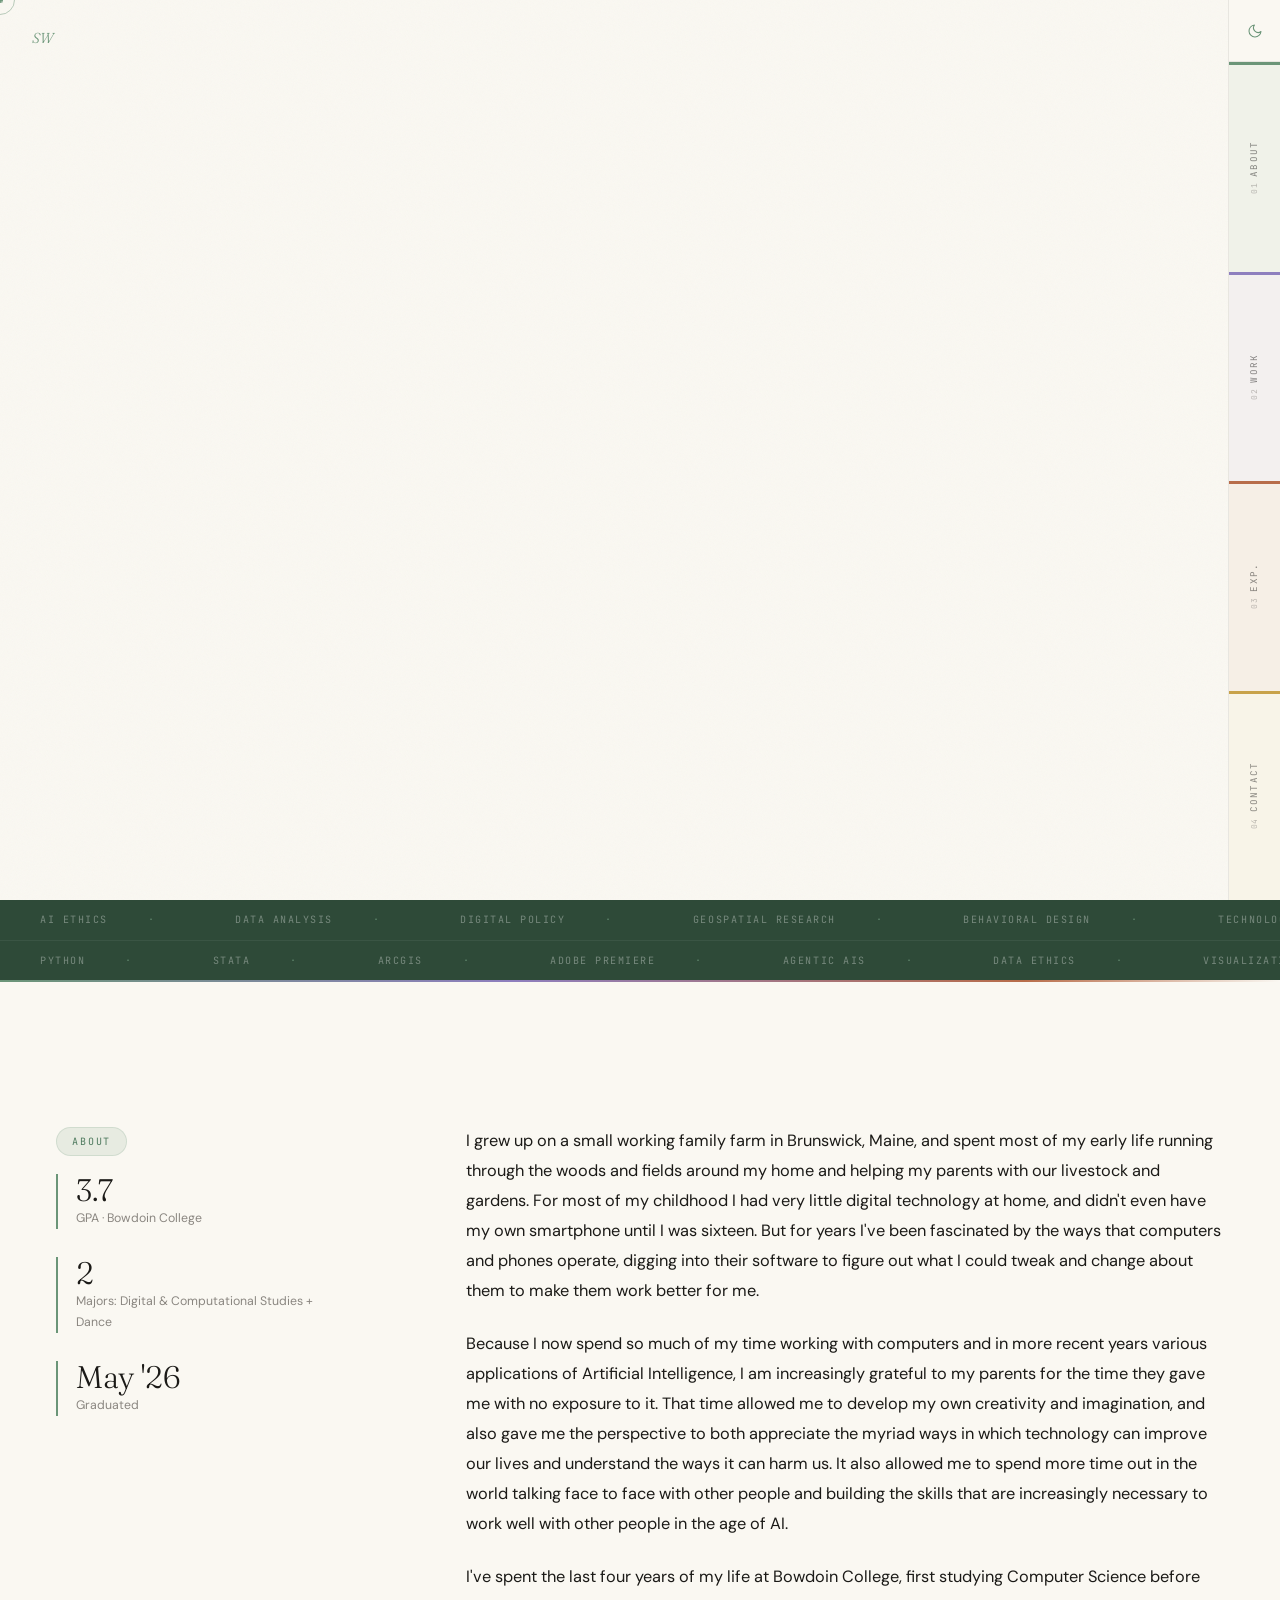
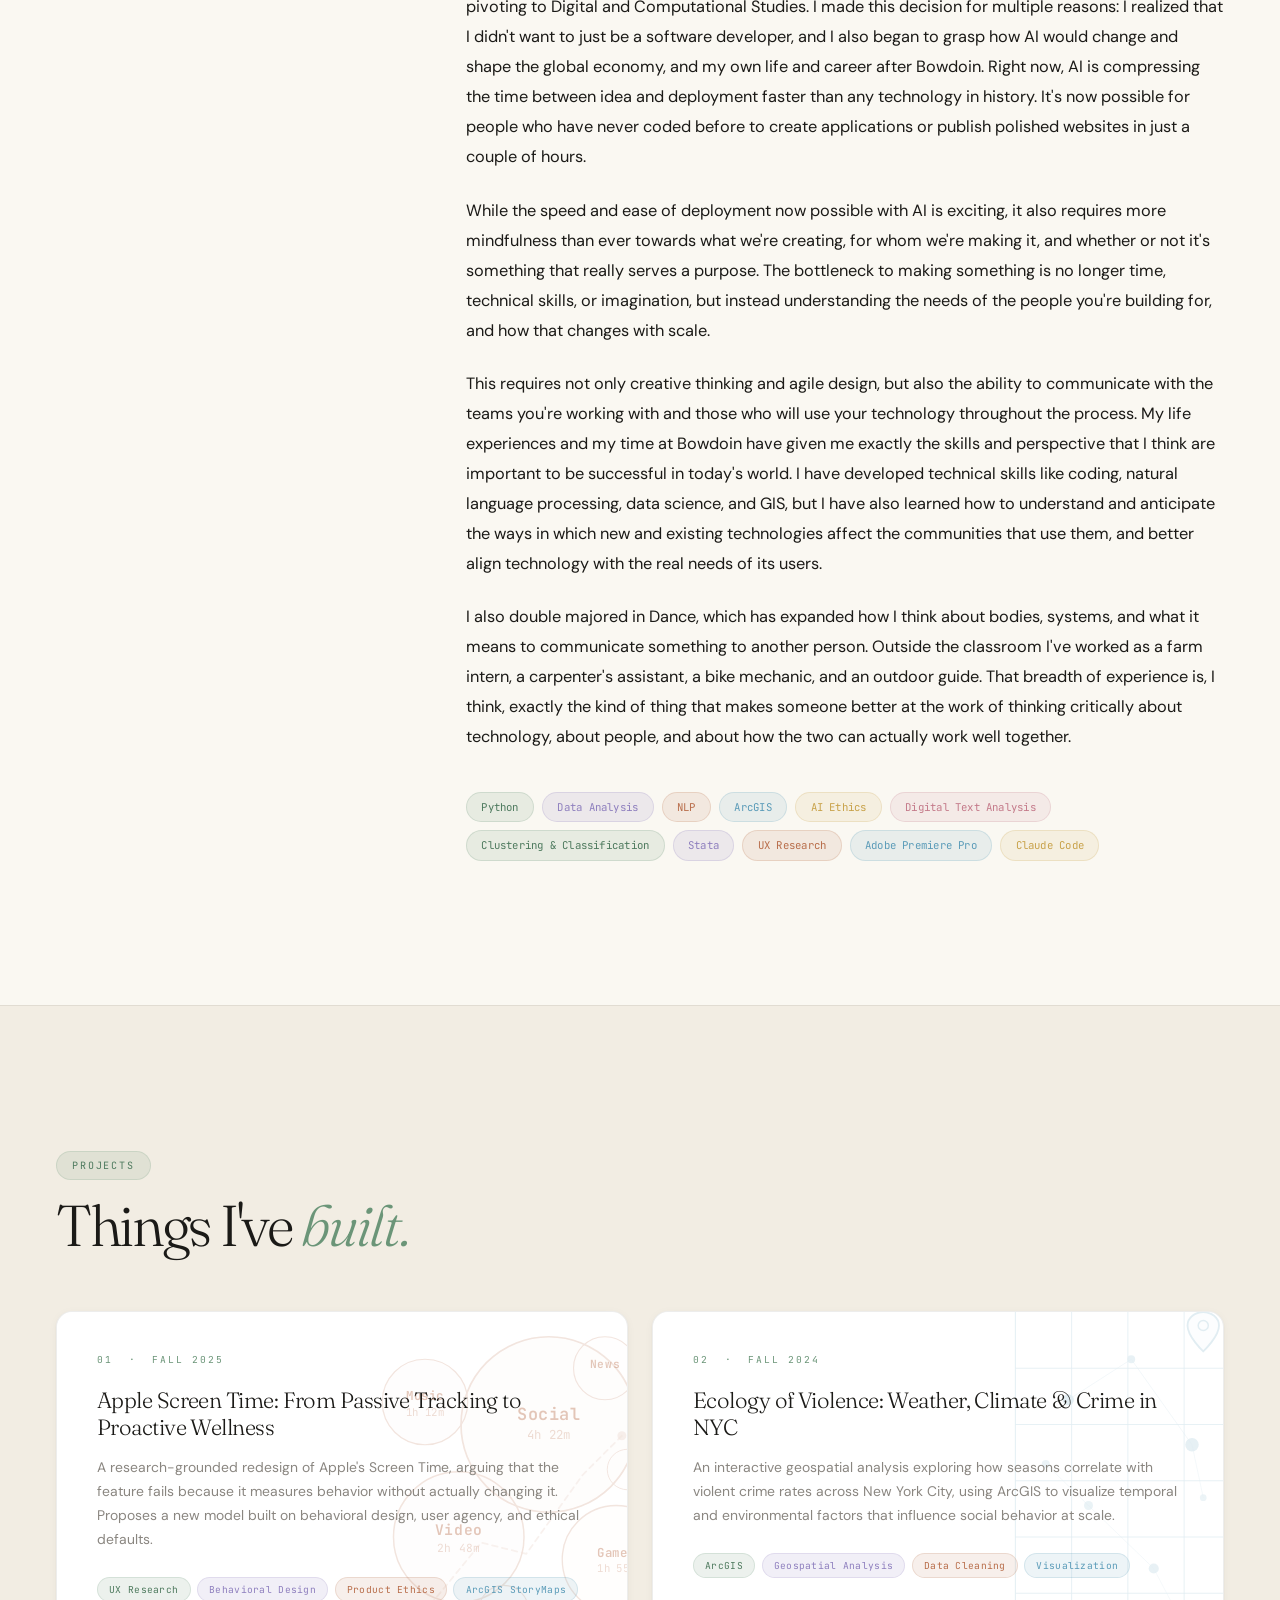
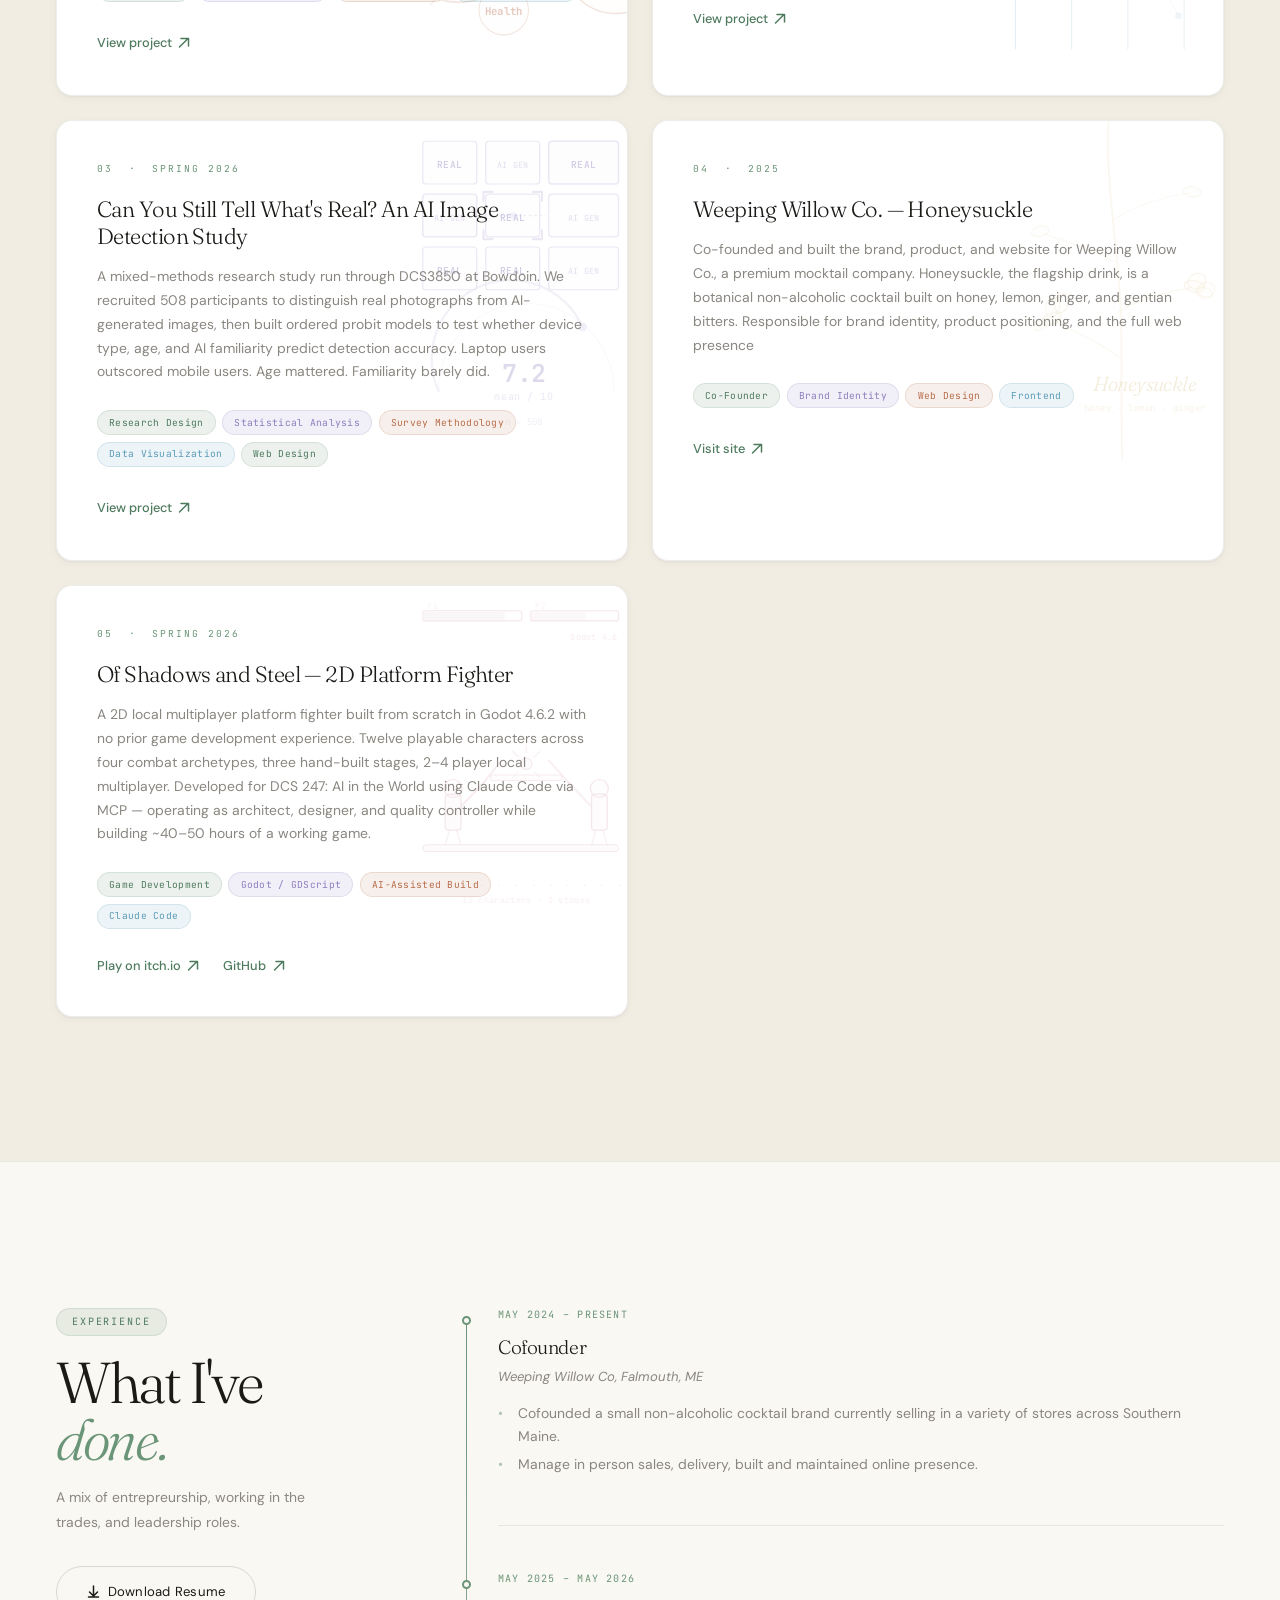
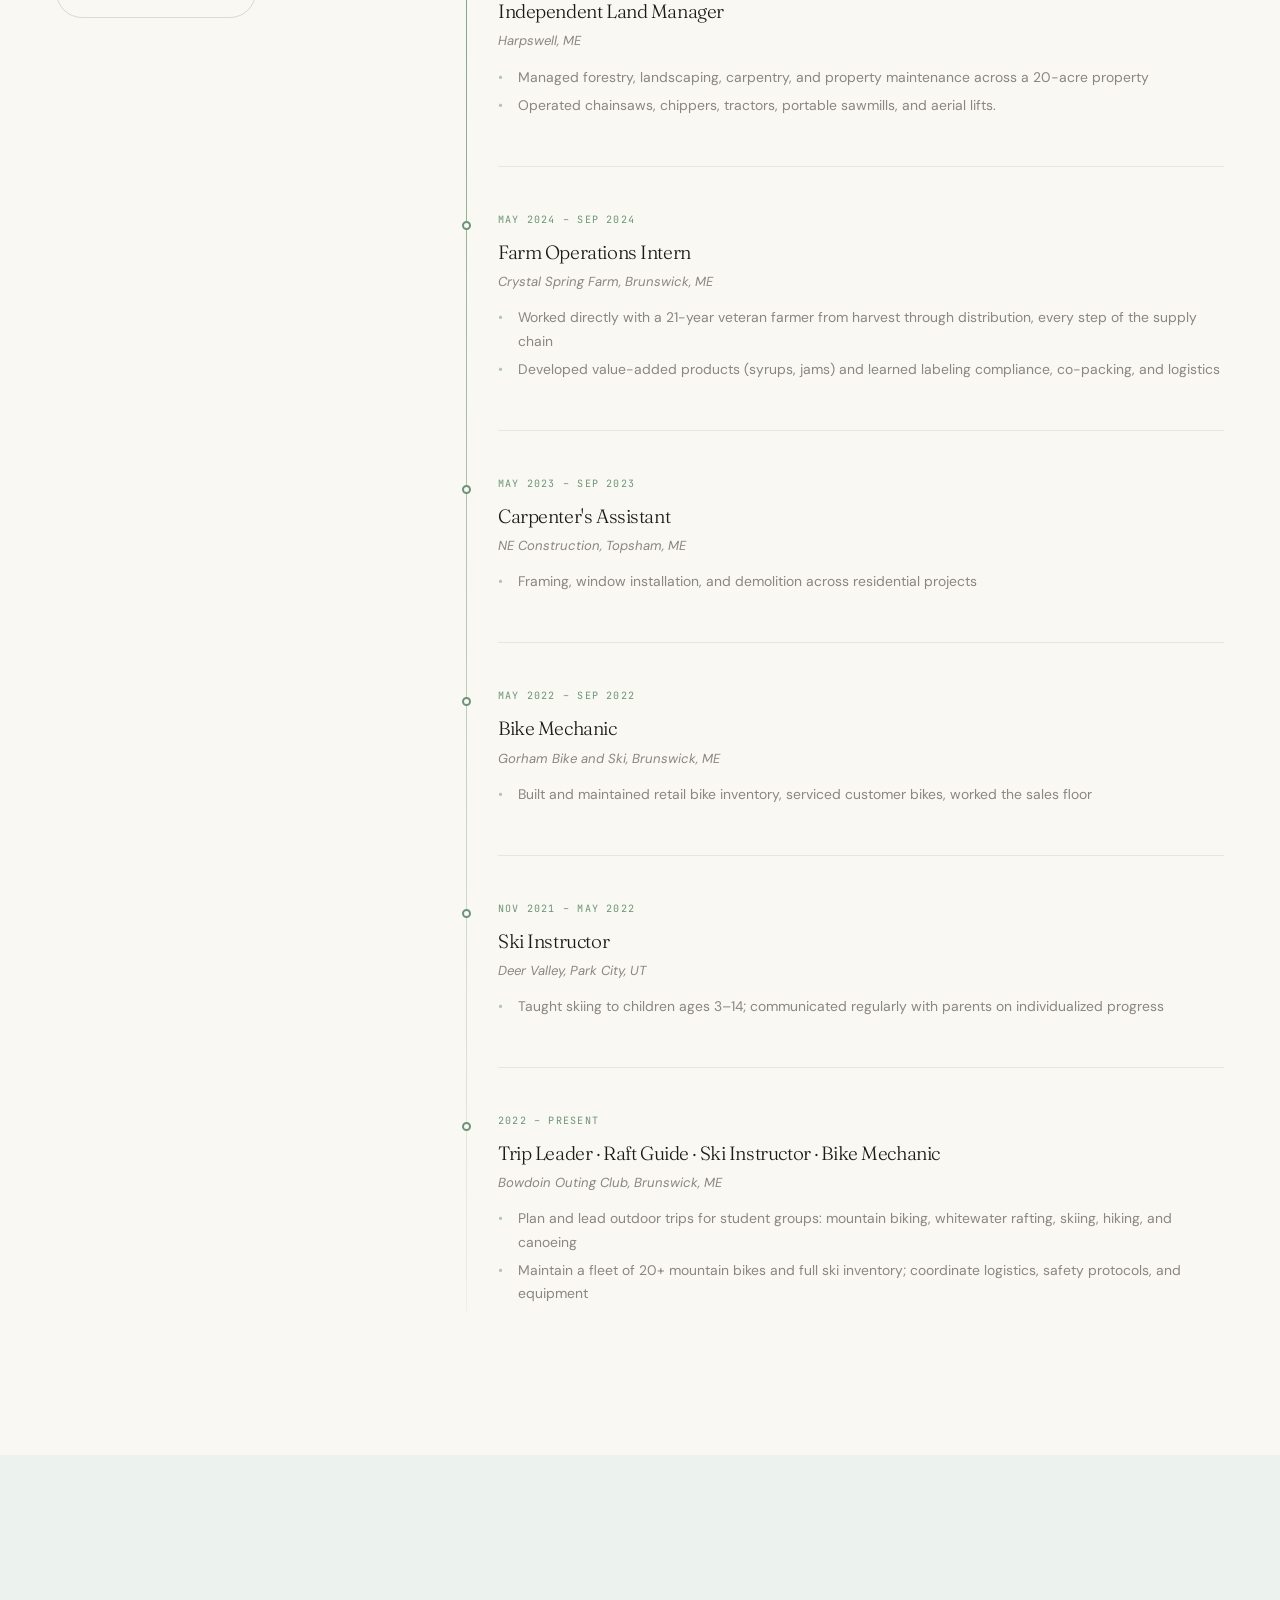
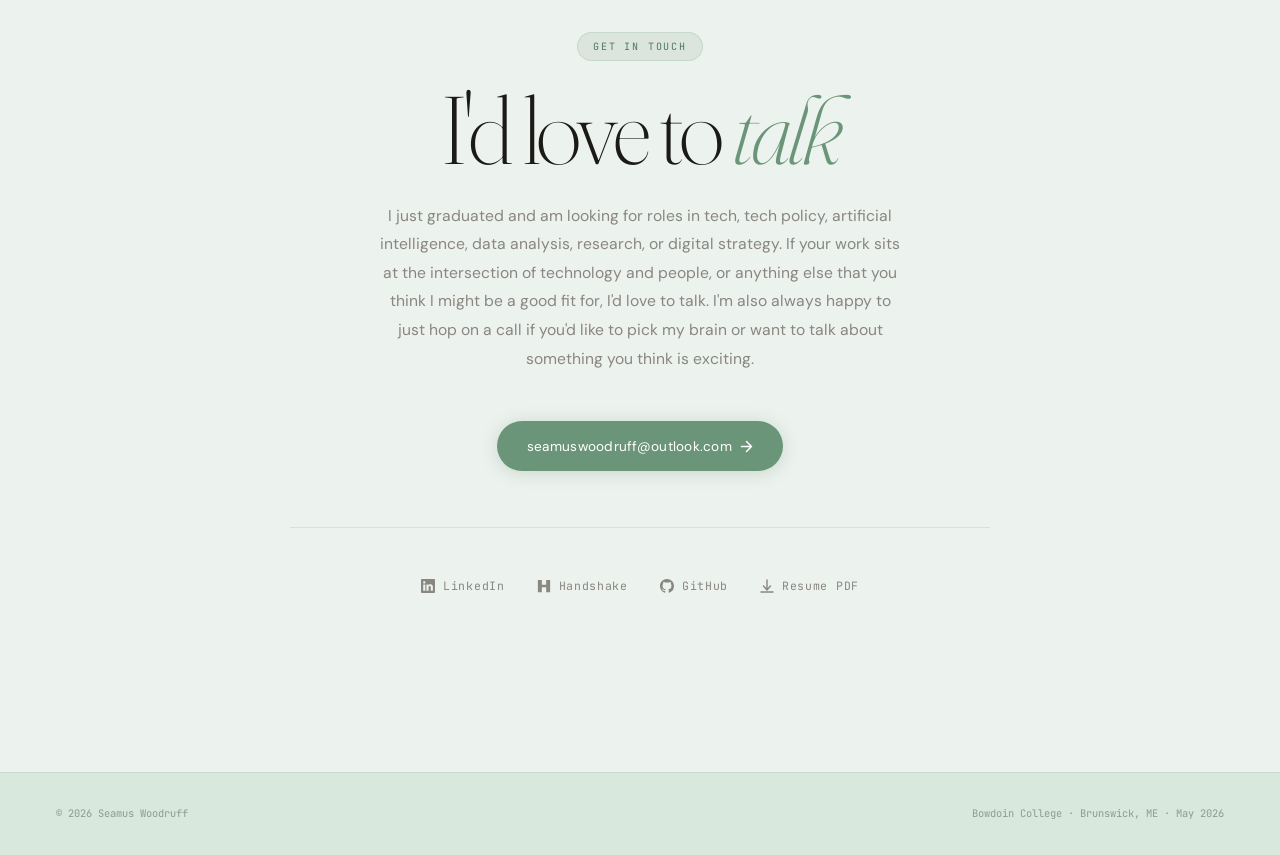
<file: index.html>
<!DOCTYPE html>
<html lang="en">
<head>
  <meta charset="UTF-8">
  <meta name="viewport" content="width=device-width, initial-scale=1.0">
  <title>Seamus Woodruff</title>
  <meta name="description" content="Seamus Woodruff, Digital and Computational Studies senior at Bowdoin College. Tech is easy to build. Harder to get right.">
  <meta property="og:title" content="Seamus Woodruff">
  <meta property="og:description" content="Tech is easy to build. Harder to get right.">
  <meta property="og:type" content="website">
  <link rel="icon" type="image/svg+xml" href="favicon.svg">
  <link rel="apple-touch-icon" href="favicon.svg">
  <link rel="preconnect" href="https://fonts.googleapis.com">
  <link rel="preconnect" href="https://fonts.gstatic.com" crossorigin>
  <link href="https://fonts.googleapis.com/css2?family=Fraunces:ital,opsz,wght@0,9..144,200;0,9..144,300;0,9..144,400;1,9..144,200;1,9..144,300;1,9..144,400&family=DM+Sans:ital,opsz,wght@0,9..40,300;0,9..40,400;0,9..40,500;1,9..40,300;1,9..40,400&family=JetBrains+Mono:wght@300;400;500&display=swap" rel="stylesheet">

  <style>
    :root {
      --bg:        #FAF8F2;
      --bg-2:      #F2EDE3;
      --bg-card:   #FFFFFF;
      --text:      #1B1A17;
      --muted:     #8A8680;
      --sage:      #6B9578;
      --sage-d:    #4E7A5E;
      --sage-p:    rgba(107,149,120,0.13);   /* pastel sage */
      --clay:      #B86D4A;
      --clay-p:    rgba(184,109,74,0.11);    /* pastel clay */
      --lav:       #8E7FBE;
      --lav-p:     rgba(142,127,190,0.12);   /* pastel lavender */
      --sky:       #5A9BB8;
      --sky-p:     rgba(90,155,184,0.11);    /* pastel sky */
      --warm:      #C8A24A;
      --warm-p:    rgba(200,162,74,0.1);     /* pastel warm yellow */
      --rose:      #C47A8A;
      --rose-p:    rgba(196,122,138,0.1);    /* pastel rose */
      --border:    rgba(27,26,23,0.08);
      --border-m:  rgba(27,26,23,0.14);
      --sh-sm:     0 1px 3px rgba(27,26,23,0.05), 0 2px 10px rgba(27,26,23,0.04);
      --sh-md:     0 4px 20px rgba(27,26,23,0.08), 0 1px 5px rgba(27,26,23,0.04);
      --sh-lg:     0 16px 48px rgba(27,26,23,0.1),  0 4px 16px rgba(27,26,23,0.05);
    }

    /* ─── Dark mode overrides ─── */
    [data-theme="dark"] {
      --bg:        #121820;
      --bg-2:      #161D27;
      --bg-card:   #1A2232;
      --text:      #DCE4F0;
      --muted:     #7A8699;
      --sage:      #4E8060;
      --sage-d:    #3D6B4E;
      --sage-p:    rgba(78,128,96,0.18);
      --border:    rgba(220,228,240,0.08);
      --border-m:  rgba(220,228,240,0.14);
      --sh-sm:     0 1px 3px rgba(0,0,0,0.3),  0 2px 10px rgba(0,0,0,0.2);
      --sh-md:     0 4px 20px rgba(0,0,0,0.36), 0 1px 5px rgba(0,0,0,0.22);
      --sh-lg:     0 16px 48px rgba(0,0,0,0.46), 0 4px 16px rgba(0,0,0,0.28);
    }
    [data-theme="dark"] #vnav {
      background: rgba(18,24,32,0.94);
    }
    [data-theme="dark"] #contact {
      background: #141C28;
    }
    [data-theme="dark"] footer {
      background: #111826;
    }
    [data-theme="dark"] footer span {
      color: rgba(220,228,240,.28);
    }
    [data-theme="dark"] .card-bg::after {
      background: linear-gradient(100deg, var(--bg-card) 18%, transparent 55%);
    }

    /* ─── Smooth theme transitions ─── */
    body, #vnav, .card, footer, #contact, #about, #projects, #experience,
    .btn, .skill, .tag, .tl-dot, .hero-wrap, .marquee-wrap {
      transition: background-color 0.32s ease, border-color 0.32s ease, color 0.32s ease;
    }

    /* ─── Theme toggle button ─── */
    .theme-toggle {
      background: none; border: none; padding: 0;
      width: 100%; height: 100%;
      display: flex; align-items: center; justify-content: center;
      color: var(--sage); cursor: none;
      transition: color 0.2s, opacity 0.2s;
    }
    .theme-toggle:hover { opacity: 0.65; }
    .theme-toggle .icon-sun,
    .theme-toggle .icon-moon {
      position: absolute;
      transition: opacity 0.25s ease, transform 0.35s cubic-bezier(.34,1.56,.64,1);
    }
    .theme-toggle .icon-sun  { opacity: 0; transform: rotate(90deg) scale(0.7); }
    .theme-toggle .icon-moon { opacity: 1; transform: rotate(0deg)  scale(1);   }
    [data-theme="dark"] .theme-toggle .icon-sun  { opacity: 1; transform: rotate(0deg)   scale(1);   }
    [data-theme="dark"] .theme-toggle .icon-moon { opacity: 0; transform: rotate(-90deg) scale(0.7); }

    *, *::before, *::after { box-sizing: border-box; margin: 0; padding: 0; }
    html { scroll-behavior: smooth; }
    body {
      background: var(--bg);
      color: var(--text);
      font-family: 'DM Sans', sans-serif;
      font-size: 16px; line-height: 1.7;
      -webkit-font-smoothing: antialiased;
      overflow-x: hidden; cursor: none;
    }

    /* ─── Progress bar ─── */
    #progress {
      position: fixed; top: 0; left: 0; height: 2px;
      background: linear-gradient(90deg, var(--sage), var(--lav), var(--clay));
      z-index: 9997; width: 0%; transition: width 0.08s linear;
    }

    /* ─── Cursor ─── */
    #cursor-dot {
      position: fixed; width: 5px; height: 5px;
      background: var(--sage); border-radius: 50%;
      pointer-events: none; z-index: 9999;
      transform: translate(-50%,-50%); will-change: left,top;
      transition: width .2s, height .2s, background .3s;
    }
    #cursor-ring {
      position: fixed; width: 30px; height: 30px;
      border: 1.5px solid rgba(107,149,120,0.45); border-radius: 50%;
      pointer-events: none; z-index: 9998;
      transform: translate(-50%,-50%); will-change: left,top;
      transition: width .3s cubic-bezier(.34,1.56,.64,1),
                  height .3s cubic-bezier(.34,1.56,.64,1),
                  border-color .3s;
    }
    body.link-hover #cursor-ring { width: 50px; height: 50px; border-color: rgba(107,149,120,.7); }
    body.link-hover #cursor-dot  { width: 7px; height: 7px; background: var(--sage-d); }

    /* ─── Logo mark (fixed top-left) ─── */
    .logo-mark {
      position: fixed; top: 0; left: 0; z-index: 501;
      padding: 1.6rem 2rem;
      font-family: 'Fraunces', serif; font-style: italic;
      font-size: 1.05rem; font-weight: 300; letter-spacing: -.01em;
      color: var(--text); text-decoration: none;
      transition: opacity .2s;
    }
    .logo-mark:hover { opacity: .6; }

    /* ─── Vertical right nav ─── */
    :root { --vnav: 52px; }

    #vnav {
      position: fixed; right: 0; top: 0; bottom: 0;
      width: var(--vnav); z-index: 500;
      display: flex; flex-direction: column;
      background: rgba(250,248,242,0.92);
      backdrop-filter: blur(16px); -webkit-backdrop-filter: blur(16px);
      border-left: 1px solid var(--border);
    }

    /* Monogram at top */
    .vnav-top {
      height: 62px; flex-shrink: 0;
      display: flex; align-items: center; justify-content: center;
      border-bottom: 1px solid var(--border);
    }
    .vnav-mono {
      font-family: 'Fraunces', serif; font-style: italic;
      font-size: .9rem; font-weight: 300;
      color: var(--sage); text-decoration: none;
    }

    /* Nav items fill remaining height equally */
    .vnav-links { flex: 1; display: flex; flex-direction: column; }

    .vnav-link {
      flex: 1; position: relative;
      display: flex; align-items: center; justify-content: center;
      text-decoration: none; overflow: hidden;
      transition: background .22s;
    }

    /* Per-section pastel tint */
    .vnav-link[data-c="sage"] { background: rgba(107,149,120,.07); }
    .vnav-link[data-c="lav"]  { background: rgba(142,127,190,.07); }
    .vnav-link[data-c="clay"] { background: rgba(184,109,74,.07);  }
    .vnav-link[data-c="warm"] { background: rgba(200,162,74,.06);  }
    .vnav-link:hover[data-c="sage"] { background: rgba(107,149,120,.17); }
    .vnav-link:hover[data-c="lav"]  { background: rgba(142,127,190,.17); }
    .vnav-link:hover[data-c="clay"] { background: rgba(184,109,74,.17);  }
    .vnav-link:hover[data-c="warm"] { background: rgba(200,162,74,.15);  }

    /* Colored stripe across the top of each section */
    .vnav-link::before {
      content: ''; position: absolute; top: 0; left: 0; right: 0;
      height: 3px;
      transition: height .3s cubic-bezier(.34,1.56,.64,1);
    }
    .vnav-link[data-c="sage"]::before { background: var(--sage); }
    .vnav-link[data-c="lav"]::before  { background: var(--lav);  }
    .vnav-link[data-c="clay"]::before { background: var(--clay); }
    .vnav-link[data-c="warm"]::before { background: var(--warm); }
    .vnav-link:hover::before { height: 6px; }

    /* Rotated text */
    .vnav-inner {
      writing-mode: vertical-rl; transform: rotate(180deg);
      display: flex; align-items: center; gap: .38rem;
    }
    .vnav-num {
      font-family: 'JetBrains Mono', monospace;
      font-size: .5rem; letter-spacing: .08em;
      color: var(--muted); opacity: .55;
      transition: opacity .2s;
    }
    .vnav-txt {
      font-family: 'JetBrains Mono', monospace;
      font-size: .58rem; letter-spacing: .14em; text-transform: uppercase;
      color: var(--text); opacity: .5;
      transition: opacity .2s;
    }
    .vnav-link:hover .vnav-num,
    .vnav-link:hover .vnav-txt { opacity: 1; }

    /* Active section — filled darker shade */
    .vnav-link.active[data-c="sage"] { background: rgba(107,149,120,.32); }
    .vnav-link.active[data-c="lav"]  { background: rgba(142,127,190,.30); }
    .vnav-link.active[data-c="clay"] { background: rgba(184,109,74,.28);  }
    .vnav-link.active[data-c="warm"] { background: rgba(200,162,74,.26);  }
    .vnav-link.active::before { height: 7px; }
    .vnav-link.active .vnav-num { opacity: .9; }
    .vnav-link.active .vnav-txt { opacity: 1; font-weight: 500; }

    /* ─── Buttons ─── */
    .btn {
      display: inline-flex; align-items: center; gap: .5rem;
      padding: .85rem 1.85rem; border-radius: 100px; /* pill shape */
      font-family: 'DM Sans', sans-serif; font-size: .85rem;
      font-weight: 400; letter-spacing: .02em;
      text-decoration: none; cursor: none; border: none;
      position: relative; overflow: hidden;
      transition: box-shadow .25s, transform .2s;
    }
    .btn::after {
      content: ''; position: absolute; inset: 0;
      background: radial-gradient(circle at var(--bx,50%) var(--by,50%), rgba(255,255,255,.25) 0%, transparent 65%);
      opacity: 0; transform: scale(.3); pointer-events: none;
      transition: opacity .45s, transform .5s cubic-bezier(.16,1,.3,1);
    }
    .btn:hover::after { opacity: 1; transform: scale(2.5); }
    .btn:active { transform: scale(.97); }

    .btn-primary {
      background: var(--sage); color: #fff;
      box-shadow: 0 2px 16px rgba(107,149,120,.28);
    }
    .btn-primary:hover { box-shadow: 0 6px 28px rgba(107,149,120,.4); }
    .btn-ghost {
      background: transparent; color: var(--text);
      border: 1.5px solid var(--border-m);
    }
    .btn-ghost:hover { border-color: var(--sage); color: var(--sage-d); }

    /* ─── Pill label (feedagency style) ─── */
    .label {
      display: inline-flex; align-items: center; gap: .55rem;
      font-family: 'JetBrains Mono', monospace; font-size: .63rem;
      color: var(--sage-d); letter-spacing: .18em; text-transform: uppercase;
      background: var(--sage-p); border: 1px solid rgba(107,149,120,.18);
      padding: .3rem .95rem; border-radius: 100px; /* pill */
      margin-bottom: 1.1rem;
    }

    /* ─── Scroll reveal ─── */
    .reveal {
      opacity: 0; transform: translateY(24px);
      transition: opacity .8s cubic-bezier(.16,1,.3,1), transform .8s cubic-bezier(.16,1,.3,1);
    }
    .reveal.visible { opacity: 1; transform: none; }
    .d1{transition-delay:.08s} .d2{transition-delay:.17s}
    .d3{transition-delay:.27s} .d4{transition-delay:.38s}

    /* ════════════════════════════════════════
       HERO — cream base, tonal glows + grain
    ════════════════════════════════════════ */
    .hero-wrap {
      position: relative; min-height: 100vh;
      display: flex; flex-direction: column; justify-content: center;
      background: var(--bg);
    }

    /* Grain texture overlay — adds tactile depth without competing with content */
    .hero-wrap::after {
      content: '';
      position: absolute; inset: 0; z-index: 1;
      pointer-events: none;
      background-image: url("data:image/svg+xml,%3Csvg xmlns='http://www.w3.org/2000/svg' width='256' height='256'%3E%3Cfilter id='n'%3E%3CfeTurbulence type='fractalNoise' baseFrequency='0.85' numOctaves='4' stitchTiles='stitch'/%3E%3C/filter%3E%3Crect width='100%25' height='100%25' filter='url(%23n)'/%3E%3C/svg%3E");
      background-size: 180px 180px;
      opacity: 0.038;
      mix-blend-mode: multiply;
    }

    /* Diffuse light-leak glows — single tonal family, no outlines */
    .shape {
      position: absolute; border-radius: 50%;
      pointer-events: none;
    }

    /* Large sage glow — upper right */
    .sh-1 {
      width: 720px; height: 720px;
      background: radial-gradient(circle, rgba(107,149,120,.10) 0%, rgba(107,149,120,.03) 50%, transparent 72%);
      top: -260px; right: -220px;
      animation: shDrift1 24s ease-in-out infinite;
    }
    /* Warm amber glow — lower left, grounds the layout */
    .sh-2 {
      width: 560px; height: 560px;
      background: radial-gradient(circle, rgba(184,155,100,.08) 0%, rgba(184,155,100,.02) 55%, transparent 72%);
      bottom: -180px; left: -160px;
      animation: shDrift2 30s ease-in-out infinite;
    }
    /* Secondary sage accent — mid-scene, very faint */
    .sh-3 {
      width: 380px; height: 380px;
      background: radial-gradient(circle, rgba(107,149,120,.06) 0%, transparent 65%);
      top: 22%; right: 18%;
      animation: shDrift3 20s ease-in-out infinite;
    }
    /* Remaining shape slots hidden */
    .sh-4, .sh-5, .sh-6 { display: none; }

    @keyframes shDrift1 { 0%,100%{transform:translate(0,0)}  45%{transform:translate(-22px,18px)}  78%{transform:translate(14px,-16px)} }
    @keyframes shDrift2 { 0%,100%{transform:translate(0,0)}  38%{transform:translate(18px,-20px)}  72%{transform:translate(-12px,14px)} }
    @keyframes shDrift3 { 0%,100%{transform:translate(0,0)}  50%{transform:translate(-10px,12px)}  }

    .hero-inner {
      position: relative; z-index: 2;
      max-width: 1240px; margin: 0 auto;
      padding: 11rem 3.5rem 5rem;
      display: grid; grid-template-columns: 1fr 420px;
      gap: 5rem; align-items: center;
    }

    /* ════════════════════════════════════════
       PRELOADER
    ════════════════════════════════════════ */
    body.preloading { overflow: hidden; }

    #preloader {
      position: fixed; inset: 0; z-index: 10000;
      background:
        radial-gradient(ellipse 90% 75% at 5% 108%,  rgba(107,149,120,.75) 0%, transparent 58%),
        radial-gradient(ellipse 75% 65% at 95% -8%,  rgba(107,149,120,.65) 0%, transparent 56%),
        radial-gradient(ellipse 55% 45% at 55% 55%,  rgba(107,149,120,.18) 0%, transparent 65%),
        var(--bg);
      display: flex; flex-direction: column;
      align-items: center; justify-content: center;
      pointer-events: none;
    }
    #preloader.pl-exit {
      animation: plSlideUp .7s cubic-bezier(.76,0,.24,1) forwards;
    }
    @keyframes plSlideUp { to { transform: translateY(-100%); } }

    /* Flash line — sweeps across just before exit */
    .pl-flash {
      position: fixed; z-index: 10001;
      top: 0; left: 0; right: 0; bottom: 0;
      pointer-events: none;
      overflow: hidden;
    }
    .pl-flash::after {
      content: '';
      position: absolute; top: 0; bottom: 0;
      left: -100%; width: 60%;
      background: linear-gradient(90deg, transparent, rgba(107,149,120,.18), rgba(142,127,190,.15), rgba(184,109,74,.12), transparent);
      animation: flashSweep .5s ease 2.15s forwards;
    }
    @keyframes flashSweep { to { left: 140%; } }

    /* Ring */
    .pl-ring-wrap {
      position: relative; width: 110px; height: 110px;
      margin-bottom: 2.25rem;
      animation: plRingIn .9s cubic-bezier(.34,1.56,.64,1) .15s both;
    }
    @keyframes plRingIn {
      from { opacity: 0; transform: scale(.2) rotate(-180deg); }
      to   { opacity: 1; transform: scale(1) rotate(0deg); }
    }
    .pl-ring-spin {
      position: absolute; inset: -3px; border-radius: 50%;
      background: conic-gradient(var(--sage) 0%, transparent 22%, var(--lav) 50%, transparent 72%, var(--clay) 85%, transparent 92%, var(--sage) 100%);
      animation: ringRotate 3s linear infinite;
    }
    .pl-ring-mask { position: absolute; inset: 3px; border-radius: 50%; background: var(--bg); }
    .pl-mono {
      position: absolute; inset: 0;
      display: flex; align-items: center; justify-content: center;
      font-family: 'Fraunces', serif; font-style: italic;
      font-size: 1.9rem; font-weight: 300; color: var(--sage);
      animation: plFadeIn .5s ease .6s both;
    }

    /* Name */
    .pl-name { text-align: center; overflow: hidden; }
    .pl-name-line { overflow: hidden; display: block; }
    .pl-name-inner {
      display: block;
      font-family: 'Fraunces', serif;
      font-size: clamp(2.2rem, 4.5vw, 3.8rem);
      font-weight: 200; letter-spacing: -.04em; line-height: .92;
      color: var(--text);
      opacity: 0; transform: translateY(32px);
      animation: slideUp .85s cubic-bezier(.16,1,.3,1) both;
    }
    .pl-name-line:nth-child(1) .pl-name-inner { animation-delay: .65s; }
    .pl-name-line:nth-child(2) .pl-name-inner {
      font-style: italic; color: var(--sage);
      animation-delay: .78s;
    }

    /* Progress bar */
    .pl-bar-wrap {
      margin-top: 2.25rem; width: 180px; height: 1px;
      background: var(--border); overflow: hidden;
      animation: plFadeIn .3s ease 1s both;
    }
    .pl-bar {
      height: 100%; width: 100%;
      background: linear-gradient(90deg, var(--sage), var(--lav), var(--clay));
      transform: scaleX(0); transform-origin: left;
      animation: plBarFill 1.1s cubic-bezier(.16,1,.3,1) 1s forwards;
    }
    @keyframes plBarFill { to { transform: scaleX(1); } }
    @keyframes plFadeIn  { from { opacity: 0; } to { opacity: 1; } }

    /* ─── Shapes — materialise after load ─── */
    .shape {
      opacity: 0; filter: blur(12px);
      transition: opacity .9s ease, filter .9s ease;
    }
    body.site-loaded .sh-1 { opacity: 1; filter: blur(0); transition-delay: .05s; }
    body.site-loaded .sh-2 { opacity: 1; filter: blur(0); transition-delay: .20s; }
    body.site-loaded .sh-3 { opacity: 1; filter: blur(0); transition-delay: .12s; }

    /* ─── Hero — static "from" states, no animation until site-loaded ─── */
    /* Elements sit invisible; body.site-loaded triggers animations fresh */
    .hero-name {
      font-family: 'Fraunces', serif;
      font-size: clamp(4.5rem, 11vw, 9.5rem);
      font-weight: 200; line-height: .88; letter-spacing: -.04em;
      color: var(--text); margin-bottom: 2.25rem;
    }
    .hero-name .line { display: block; }
    .hero-name .line-inner { display: block; }
    .hero-name .italic { font-style: italic; color: var(--sage); }

    /* Chars: invisible and shifted down until site-loaded */
    .hero-name .ch {
      display: inline-block;
      opacity: 0; transform: translateY(1.1em);
    }
    /* Trigger char animation when site is ready */
    body.site-loaded .hero-name .ch {
      animation: charUp .72s cubic-bezier(.16,1,.3,1) both;
    }
    @keyframes charUp { to { opacity: 1; transform: translateY(0); } }

    @keyframes slideUp { to { transform: translateY(0); opacity: 1; } }
    @keyframes fadeUp  { to { opacity: 1; transform: translateY(0); } }

    /* Sub: invisible until site-loaded triggers blur+slide */
    .hero-sub {
      font-size: 1rem; color: var(--muted); line-height: 1.82;
      max-width: 430px; margin-bottom: 2.75rem;
      opacity: 0; transform: translateY(20px); filter: blur(7px);
    }
    body.site-loaded .hero-sub {
      animation: subReveal .95s cubic-bezier(.16,1,.3,1) .72s both;
    }
    @keyframes subReveal { to { opacity: 1; transform: translateY(0); filter: blur(0); } }

    /* CTAs: buttons invisible until site-loaded spring-pops them */
    .hero-ctas { display: flex; gap: 1rem; flex-wrap: wrap; }
    .hero-ctas .btn { opacity: 0; transform: scale(.72) translateY(18px); }
    body.site-loaded .hero-ctas .btn {
      animation: btnPop .65s cubic-bezier(.34,1.56,.64,1) both;
    }
    body.site-loaded .hero-ctas .btn:nth-child(1) { animation-delay: .88s; }
    body.site-loaded .hero-ctas .btn:nth-child(2) { animation-delay: 1.06s; }
    @keyframes btnPop { to { opacity: 1; transform: scale(1) translateY(0); } }

    /* ─── Circular photo ─── */
    .hero-image-wrap { display: flex; justify-content: center; align-items: center; }
    .photo-ring-wrap {
      position: relative; width: 400px; height: 400px;
      opacity: 0; transform: scale(.86) rotate(-5deg) translateY(22px);
    }
    body.site-loaded .photo-ring-wrap {
      animation: photoIn 1.3s cubic-bezier(.16,1,.3,1) .48s both;
    }
    @keyframes photoIn { to { opacity: 1; transform: scale(1) rotate(0deg) translateY(0); } }
    .photo-ring {
      position: absolute; inset: -4px; border-radius: 50%;
      background: conic-gradient(var(--sage) 0%, transparent 22%, var(--lav) 50%, transparent 72%, var(--clay) 85%, transparent 92%, var(--sage) 100%);
      animation: ringRotate 9s linear infinite;
    }
    @keyframes ringRotate { to { transform: rotate(360deg); } }
    .photo-ring-mask { position: absolute; inset: 4px; border-radius: 50%; background: var(--bg); }
    .photo-frame { position: absolute; inset: 8px; border-radius: 50%; overflow: hidden; }
    .photo-frame img {
      width: 100%; height: 100%; object-fit: cover;
      object-position: center 12%; display: block;
    }
    .photo-caption {
      position: absolute; bottom: -2.2rem; left: 50%; transform: translateX(-50%);
      white-space: nowrap; font-family: 'JetBrains Mono', monospace;
      font-size: .58rem; color: var(--muted); letter-spacing: .1em; text-transform: uppercase;
    }

    /* ════════════════════════════════════════
       MARQUEE — sage-green strip, feedagency style
    ════════════════════════════════════════ */
    .marquee-wrap {
      background: #2E4A38; /* rich dark sage for contrast */
      overflow: hidden; position: relative; z-index: 3;
    }
    .marquee-strip { display: flex; overflow: hidden; padding: .7rem 0; }
    .marquee-strip + .marquee-strip { border-top: 1px solid rgba(255,255,255,.06); }
    .marquee-track { display: flex; white-space: nowrap; flex-shrink: 0; will-change: transform; }
    .mtrack-l { animation: mLeft  42s linear infinite; }
    .mtrack-r { animation: mRight 48s linear infinite; }
    @keyframes mLeft  { 0%{transform:translateX(0)}    100%{transform:translateX(-50%)} }
    @keyframes mRight { 0%{transform:translateX(-50%)} 100%{transform:translateX(0)}    }
    .m-item {
      font-family: 'JetBrains Mono', monospace; font-size: .63rem;
      color: rgba(255,255,255,.35); letter-spacing: .15em; text-transform: uppercase;
      padding: 0 2.5rem; flex-shrink: 0;
      display: inline-flex; align-items: center; gap: 2.5rem;
    }
    .m-item::after { content: '·'; color: rgba(107,149,120,.8); }

    /* Gradient accent rule */
    .section-rule {
      height: 2px;
      background: linear-gradient(90deg, var(--sage) 0%, var(--lav) 40%, var(--clay) 80%, transparent 100%);
    }

    /* ════════════════════════════════════════
       ABOUT
    ════════════════════════════════════════ */
    #about { padding: 9rem 3.5rem; background: var(--bg); }
    .about-inner {
      max-width: 1240px; margin: 0 auto;
      display: grid; grid-template-columns: 290px 1fr;
      gap: 7.5rem; align-items: start;
    }
    .about-aside-title {
      font-family: 'Fraunces', serif;
      font-size: clamp(2rem,3vw,2.8rem);
      font-weight: 300; letter-spacing: -.035em; line-height: 1.1;
      color: var(--text); margin-bottom: 2.75rem;
    }
    .about-aside-title em { font-style: italic; color: var(--sage); }

    .stats { display: flex; flex-direction: column; gap: 1.75rem; }
    .stat { border-left: 2px solid var(--sage); padding-left: 1.1rem; transition: border-color .25s; }
    .stat:hover { border-color: var(--clay); }
    .stat-val { font-family: 'Fraunces', serif; font-size: 1.95rem; font-weight: 300; color: var(--text); line-height: 1; }
    .stat-lbl { font-size: .77rem; color: var(--muted); margin-top: .2rem; }

    .about-body p { font-size: 1.02rem; color: var(--text); line-height: 1.84; margin-bottom: 1.45rem; }
    .about-body p:last-of-type { margin-bottom: 0; }
    .about-body strong { color: var(--sage-d); font-weight: 500; }
    .about-body em { font-style: italic; }

    /* Pill skill tags — each gets a pastel color, rotate on hover */
    .skills { display: flex; flex-wrap: wrap; gap: .5rem; margin-top: 2.5rem; }
    .skill {
      font-family: 'JetBrains Mono', monospace; font-size: .67rem;
      padding: .32rem .9rem; border-radius: 100px; /* pill */
      letter-spacing: .02em; border: 1px solid transparent;
      transition: transform .25s cubic-bezier(.34,1.56,.64,1), box-shadow .2s;
    }
    /* Pastel color cycle */
    .skill:nth-child(6n+1) { background: var(--sage-p); color: var(--sage-d); border-color: rgba(107,149,120,.2); }
    .skill:nth-child(6n+2) { background: var(--lav-p);  color: var(--lav);   border-color: rgba(142,127,190,.2); }
    .skill:nth-child(6n+3) { background: var(--clay-p); color: var(--clay);  border-color: rgba(184,109,74,.2);  }
    .skill:nth-child(6n+4) { background: var(--sky-p);  color: var(--sky);   border-color: rgba(90,155,184,.2);  }
    .skill:nth-child(6n+5) { background: var(--warm-p); color: var(--warm);  border-color: rgba(200,162,74,.2);  }
    .skill:nth-child(6n+6) { background: var(--rose-p); color: var(--rose);  border-color: rgba(196,122,138,.2); }
    .skill:nth-child(odd):hover  { transform: rotate(-2deg) scale(1.08); box-shadow: var(--sh-sm); }
    .skill:nth-child(even):hover { transform: rotate( 2deg) scale(1.08); box-shadow: var(--sh-sm); }

    /* ════════════════════════════════════════
       PROJECTS
    ════════════════════════════════════════ */
    #projects { padding: 9rem 3.5rem; background: var(--bg-2); border-top: 1px solid var(--border); }
    .projects-inner { max-width: 1240px; margin: 0 auto; }
    .section-header { margin-bottom: 3.5rem; }
    .section-title {
      font-family: 'Fraunces', serif; font-size: clamp(2.4rem,4.5vw,4rem);
      font-weight: 300; letter-spacing: -.04em; line-height: 1.0; color: var(--text);
    }
    .section-title em { font-style: italic; color: var(--sage); }

    .projects-grid { display: grid; grid-template-columns: 1fr 1fr; gap: 1.5rem; }

    .card {
      display: block; background: var(--bg-card); border: 1px solid var(--border);
      border-radius: 16px; /* more rounded — feedagency feel */ padding: 2.5rem;
      text-decoration: none; position: relative; overflow: hidden;
      box-shadow: var(--sh-sm);
      transition: border-color .25s, box-shadow .3s, transform .3s;
      will-change: transform;
    }
    .card:focus-visible { outline: 2px solid var(--sage); outline-offset: 3px; }
    .card-accent-line {
      position: absolute; top: 0; left: 0; right: 0; height: 3px;
      background: linear-gradient(90deg, var(--sage), var(--lav), var(--clay));
      transform: scaleX(0); transform-origin: left;
      transition: transform .4s cubic-bezier(.34,1.56,.64,1);
    }
    .card:hover .card-accent-line { transform: scaleX(1); }
    .card:hover { border-color: rgba(107,149,120,.22); box-shadow: var(--sh-lg); }

    .card-num { font-family: 'JetBrains Mono', monospace; font-size: .6rem; color: var(--sage); letter-spacing: .2em; margin-bottom: 1.2rem; }
    .card-title { font-family: 'Fraunces', serif; font-size: 1.38rem; font-weight: 300; letter-spacing: -.025em; line-height: 1.22; color: var(--text); margin-bottom: .9rem; }
    .card-desc { font-size: .87rem; color: var(--muted); line-height: 1.72; margin-bottom: 1.6rem; }
    .card-tags { display: flex; flex-wrap: wrap; gap: .4rem; margin-bottom: 1.6rem; }
    .tag {
      font-family: 'JetBrains Mono', monospace; font-size: .6rem;
      padding: .22rem .7rem; border-radius: 100px; /* pill */
      letter-spacing: .03em; border: 1px solid transparent;
      transition: transform .2s cubic-bezier(.34,1.56,.64,1);
    }
    .tag:nth-child(4n+1) { background: var(--sage-p); color: var(--sage-d); border-color: rgba(107,149,120,.18); }
    .tag:nth-child(4n+2) { background: var(--lav-p);  color: var(--lav);   border-color: rgba(142,127,190,.18); }
    .tag:nth-child(4n+3) { background: var(--clay-p); color: var(--clay);  border-color: rgba(184,109,74,.18);  }
    .tag:nth-child(4n+4) { background: var(--sky-p);  color: var(--sky);   border-color: rgba(90,155,184,.18);  }
    .tag:hover { transform: rotate(-1.5deg) scale(1.05); }

    /* ─── Card background illustrations ─── */
    .card-bg {
      position: absolute; inset: 0; pointer-events: none;
      border-radius: 16px; overflow: hidden;
      transition: opacity .3s;
    }
    .card-bg svg {
      position: absolute; right: 0; top: 0;
      width: 75%; height: 100%;
      opacity: .18; transition: opacity .3s;
    }
    .card-bg svg.card-bg-labels {
      opacity: .38;
    }
    .card:hover .card-bg svg { opacity: .28; }
    .card:hover .card-bg svg.card-bg-labels { opacity: .52; }
    /* Gradient fade so text on the left stays on clean white */
    .card-bg::after {
      content: '';
      position: absolute; inset: 0;
      background: linear-gradient(100deg, var(--bg-card) 18%, transparent 55%);
    }
    /* Content floats above bg */
    .card-num, .card-title, .card-desc, .card-tags, .card-cta {
      position: relative; z-index: 1;
    }

    .card-cta { font-size: .8rem; color: var(--sage-d); display: inline-flex; align-items: center; gap: .4rem; font-weight: 500; position: relative; text-decoration: none; }
    .card-cta::after { content: ''; position: absolute; bottom: -1px; left: 0; width: 0; height: 1px; background: var(--sage); transition: width .25s; }
    .card:hover .card-cta::after { width: 100%; }
    .card-cta svg { transition: transform .2s; }
    .card:hover .card-cta svg { transform: translate(2px,-2px); }

    /* ════════════════════════════════════════
       EXPERIENCE
    ════════════════════════════════════════ */
    #experience { padding: 9rem 3.5rem; background: var(--bg); border-top: 1px solid var(--border); }
    .experience-inner {
      max-width: 1240px; margin: 0 auto;
      display: grid; grid-template-columns: 290px 1fr;
      gap: 7.5rem; align-items: start;
    }
    .experience-aside { position: sticky; top: 8rem; }
    .timeline { position: relative; padding-left: 2rem; }
    .timeline::before {
      content: ''; position: absolute; left: 0; top: .6rem; bottom: 0; width: 1px;
      background: linear-gradient(to bottom, var(--sage) 0%, rgba(107,149,120,.08) 100%);
    }
    .tl-item { position: relative; padding-bottom: 2.75rem; margin-bottom: 2.75rem; border-bottom: 1px solid var(--border); }
    .tl-item:last-child { padding-bottom: 0; margin-bottom: 0; border-bottom: none; }
    .tl-dot {
      position: absolute; left: -2rem; top: .6rem;
      width: 9px; height: 9px; border-radius: 50%;
      background: var(--bg); border: 2px solid var(--sage);
      transform: translateX(-4px); transition: background .2s, transform .2s;
    }
    .tl-item:hover .tl-dot { background: var(--sage); transform: translateX(-4px) scale(1.25); }
    .tl-date { font-family: 'JetBrains Mono', monospace; font-size: .63rem; color: var(--sage); letter-spacing: .12em; margin-bottom: .5rem; }
    .tl-title { font-family: 'Fraunces', serif; font-size: 1.2rem; font-weight: 300; letter-spacing: -.022em; color: var(--text); margin-bottom: .15rem; }
    .tl-org { font-size: .82rem; color: var(--muted); font-style: italic; margin-bottom: .8rem; }
    .tl-bullets { list-style: none; }
    .tl-bullets li {
      font-size: .87rem; color: var(--muted); line-height: 1.68;
      padding-left: 1.25rem; position: relative; margin-bottom: .3rem;
    }
    .tl-bullets li::before { content: '•'; position: absolute; left: 0; color: var(--sage); opacity: .5; }

    /* ════════════════════════════════════════
       CONTACT — soft sage tint + shapes
    ════════════════════════════════════════ */
    #contact {
      padding: 11rem 3.5rem; text-align: center;
      background: #ECF2EE; /* very soft sage — not dark */
      position: relative; overflow: hidden;
    }
    /* Decorative circles in contact section */
    #contact .shape.sh-c1 {
      width: 500px; height: 500px;
      background: radial-gradient(circle at 50% 50%, rgba(107,149,120,.14) 0%, transparent 65%);
      border: 1px solid rgba(107,149,120,.08);
      top: -150px; right: -150px; animation: shDrift1 18s ease-in-out infinite;
    }
    #contact .shape.sh-c2 {
      width: 300px; height: 300px;
      background: radial-gradient(circle at 50% 50%, rgba(142,127,190,.1) 0%, transparent 65%);
      border: 1px solid rgba(142,127,190,.07);
      bottom: -80px; left: -80px; animation: shDrift2 22s ease-in-out infinite;
    }
    .contact-inner { max-width: 700px; margin: 0 auto; position: relative; z-index: 2; }
    .contact-title {
      font-family: 'Fraunces', serif;
      font-size: clamp(3rem,7.5vw,6.5rem);
      font-weight: 200; letter-spacing: -.045em; line-height: .93;
      color: var(--text); margin-bottom: 1.75rem;
    }
    .contact-title em { font-style: italic; color: var(--sage); }
    .contact-body {
      font-size: .98rem; color: var(--muted); line-height: 1.82;
      margin-bottom: 3rem; max-width: 520px; margin-left: auto; margin-right: auto;
    }
    .contact-links {
      display: flex; justify-content: center; align-items: center;
      gap: 2rem; flex-wrap: wrap;
      margin-top: 3.5rem; padding-top: 3rem;
      border-top: 1px solid rgba(107,149,120,.18);
    }
    .contact-link {
      display: inline-flex; align-items: center; gap: .5rem;
      font-family: 'JetBrains Mono', monospace; font-size: .72rem;
      color: var(--muted); text-decoration: none;
      letter-spacing: .06em; position: relative; transition: color .2s;
    }
    .contact-link::after {
      content: ''; position: absolute; bottom: -2px; left: 0;
      width: 0; height: 1px; background: var(--sage); transition: width .25s;
    }
    .contact-link:hover { color: var(--sage-d); }
    .contact-link:hover::after { width: 100%; }

    /* ─── Footer ─── */
    footer {
      padding: 2rem 3.5rem; background: #D8E8DC; /* soft sage */
      border-top: 1px solid rgba(107,149,120,.15);
      display: flex; justify-content: space-between; align-items: center; flex-wrap: wrap; gap: 1rem;
    }
    footer span { font-family: 'JetBrains Mono', monospace; font-size: .65rem; color: rgba(27,26,23,.38); }

    /* ─── Responsive ─── */
    @media (max-width: 960px) {
      #vnav { display: none; }
      .logo-mark { padding: 1.25rem 1.75rem; }
      .hero-inner { grid-template-columns: 1fr; padding: 10rem 1.75rem 5rem; gap: 4rem; }
      .hero-image-wrap { order: -1; }
      .photo-ring-wrap { width: 300px; height: 300px; }
      .about-inner, .experience-inner { grid-template-columns: 1fr; gap: 3.5rem; }
      .experience-aside { position: static; }
      .projects-grid { grid-template-columns: 1fr; }
      #about, #projects, #experience { padding: 6rem 1.75rem; }
      #contact { padding: 8rem 1.75rem; }
      footer { padding: 1.75rem; }
      body { cursor: auto; }
      #cursor-dot, #cursor-ring { display: none; }
    }
  </style>
</head>
<body class="preloading">

  <div id="progress"></div>
  <div id="cursor-dot"></div>
  <div id="cursor-ring"></div>

  <!-- ░░ PRELOADER ░░ -->
  <div id="preloader" aria-hidden="true">
    <div class="pl-flash"></div>
    <div class="pl-ring-wrap">
      <div class="pl-ring-spin"></div>
      <div class="pl-ring-mask"></div>
      <div class="pl-mono">SW</div>
    </div>
    <div class="pl-name">
      <span class="pl-name-line"><span class="pl-name-inner">Seamus</span></span>
      <span class="pl-name-line"><span class="pl-name-inner">Woodruff</span></span>
    </div>
    <div class="pl-bar-wrap">
      <div class="pl-bar"></div>
    </div>
  </div>

  <!-- ░░ LOGO MARK ░░ -->
  <a class="logo-mark vnav-mono" href="#">SW</a>

  <!-- ░░ VERTICAL NAV ░░ -->
  <nav id="vnav">
    <div class="vnav-top">
      <button id="theme-toggle" class="theme-toggle" aria-label="Toggle dark mode">
        <!-- Sun — shown in dark mode -->
        <svg class="icon-sun" width="17" height="17" viewBox="0 0 24 24" fill="none" stroke="currentColor" stroke-width="1.6" stroke-linecap="round" stroke-linejoin="round">
          <circle cx="12" cy="12" r="4.5"/>
          <line x1="12" y1="2"   x2="12" y2="5"/>
          <line x1="12" y1="19"  x2="12" y2="22"/>
          <line x1="4.22" y1="4.22"   x2="6.34" y2="6.34"/>
          <line x1="17.66" y1="17.66" x2="19.78" y2="19.78"/>
          <line x1="2"  y1="12"  x2="5"  y2="12"/>
          <line x1="19" y1="12"  x2="22" y2="12"/>
          <line x1="4.22" y1="19.78" x2="6.34" y2="17.66"/>
          <line x1="17.66" y1="6.34" x2="19.78" y2="4.22"/>
        </svg>
        <!-- Moon — shown in light mode -->
        <svg class="icon-moon" width="16" height="16" viewBox="0 0 24 24" fill="none" stroke="currentColor" stroke-width="1.6" stroke-linecap="round" stroke-linejoin="round">
          <path d="M21 12.79A9 9 0 1 1 11.21 3 7 7 0 0 0 21 12.79z"/>
        </svg>
      </button>
    </div>
    <div class="vnav-links">
      <a href="#about" class="vnav-link" data-c="sage">
        <div class="vnav-inner">
          <span class="vnav-num">01</span>
          <span class="vnav-txt">About</span>
        </div>
      </a>
      <a href="#projects" class="vnav-link" data-c="lav">
        <div class="vnav-inner">
          <span class="vnav-num">02</span>
          <span class="vnav-txt">Work</span>
        </div>
      </a>
      <a href="#experience" class="vnav-link" data-c="clay">
        <div class="vnav-inner">
          <span class="vnav-num">03</span>
          <span class="vnav-txt">Exp.</span>
        </div>
      </a>
      <a href="#contact" class="vnav-link" data-c="warm">
        <div class="vnav-inner">
          <span class="vnav-num">04</span>
          <span class="vnav-txt">Contact</span>
        </div>
      </a>
    </div>
  </nav>

  <!-- ░░ HERO ░░ -->
  <div class="hero-wrap">
    <!-- Floating pastel shapes — feedagency.co circles & pills -->
    <div class="shape sh-1"></div>
    <div class="shape sh-2"></div>
    <div class="shape sh-3"></div>
    <div class="shape sh-4"></div>
    <div class="shape sh-5"></div>
    <div class="shape sh-6"></div>

    <div class="hero-inner">
      <div class="hero-text">
        <h1 class="hero-name">
          <span class="line"><span class="line-inner">Seamus</span></span>
          <span class="line"><span class="line-inner italic">Woodruff</span></span>
        </h1>

        <p class="hero-sub">
          I'm interested in working at the intersection of technology and human interaction, and building tech solutions that are well aligned with their users.
        </p>

        <div class="hero-ctas">
          <a href="#projects" class="btn btn-primary">
            See my work
            <svg width="13" height="13" viewBox="0 0 13 13" fill="none"><path d="M1.5 6.5h10M6.5 1.5l5 5-5 5" stroke="currentColor" stroke-width="1.5" stroke-linecap="round" stroke-linejoin="round"/></svg>
          </a>
          <a href="mailto:seamuswoodruff@outlook.com" class="btn btn-ghost">Let's talk</a>
        </div>
      </div>

      <div class="hero-image-wrap">
        <div class="photo-ring-wrap">
          <div class="photo-ring"></div>
          <div class="photo-ring-mask"></div>
          <div class="photo-frame">
            <img src="Photos/profile.jpeg" alt="Seamus Woodruff" id="heroImg">
          </div>
        </div>
      </div>
    </div>
  </div>

  <!-- ░░ MARQUEE ░░ -->
  <div class="marquee-wrap">
    <div class="marquee-strip">
      <div class="marquee-track mtrack-l" id="mTrack1"></div>
    </div>
    <div class="marquee-strip">
      <div class="marquee-track mtrack-r" id="mTrack2"></div>
    </div>
  </div>
  <div class="section-rule"></div>

  <!-- ░░ ABOUT ░░ -->
  <section id="about">
    <div class="about-inner">
      <div class="reveal">
        <div class="label">About</div>

        <div class="stats">
          <div class="stat"><div class="stat-val">3.7</div><div class="stat-lbl">GPA · Bowdoin College</div></div>
          <div class="stat"><div class="stat-val">2</div><div class="stat-lbl">Majors: Digital &amp; Computational Studies + Dance</div></div>
          <div class="stat"><div class="stat-val">May '26</div><div class="stat-lbl">Graduated</div></div>
        </div>
      </div>

      <div class="about-body reveal d1">
        <p>I grew up on a small working family farm in Brunswick, Maine, and spent most of my early life running through the woods and fields around my home and helping my parents with our livestock and gardens. For most of my childhood I had very little digital technology at home, and didn't even have my own smartphone until I was sixteen. But for years I've been fascinated by the ways that computers and phones operate, digging into their software to figure out what I could tweak and change about them to make them work better for me.</p>
        <p>Because I now spend so much of my time working with computers and in more recent years various applications of Artificial Intelligence, I am increasingly grateful to my parents for the time they gave me with no exposure to it. That time allowed me to develop my own creativity and imagination, and also gave me the perspective to both appreciate the myriad ways in which technology can improve our lives and understand the ways it can harm us. It also allowed me to spend more time out in the world talking face to face with other people and building the skills that are increasingly necessary to work well with other people in the age of AI.</p>
        <p>I've spent the last four years of my life at Bowdoin College, first studying Computer Science before pivoting to Digital and Computational Studies. I made this decision for multiple reasons: I realized that I didn't want to just be a software developer, and I also began to grasp how AI would change and shape the global economy, and my own life and career after Bowdoin. Right now, AI is compressing the time between idea and deployment faster than any technology in history. It's now possible for people who have never coded before to create applications or publish polished websites in just a couple of hours.</p>
        <p>While the speed and ease of deployment now possible with AI is exciting, it also requires more mindfulness than ever towards what we're creating, for whom we're making it, and whether or not it's something that really serves a purpose. The bottleneck to making something is no longer time, technical skills, or imagination, but instead understanding the needs of the people you're building for, and how that changes with scale.</p>
        <p>This requires not only creative thinking and agile design, but also the ability to communicate with the teams you're working with and those who will use your technology throughout the process. My life experiences and my time at Bowdoin have given me exactly the skills and perspective that I think are important to be successful in today's world. I have developed technical skills like coding, natural language processing, data science, and GIS, but I have also learned how to understand and anticipate the ways in which new and existing technologies affect the communities that use them, and better align technology with the real needs of its users.</p>
        <p>I also double majored in Dance, which has expanded how I think about bodies, systems, and what it means to communicate something to another person. Outside the classroom I've worked as a farm intern, a carpenter's assistant, a bike mechanic, and an outdoor guide. That breadth of experience is, I think, exactly the kind of thing that makes someone better at the work of thinking critically about technology, about people, and about how the two can actually work well together.</p>

        <div class="skills">
          <span class="skill">Python</span>
          <span class="skill">Data Analysis</span>
          <span class="skill">NLP</span>
          <span class="skill">ArcGIS</span>
          <span class="skill">AI Ethics</span>
          <span class="skill">Digital Text Analysis</span>
          <span class="skill">Clustering &amp; Classification</span>
          <span class="skill">Stata</span>
          <span class="skill">UX Research</span>
          <span class="skill">Adobe Premiere Pro</span>
          <span class="skill">Claude Code</span>
        </div>
      </div>
    </div>
  </section>

  <!-- ░░ PROJECTS ░░ -->
  <section id="projects">
    <div class="projects-inner">
      <div class="section-header">
        <div class="label reveal">Projects</div>
        <h2 class="section-title reveal d1">Things I've <em>built.</em></h2>
      </div>

      <div class="projects-grid">
        <a href="https://arcg.is/1KrfrL3" target="_blank" rel="noopener" class="card reveal d1" style="cursor:none;">
          <div class="card-accent-line"></div>
          <!-- Bubble chart — apps competing for attention / behavioral design theme -->
          <div class="card-bg" aria-hidden="true">
            <!-- Layer 1: bubble shapes (low opacity via CSS) -->
            <svg viewBox="0 0 380 300" fill="none" preserveAspectRatio="xMaxYMin meet">
              <circle cx="310" cy="100" r="78" stroke="#B86D4A" stroke-width="1.5" fill="rgba(184,109,74,.07)"/>
              <circle cx="230" cy="200" r="58" stroke="#B86D4A" stroke-width="1.3" fill="rgba(184,109,74,.05)"/>
              <circle cx="370" cy="220" r="48" stroke="#B86D4A" stroke-width="1.2" fill="rgba(184,109,74,.06)"/>
              <circle cx="200" cy="80"  r="38" stroke="#B86D4A" stroke-width="1.1" fill="rgba(184,109,74,.05)"/>
              <circle cx="360" cy="50"  r="28" stroke="#B86D4A" stroke-width="1"   fill="rgba(184,109,74,.04)"/>
              <circle cx="270" cy="265" r="22" stroke="#B86D4A" stroke-width=".9"  fill="rgba(184,109,74,.04)"/>
              <circle cx="380" cy="140" r="18" stroke="#B86D4A" stroke-width=".8"  fill="rgba(184,109,74,.03)"/>
              <path d="M205 260 L250 205 L290 215 L340 145 L375 110" stroke="#B86D4A" stroke-width="1.6" stroke-linecap="round" stroke-linejoin="round" stroke-dasharray="5 4" opacity=".5"/>
              <circle cx="375" cy="110" r="4" fill="#B86D4A" opacity=".6"/>
            </svg>
            <!-- Layer 2: app name labels (higher opacity) -->
            <svg class="card-bg-labels" viewBox="0 0 380 300" fill="none" preserveAspectRatio="xMaxYMin meet">
              <text x="310" y="96"  text-anchor="middle" font-family="'JetBrains Mono',monospace" font-size="15" font-weight="600" fill="#B86D4A" letter-spacing=".5">Social</text>
              <text x="310" y="113" text-anchor="middle" font-family="'JetBrains Mono',monospace" font-size="11" fill="#B86D4A" opacity=".6" letter-spacing=".3">4h 22m</text>
              <text x="230" y="198" text-anchor="middle" font-family="'JetBrains Mono',monospace" font-size="13" font-weight="600" fill="#B86D4A" letter-spacing=".5">Video</text>
              <text x="230" y="213" text-anchor="middle" font-family="'JetBrains Mono',monospace" font-size="10" fill="#B86D4A" opacity=".6" letter-spacing=".3">2h 48m</text>
              <text x="370" y="218" text-anchor="middle" font-family="'JetBrains Mono',monospace" font-size="11" font-weight="600" fill="#B86D4A" letter-spacing=".5">Games</text>
              <text x="370" y="231" text-anchor="middle" font-family="'JetBrains Mono',monospace" font-size="9.5" fill="#B86D4A" opacity=".6" letter-spacing=".3">1h 55m</text>
              <text x="200" y="78"  text-anchor="middle" font-family="'JetBrains Mono',monospace" font-size="11" font-weight="600" fill="#B86D4A" letter-spacing=".5">Music</text>
              <text x="200" y="92"  text-anchor="middle" font-family="'JetBrains Mono',monospace" font-size="9.5" fill="#B86D4A" opacity=".6" letter-spacing=".3">1h 12m</text>
              <text x="360" y="50"  text-anchor="middle" font-family="'JetBrains Mono',monospace" font-size="10" font-weight="600" fill="#B86D4A" letter-spacing=".5">News</text>
              <text x="270" y="269" text-anchor="middle" font-family="'JetBrains Mono',monospace" font-size="9.5" font-weight="600" fill="#B86D4A" letter-spacing=".3">Health</text>
            </svg>
          </div>
          <div class="card-num">01 &nbsp;·&nbsp; FALL 2025</div>
          <h3 class="card-title">Apple Screen Time: From Passive Tracking to Proactive Wellness</h3>
          <p class="card-desc">A research-grounded redesign of Apple's Screen Time, arguing that the feature fails because it measures behavior without actually changing it. Proposes a new model built on behavioral design, user agency, and ethical defaults.</p>
          <div class="card-tags">
            <span class="tag">UX Research</span><span class="tag">Behavioral Design</span>
            <span class="tag">Product Ethics</span><span class="tag">ArcGIS StoryMaps</span>
          </div>
          <span class="card-cta">View project <svg width="12" height="12" viewBox="0 0 12 12" fill="none"><path d="M1.5 10L10 1.5M3 1.5h7.5V9" stroke="currentColor" stroke-width="1.5" stroke-linecap="round" stroke-linejoin="round"/></svg></span>
        </a>

        <a href="https://arcg.is/0TfeWO0" target="_blank" rel="noopener" class="card reveal d2" style="cursor:none;">
          <div class="card-accent-line"></div>
          <!-- Map grid + data points — GIS / geospatial theme -->
          <div class="card-bg" aria-hidden="true">
            <svg viewBox="0 0 380 300" fill="none" preserveAspectRatio="xMaxYMin meet">
              <line x1="195" y1="0"   x2="195" y2="300" stroke="#5A9BB8" stroke-width=".8"/>
              <line x1="245" y1="0"   x2="245" y2="300" stroke="#5A9BB8" stroke-width=".7"/>
              <line x1="295" y1="0"   x2="295" y2="300" stroke="#5A9BB8" stroke-width=".7"/>
              <line x1="345" y1="0"   x2="345" y2="300" stroke="#5A9BB8" stroke-width=".7"/>
              <line x1="195" y1="50"  x2="380" y2="50"  stroke="#5A9BB8" stroke-width=".7"/>
              <line x1="195" y1="100" x2="380" y2="100" stroke="#5A9BB8" stroke-width=".7"/>
              <line x1="195" y1="150" x2="380" y2="150" stroke="#5A9BB8" stroke-width=".7"/>
              <line x1="195" y1="200" x2="380" y2="200" stroke="#5A9BB8" stroke-width=".7"/>
              <line x1="195" y1="250" x2="380" y2="250" stroke="#5A9BB8" stroke-width=".7"/>
              <circle cx="242" cy="78"  r="5"   fill="#5A9BB8" opacity=".9"/>
              <circle cx="298" cy="42"  r="3.5" fill="#5A9BB8" opacity=".75"/>
              <circle cx="352" cy="118" r="6"   fill="#5A9BB8" opacity=".85"/>
              <circle cx="260" cy="172" r="4"   fill="#5A9BB8" opacity=".7"/>
              <circle cx="318" cy="228" r="4.5" fill="#5A9BB8" opacity=".75"/>
              <circle cx="362" cy="165" r="3"   fill="#5A9BB8" opacity=".6"/>
              <circle cx="222" cy="135" r="3.5" fill="#5A9BB8" opacity=".65"/>
              <circle cx="340" cy="270" r="3"   fill="#5A9BB8" opacity=".55"/>
              <line x1="242" y1="78"  x2="298" y2="42"  stroke="#5A9BB8" stroke-width=".8" opacity=".45"/>
              <line x1="298" y1="42"  x2="352" y2="118" stroke="#5A9BB8" stroke-width=".8" opacity=".45"/>
              <line x1="352" y1="118" x2="362" y2="165" stroke="#5A9BB8" stroke-width=".8" opacity=".4"/>
              <line x1="222" y1="135" x2="260" y2="172" stroke="#5A9BB8" stroke-width=".8" opacity=".4"/>
              <line x1="260" y1="172" x2="318" y2="228" stroke="#5A9BB8" stroke-width=".8" opacity=".4"/>
              <line x1="318" y1="228" x2="340" y2="270" stroke="#5A9BB8" stroke-width=".8" opacity=".35"/>
              <path d="M348 12 C348 5 355 0 362 0 C369 0 376 5 376 12 C376 22 362 35 362 35 C362 35 348 22 348 12Z" stroke="#5A9BB8" stroke-width="1.6" fill="rgba(90,155,184,.12)"/>
              <circle cx="362" cy="12" r="4.5" stroke="#5A9BB8" stroke-width="1.3"/>
            </svg>
          </div>
          <div class="card-num">02 &nbsp;·&nbsp; FALL 2024</div>
          <h3 class="card-title">Ecology of Violence: Weather, Climate &amp; Crime in NYC</h3>
          <p class="card-desc">An interactive geospatial analysis exploring how seasons correlate with violent crime rates across New York City, using ArcGIS to visualize temporal and environmental factors that influence social behavior at scale.</p>
          <div class="card-tags">
            <span class="tag">ArcGIS</span><span class="tag">Geospatial Analysis</span>
            <span class="tag">Data Cleaning</span><span class="tag">Visualization</span>
          </div>
          <span class="card-cta">View project <svg width="12" height="12" viewBox="0 0 12 12" fill="none"><path d="M1.5 10L10 1.5M3 1.5h7.5V9" stroke="currentColor" stroke-width="1.5" stroke-linecap="round" stroke-linejoin="round"/></svg></span>
        </a>

        <a href="https://seamuswoodruff.github.io/ai-detection" target="_blank" rel="noopener" class="card reveal d3" style="cursor:none;">
          <div class="card-accent-line"></div>
          <!-- Image classification grid — AI detection theme -->
          <div class="card-bg" aria-hidden="true">
            <svg viewBox="0 0 380 300" fill="none" preserveAspectRatio="xMaxYMin meet">
              <!-- Image frame grid -->
              <rect x="198" y="18"  width="48" height="38" rx="3" stroke="#8E7FBE" stroke-width="1.1" fill="rgba(142,127,190,.05)"/>
              <rect x="254" y="18"  width="48" height="38" rx="3" stroke="#8E7FBE" stroke-width="1.1" fill="rgba(142,127,190,.05)"/>
              <rect x="310" y="18"  width="62" height="38" rx="3" stroke="#8E7FBE" stroke-width="1.3" fill="rgba(142,127,190,.08)"/>
              <rect x="198" y="65"  width="48" height="38" rx="3" stroke="#8E7FBE" stroke-width="1.3" fill="rgba(142,127,190,.08)"/>
              <rect x="254" y="65"  width="48" height="38" rx="3" stroke="#8E7FBE" stroke-width="1.1" fill="rgba(142,127,190,.05)"/>
              <rect x="310" y="65"  width="62" height="38" rx="3" stroke="#8E7FBE" stroke-width="1.1" fill="rgba(142,127,190,.05)"/>
              <rect x="198" y="112" width="48" height="38" rx="3" stroke="#8E7FBE" stroke-width="1.1" fill="rgba(142,127,190,.05)"/>
              <rect x="254" y="112" width="48" height="38" rx="3" stroke="#8E7FBE" stroke-width="1.1" fill="rgba(142,127,190,.05)"/>
              <rect x="310" y="112" width="62" height="38" rx="3" stroke="#8E7FBE" stroke-width="1.1" fill="rgba(142,127,190,.06)"/>
              <!-- Scan-corner brackets on center frame -->
              <path d="M252 63 L252 71 M252 63 L260 63" stroke="#8E7FBE" stroke-width="1.8" stroke-linecap="round"/>
              <path d="M304 63 L304 71 M304 63 L296 63" stroke="#8E7FBE" stroke-width="1.8" stroke-linecap="round"/>
              <path d="M252 105 L252 97 M252 105 L260 105" stroke="#8E7FBE" stroke-width="1.8" stroke-linecap="round"/>
              <path d="M304 105 L304 97 M304 105 L296 105" stroke="#8E7FBE" stroke-width="1.8" stroke-linecap="round"/>
              <!-- Horizontal scan line crossing the center frame -->
              <line x1="252" y1="84" x2="304" y2="84" stroke="#8E7FBE" stroke-width="1.2" stroke-dasharray="3 2" opacity=".6"/>
              <!-- Dot crosshair in center of scanned frame -->
              <circle cx="278" cy="84" r="3" fill="#8E7FBE" opacity=".55"/>
              <!-- Score gauge arc -->
              <path d="M212 240 A60 60 0 0 1 368 240" stroke="#8E7FBE" stroke-width="1.2" opacity=".22" stroke-linecap="round"/>
              <path d="M212 240 A60 60 0 0 1 340 183" stroke="#8E7FBE" stroke-width="2"   opacity=".6"  stroke-linecap="round"/>
              <circle cx="340" cy="183" r="4" fill="#8E7FBE" opacity=".7"/>
              <!-- Dashed connector lines between frames -->
              <line x1="246" y1="37" x2="254" y2="37" stroke="#8E7FBE" stroke-width=".8" opacity=".3" stroke-dasharray="2 2"/>
              <line x1="302" y1="37" x2="310" y2="37" stroke="#8E7FBE" stroke-width=".8" opacity=".3" stroke-dasharray="2 2"/>
              <line x1="246" y1="84" x2="254" y2="84" stroke="#8E7FBE" stroke-width=".8" opacity=".3" stroke-dasharray="2 2"/>
              <line x1="302" y1="84" x2="310" y2="84" stroke="#8E7FBE" stroke-width=".8" opacity=".3" stroke-dasharray="2 2"/>
              <line x1="246" y1="131" x2="254" y2="131" stroke="#8E7FBE" stroke-width=".8" opacity=".3" stroke-dasharray="2 2"/>
              <line x1="302" y1="131" x2="310" y2="131" stroke="#8E7FBE" stroke-width=".8" opacity=".3" stroke-dasharray="2 2"/>
            </svg>
            <!-- Labels overlay: REAL / AI GEN classifications -->
            <svg class="card-bg-labels" viewBox="0 0 380 300" fill="none" preserveAspectRatio="xMaxYMin meet">
              <text x="222" y="42"  text-anchor="middle" font-family="'JetBrains Mono',monospace" font-size="8.5"  font-weight="600" fill="#8E7FBE" letter-spacing=".5">REAL</text>
              <text x="278" y="42"  text-anchor="middle" font-family="'JetBrains Mono',monospace" font-size="7.5"  fill="#8E7FBE" opacity=".65" letter-spacing=".3">AI GEN</text>
              <text x="341" y="42"  text-anchor="middle" font-family="'JetBrains Mono',monospace" font-size="8.5"  font-weight="600" fill="#8E7FBE" letter-spacing=".5">REAL</text>
              <text x="222" y="89"  text-anchor="middle" font-family="'JetBrains Mono',monospace" font-size="7.5"  fill="#8E7FBE" opacity=".65" letter-spacing=".3">AI GEN</text>
              <text x="278" y="89"  text-anchor="middle" font-family="'JetBrains Mono',monospace" font-size="8.5"  font-weight="600" fill="#8E7FBE" letter-spacing=".5">REAL</text>
              <text x="341" y="89"  text-anchor="middle" font-family="'JetBrains Mono',monospace" font-size="7.5"  fill="#8E7FBE" opacity=".65" letter-spacing=".3">AI GEN</text>
              <text x="222" y="136" text-anchor="middle" font-family="'JetBrains Mono',monospace" font-size="8.5"  font-weight="600" fill="#8E7FBE" letter-spacing=".5">REAL</text>
              <text x="278" y="136" text-anchor="middle" font-family="'JetBrains Mono',monospace" font-size="8.5"  font-weight="600" fill="#8E7FBE" letter-spacing=".5">REAL</text>
              <text x="341" y="136" text-anchor="middle" font-family="'JetBrains Mono',monospace" font-size="7.5"  fill="#8E7FBE" opacity=".65" letter-spacing=".3">AI GEN</text>
              <!-- Score -->
              <text x="288" y="232" text-anchor="middle" font-family="'JetBrains Mono',monospace" font-size="22" font-weight="600" fill="#8E7FBE" opacity=".75" letter-spacing="-.5">7.2</text>
              <text x="288" y="248" text-anchor="middle" font-family="'JetBrains Mono',monospace" font-size="9" fill="#8E7FBE" opacity=".45" letter-spacing=".5">mean / 10</text>
              <!-- n= -->
              <text x="288" y="270" text-anchor="middle" font-family="'JetBrains Mono',monospace" font-size="8" fill="#8E7FBE" opacity=".35" letter-spacing=".3">n = 508</text>
            </svg>
          </div>
          <div class="card-num">03 &nbsp;·&nbsp; SPRING 2026</div>
          <h3 class="card-title">Can You Still Tell What's Real? An AI Image Detection Study</h3>
          <p class="card-desc">A mixed-methods research study run through DCS3850 at Bowdoin. We recruited 508 participants to distinguish real photographs from AI-generated images, then built ordered probit models to test whether device type, age, and AI familiarity predict detection accuracy. Laptop users outscored mobile users. Age mattered. Familiarity barely did.</p>
          <div class="card-tags">
            <span class="tag">Research Design</span><span class="tag">Statistical Analysis</span>
            <span class="tag">Survey Methodology</span><span class="tag">Data Visualization</span>
            <span class="tag">Web Design</span>
          </div>
          <span class="card-cta">View project <svg width="12" height="12" viewBox="0 0 12 12" fill="none"><path d="M1.5 10L10 1.5M3 1.5h7.5V9" stroke="currentColor" stroke-width="1.5" stroke-linecap="round" stroke-linejoin="round"/></svg></span>
        </a>

        <a href="https://weepingwillowco.com" target="_blank" rel="noopener" class="card reveal d4" style="cursor:none;">
          <div class="card-accent-line"></div>
          <!-- Botanical / honeysuckle motif — warm golden tones -->
          <div class="card-bg" aria-hidden="true">
            <svg viewBox="0 0 380 300" fill="none" preserveAspectRatio="xMaxYMin meet">
              <!-- Main stem, slightly curved -->
              <path d="M290 300 C288 240 292 180 285 120 C280 70 275 30 278 0" stroke="#C8A24A" stroke-width="1.6" stroke-linecap="round" opacity=".45"/>
              <!-- Branch left 1 -->
              <path d="M287 210 C268 195 248 188 230 178" stroke="#C8A24A" stroke-width="1.2" stroke-linecap="round" opacity=".4"/>
              <!-- Branch right 1 -->
              <path d="M286 170 C305 158 328 152 352 148" stroke="#C8A24A" stroke-width="1.2" stroke-linecap="round" opacity=".4"/>
              <!-- Branch left 2 -->
              <path d="M283 125 C262 114 242 108 220 100" stroke="#C8A24A" stroke-width="1.1" stroke-linecap="round" opacity=".35"/>
              <!-- Branch right 2 -->
              <path d="M282 88  C300 76  324 68  350 64" stroke="#C8A24A" stroke-width="1.1" stroke-linecap="round" opacity=".35"/>
              <!-- Small leaf pairs on branch ends — left 1 -->
              <ellipse cx="227" cy="176" rx="9" ry="5" transform="rotate(-20 227 176)" stroke="#C8A24A" stroke-width="1" fill="rgba(200,162,74,.07)" opacity=".6"/>
              <ellipse cx="218" cy="181" rx="7" ry="4" transform="rotate(-35 218 181)" stroke="#C8A24A" stroke-width=".9" fill="rgba(200,162,74,.06)" opacity=".5"/>
              <!-- Small leaf pairs on branch ends — right 1 -->
              <ellipse cx="354" cy="147" rx="9" ry="5" transform="rotate(10 354 147)" stroke="#C8A24A" stroke-width="1" fill="rgba(200,162,74,.07)" opacity=".6"/>
              <ellipse cx="363" cy="152" rx="7" ry="4" transform="rotate(22 363 152)" stroke="#C8A24A" stroke-width=".9" fill="rgba(200,162,74,.06)" opacity=".5"/>
              <!-- Small leaf pairs — left 2 -->
              <ellipse cx="217" cy="98" rx="8" ry="4.5" transform="rotate(-15 217 98)" stroke="#C8A24A" stroke-width=".9" fill="rgba(200,162,74,.06)" opacity=".5"/>
              <!-- Small leaf pairs — right 2 -->
              <ellipse cx="352" cy="63" rx="8" ry="4.5" transform="rotate(8 352 63)" stroke="#C8A24A" stroke-width=".9" fill="rgba(200,162,74,.06)" opacity=".5"/>
              <!-- Honeysuckle flower clusters — tubular petals -->
              <!-- Cluster at left 1 branch tip -->
              <path d="M232 170 C228 163 230 156 235 154 C240 152 244 157 242 163 C240 170 234 172 232 170Z" stroke="#C8A24A" stroke-width="1" fill="rgba(200,162,74,.1)" opacity=".65"/>
              <path d="M224 174 C220 167 222 160 227 158 C232 156 236 161 234 167 C232 174 226 176 224 174Z" stroke="#C8A24A" stroke-width=".9" fill="rgba(200,162,74,.08)" opacity=".55"/>
              <!-- Cluster at right 1 branch tip -->
              <path d="M348 142 C352 135 358 134 362 137 C366 140 364 147 359 149 C353 151 347 147 348 142Z" stroke="#C8A24A" stroke-width="1" fill="rgba(200,162,74,.1)" opacity=".65"/>
              <path d="M356 150 C360 143 366 142 370 145 C374 148 372 155 367 157 C361 159 355 155 356 150Z" stroke="#C8A24A" stroke-width=".9" fill="rgba(200,162,74,.08)" opacity=".55"/>
              <!-- Subtle radial glow behind the composition -->
              <circle cx="300" cy="150" r="90" fill="radial-gradient" opacity=".03" stroke="none"/>
            </svg>
            <!-- Label overlay -->
            <svg class="card-bg-labels" viewBox="0 0 380 300" fill="none" preserveAspectRatio="xMaxYMin meet">
              <text x="310" y="240" text-anchor="middle" font-family="'Fraunces',serif" font-style="italic" font-size="18" font-weight="300" fill="#C8A24A" opacity=".55" letter-spacing="-.5">Honeysuckle</text>
              <text x="310" y="258" text-anchor="middle" font-family="'JetBrains Mono',monospace" font-size="8" fill="#C8A24A" opacity=".35" letter-spacing=".5">honey · lemon · ginger</text>
            </svg>
          </div>
          <div class="card-num">04 &nbsp;·&nbsp; 2025</div>
          <h3 class="card-title">Weeping Willow Co. — Honeysuckle</h3>
          <p class="card-desc">Co-founded and built the brand, product, and website for Weeping Willow Co., a premium mocktail company. Honeysuckle, the flagship drink, is a botanical non-alcoholic cocktail built on honey, lemon, ginger, and gentian bitters. Responsible for brand identity, product positioning, and the full web presence</p>
          <div class="card-tags">
            <span class="tag">Co-Founder</span><span class="tag">Brand Identity</span>
            <span class="tag">Web Design</span><span class="tag">Frontend</span>
          </div>
          <span class="card-cta">Visit site <svg width="12" height="12" viewBox="0 0 12 12" fill="none"><path d="M1.5 10L10 1.5M3 1.5h7.5V9" stroke="currentColor" stroke-width="1.5" stroke-linecap="round" stroke-linejoin="round"/></svg></span>
        </a>

        <div class="card reveal d1">
          <div class="card-accent-line"></div>
          <!-- Platform fighter — HP bars, silhouettes, crossed weapons -->
          <div class="card-bg" aria-hidden="true">
            <svg viewBox="0 0 380 300" fill="none" preserveAspectRatio="xMaxYMin meet">
              <!-- HP bar track — player 1 -->
              <rect x="198" y="22" width="88" height="9" rx="2" stroke="#C47A8A" stroke-width="1" fill="rgba(196,122,138,.06)"/>
              <rect x="199" y="23" width="72" height="7" rx="1.5" fill="rgba(196,122,138,.35)"/>
              <!-- HP bar track — player 2 -->
              <rect x="294" y="22" width="78" height="9" rx="2" stroke="#C47A8A" stroke-width="1" fill="rgba(196,122,138,.06)"/>
              <rect x="295" y="23" width="48" height="7" rx="1.5" fill="rgba(196,122,138,.25)"/>
              <!-- HP labels -->
              <text x="202" y="20" font-family="'JetBrains Mono',monospace" font-size="7" fill="#C47A8A" opacity=".5" letter-spacing=".08em">P1</text>
              <text x="298" y="20" font-family="'JetBrains Mono',monospace" font-size="7" fill="#C47A8A" opacity=".5" letter-spacing=".08em">P2</text>
              <!-- Platform / ground -->
              <rect x="198" y="230" width="174" height="6" rx="3" fill="rgba(196,122,138,.18)" stroke="#C47A8A" stroke-width=".8"/>
              <!-- Floating platform mid -->
              <rect x="258" y="168" width="64" height="5" rx="2.5" fill="rgba(196,122,138,.12)" stroke="#C47A8A" stroke-width=".7"/>
              <!-- Fighter silhouette LEFT — facing right, weapon raised -->
              <!-- Body -->
              <rect x="218" y="185" width="14" height="32" rx="3" fill="rgba(196,122,138,.18)" stroke="#C47A8A" stroke-width="1.1"/>
              <!-- Head -->
              <circle cx="225" cy="180" r="8" fill="rgba(196,122,138,.14)" stroke="#C47A8A" stroke-width="1.1"/>
              <!-- Sword arm — raised diagonal -->
              <line x1="232" y1="196" x2="252" y2="175" stroke="#C47A8A" stroke-width="2" stroke-linecap="round" opacity=".7"/>
              <!-- Sword blade -->
              <line x1="252" y1="175" x2="268" y2="155" stroke="#C47A8A" stroke-width="1.5" stroke-linecap="round" opacity=".8"/>
              <!-- Fighter silhouette RIGHT — facing left, weapon raised -->
              <!-- Body -->
              <rect x="348" y="185" width="14" height="32" rx="3" fill="rgba(196,122,138,.12)" stroke="#C47A8A" stroke-width="1.1"/>
              <!-- Head -->
              <circle cx="355" cy="180" r="8" fill="rgba(196,122,138,.1)" stroke="#C47A8A" stroke-width="1.1"/>
              <!-- Sword arm — raised diagonal -->
              <line x1="348" y1="196" x2="328" y2="175" stroke="#C47A8A" stroke-width="2" stroke-linecap="round" opacity=".6"/>
              <!-- Sword blade -->
              <line x1="328" y1="175" x2="310" y2="155" stroke="#C47A8A" stroke-width="1.5" stroke-linecap="round" opacity=".7"/>
              <!-- Clash sparks where weapons meet -->
              <circle cx="290" cy="158" r="5" stroke="#C47A8A" stroke-width="1.2" fill="rgba(196,122,138,.15)" opacity=".8"/>
              <line x1="290" y1="148" x2="290" y2="142" stroke="#C47A8A" stroke-width="1.2" stroke-linecap="round" opacity=".6"/>
              <line x1="283" y1="152" x2="278" y2="147" stroke="#C47A8A" stroke-width="1.2" stroke-linecap="round" opacity=".6"/>
              <line x1="297" y1="152" x2="302" y2="147" stroke="#C47A8A" stroke-width="1.2" stroke-linecap="round" opacity=".6"/>
              <line x1="283" y1="165" x2="278" y2="170" stroke="#C47A8A" stroke-width="1"   stroke-linecap="round" opacity=".45"/>
              <line x1="297" y1="165" x2="302" y2="170" stroke="#C47A8A" stroke-width="1"   stroke-linecap="round" opacity=".45"/>
              <!-- Legs left fighter -->
              <line x1="222" y1="217" x2="218" y2="230" stroke="#C47A8A" stroke-width="1.4" stroke-linecap="round" opacity=".55"/>
              <line x1="228" y1="217" x2="232" y2="230" stroke="#C47A8A" stroke-width="1.4" stroke-linecap="round" opacity=".55"/>
              <!-- Legs right fighter -->
              <line x1="352" y1="217" x2="348" y2="230" stroke="#C47A8A" stroke-width="1.4" stroke-linecap="round" opacity=".5"/>
              <line x1="358" y1="217" x2="362" y2="230" stroke="#C47A8A" stroke-width="1.4" stroke-linecap="round" opacity=".5"/>
            </svg>
            <svg class="card-bg-labels" viewBox="0 0 380 300" fill="none" preserveAspectRatio="xMaxYMin meet">
              <!-- Character roster dots — 12 characters -->
              <text x="290" y="268" text-anchor="middle" font-family="'JetBrains Mono',monospace" font-size="8" fill="#C47A8A" opacity=".4" letter-spacing=".4em">· · · · · · · · · · · ·</text>
              <text x="290" y="282" text-anchor="middle" font-family="'JetBrains Mono',monospace" font-size="7.5" fill="#C47A8A" opacity=".3" letter-spacing=".3">12 characters · 3 stages</text>
              <!-- Godot label -->
              <text x="371" y="48" text-anchor="end" font-family="'JetBrains Mono',monospace" font-size="7.5" fill="#C47A8A" opacity=".38" letter-spacing=".2">Godot 4.6</text>
            </svg>
          </div>
          <div class="card-num">05 &nbsp;·&nbsp; SPRING 2026</div>
          <h3 class="card-title">Of Shadows and Steel — 2D Platform Fighter</h3>
          <p class="card-desc">A 2D local multiplayer platform fighter built from scratch in Godot 4.6.2 with no prior game development experience. Twelve playable characters across four combat archetypes, three hand-built stages, 2–4 player local multiplayer. Developed for DCS 247: AI in the World using Claude Code via MCP — operating as architect, designer, and quality controller while building ~40–50 hours of a working game.</p>
          <div class="card-tags">
            <span class="tag">Game Development</span><span class="tag">Godot / GDScript</span>
            <span class="tag">AI-Assisted Build</span><span class="tag">Claude Code</span>
          </div>
          <div style="display:flex;gap:1.5rem;align-items:center;">
            <a href="https://seamuswoodruf.itch.io/of-shadows-and-steel" target="_blank" rel="noopener" class="card-cta" style="cursor:none;">Play on itch.io <svg width="12" height="12" viewBox="0 0 12 12" fill="none"><path d="M1.5 10L10 1.5M3 1.5h7.5V9" stroke="currentColor" stroke-width="1.5" stroke-linecap="round" stroke-linejoin="round"/></svg></a>
            <a href="https://github.com/seamuswoodruff/fantasy-fighter" target="_blank" rel="noopener" class="card-cta" style="cursor:none;">GitHub <svg width="12" height="12" viewBox="0 0 12 12" fill="none"><path d="M1.5 10L10 1.5M3 1.5h7.5V9" stroke="currentColor" stroke-width="1.5" stroke-linecap="round" stroke-linejoin="round"/></svg></a>
          </div>
        </div>

      </div>
    </div>
  </section>

  <!-- ░░ EXPERIENCE ░░ -->
  <section id="experience">
    <div class="experience-inner">
      <div class="experience-aside reveal">
        <div class="label">Experience</div>
        <h2 class="section-title" style="margin-bottom:1rem;">What I've<br><em>done.</em></h2>
        <p style="font-size:.87rem;color:var(--muted);line-height:1.76;margin-bottom:2rem;">A mix of entrepreurship, working in the trades, and leadership roles.</p>
        <a href="Resume_Woodruff_current.pdf" download class="btn btn-ghost" style="font-size:.82rem;cursor:none;">
          <svg width="13" height="13" viewBox="0 0 13 13" fill="none" stroke="currentColor" stroke-width="1.5"><path d="M6.5 1v8M2.5 7l4 4 4-4M1.5 12h10" stroke-linecap="round" stroke-linejoin="round"/></svg>
          Download Resume
        </a>
      </div>

      <div class="timeline reveal d1">
        <div class="tl-item">
          <div class="tl-dot"></div>
          <div class="tl-date">MAY 2024 – PRESENT</div>
          <h3 class="tl-title">Cofounder</h3>
          <p class="tl-org">Weeping Willow Co, Falmouth, ME</p>
          <ul class="tl-bullets">
            <li>Cofounded a small non-alcoholic cocktail brand currently selling in a variety of stores across Southern Maine.</li>
            <li>Manage in person sales, delivery, built and maintained online presence.</li>
          </ul>
        </div>
        <div class="tl-item">
          <div class="tl-dot"></div>
          <div class="tl-date">MAY 2025 – MAY 2026</div>
          <h3 class="tl-title">Independent Land Manager</h3>
          <p class="tl-org">Harpswell, ME</p>
          <ul class="tl-bullets">
            <li>Managed forestry, landscaping, carpentry, and property maintenance across a 20-acre property</li>
            <li>Operated chainsaws, chippers, tractors, portable sawmills, and aerial lifts.</li>
          </ul>
        </div>
        <div class="tl-item">
          <div class="tl-dot"></div>
          <div class="tl-date">MAY 2024 – SEP 2024</div>
          <h3 class="tl-title">Farm Operations Intern</h3>
          <p class="tl-org">Crystal Spring Farm, Brunswick, ME</p>
          <ul class="tl-bullets">
            <li>Worked directly with a 21-year veteran farmer from harvest through distribution, every step of the supply chain</li>
            <li>Developed value-added products (syrups, jams) and learned labeling compliance, co-packing, and logistics</li>
          </ul>
        </div>
        <div class="tl-item">
          <div class="tl-dot"></div>
          <div class="tl-date">MAY 2023 – SEP 2023</div>
          <h3 class="tl-title">Carpenter's Assistant</h3>
          <p class="tl-org">NE Construction, Topsham, ME</p>
          <ul class="tl-bullets">
            <li>Framing, window installation, and demolition across residential projects</li>
          </ul>
        </div>
        <div class="tl-item">
          <div class="tl-dot"></div>
          <div class="tl-date">MAY 2022 – SEP 2022</div>
          <h3 class="tl-title">Bike Mechanic</h3>
          <p class="tl-org">Gorham Bike and Ski, Brunswick, ME</p>
          <ul class="tl-bullets">
            <li>Built and maintained retail bike inventory, serviced customer bikes, worked the sales floor</li>
          </ul>
        </div>
        <div class="tl-item">
          <div class="tl-dot"></div>
          <div class="tl-date">NOV 2021 – MAY 2022</div>
          <h3 class="tl-title">Ski Instructor</h3>
          <p class="tl-org">Deer Valley, Park City, UT</p>
          <ul class="tl-bullets">
            <li>Taught skiing to children ages 3–14; communicated regularly with parents on individualized progress</li>
          </ul>
        </div>
        <div class="tl-item">
          <div class="tl-dot"></div>
          <div class="tl-date">2022 – PRESENT</div>
          <h3 class="tl-title">Trip Leader · Raft Guide · Ski Instructor · Bike Mechanic</h3>
          <p class="tl-org">Bowdoin Outing Club, Brunswick, ME</p>
          <ul class="tl-bullets">
            <li>Plan and lead outdoor trips for student groups: mountain biking, whitewater rafting, skiing, hiking, and canoeing</li>
            <li>Maintain a fleet of 20+ mountain bikes and full ski inventory; coordinate logistics, safety protocols, and equipment</li>
          </ul>
        </div>
      </div>
    </div>
  </section>

  <!-- ░░ CONTACT ░░ -->
  <section id="contact">
    <div class="shape sh-c1"></div>
    <div class="shape sh-c2"></div>
    <div class="contact-inner">
      <div class="label reveal" style="justify-content:center;margin-bottom:1.5rem;">Get in touch</div>
      <h2 class="contact-title reveal d1">
        I'd love to <em>talk</em>
      </h2>
      <p class="contact-body reveal d2">
        I just graduated and am looking for roles in tech, tech policy, artificial intelligence, data analysis, research, or digital strategy. If your work sits at the intersection of technology and people, or anything else that you think I might be a good fit for, I'd love to talk. I'm also always happy to just hop on a call if you'd like to pick my brain or want to talk about something you think is exciting.
      </p>
      <a href="mailto:seamuswoodruff@outlook.com" class="btn btn-primary reveal d3" style="margin:0 auto;cursor:none;">
        seamuswoodruff@outlook.com
        <svg width="13" height="13" viewBox="0 0 13 13" fill="none"><path d="M1.5 6.5h10M6.5 1.5l5 5-5 5" stroke="currentColor" stroke-width="1.5" stroke-linecap="round" stroke-linejoin="round"/></svg>
      </a>

      <div class="contact-links reveal d4">
        <a href="https://www.linkedin.com/in/seamus-woodruff-21b6561a9/" class="contact-link" target="_blank" rel="noopener">
          <svg width="14" height="14" viewBox="0 0 16 16" fill="currentColor"><path d="M0 1.146C0 .513.526 0 1.175 0h13.65C15.474 0 16 .513 16 1.146v13.708c0 .633-.526 1.146-1.175 1.146H1.175C.526 16 0 15.487 0 14.854V1.146zm4.943 12.248V6.169H2.542v7.225h2.401zm-1.2-8.212c.837 0 1.358-.554 1.358-1.248-.015-.709-.52-1.248-1.342-1.248-.822 0-1.359.54-1.359 1.248 0 .694.521 1.248 1.327 1.248h.016zm4.908 8.212V9.359c0-.216.016-.432.08-.586.173-.431.568-.878 1.232-.878.869 0 1.216.662 1.216 1.634v3.865h2.401V9.25c0-2.22-1.184-3.252-2.764-3.252-1.274 0-1.845.7-2.165 1.193v.025h-.016a5.54 5.54 0 01.016-.025V6.169h-2.4c.03.678 0 7.225 0 7.225h2.4z"/></svg>
          LinkedIn
        </a>
        <a href="https://bowdoin.joinhandshake.com/profiles/seamuswoodruff" class="contact-link" target="_blank" rel="noopener">
          <svg width="14" height="14" viewBox="0 0 16 16" fill="currentColor"><path d="M1 1h4.5v5.5h5V1H15v14h-4.5V9.5h-5V15H1V1z"/></svg>
          Handshake
        </a>
        <a href="https://github.com/seamuswoodruff" class="contact-link" target="_blank" rel="noopener">
          <svg width="14" height="14" viewBox="0 0 16 16" fill="currentColor"><path d="M8 0C3.58 0 0 3.58 0 8c0 3.54 2.29 6.53 5.47 7.59.4.07.55-.17.55-.38 0-.19-.01-.82-.01-1.49-2.01.37-2.53-.49-2.69-.94-.09-.23-.48-.94-.82-1.13-.28-.15-.68-.52-.01-.53.63-.01 1.08.58 1.23.82.72 1.21 1.87.87 2.33.66.07-.52.28-.87.51-1.07-1.78-.2-3.64-.89-3.64-3.95 0-.87.31-1.59.82-2.15-.08-.2-.36-1.02.08-2.12 0 0 .67-.21 2.2.82.64-.18 1.32-.27 2-.27.68 0 1.36.09 2 .27 1.53-1.04 2.2-.82 2.2-.82.44 1.1.16 1.92.08 2.12.51.56.82 1.27.82 2.15 0 3.07-1.87 3.75-3.65 3.95.29.25.54.73.54 1.48 0 1.07-.01 1.93-.01 2.2 0 .21.15.46.55.38A8.013 8.013 0 0016 8c0-4.42-3.58-8-8-8z"/></svg>
          GitHub
        </a>
        <a href="Resume_Woodruff_current.pdf" download class="contact-link">
          <svg width="14" height="14" viewBox="0 0 14 14" fill="none" stroke="currentColor" stroke-width="1.4"><path d="M7 1v9M3.5 7l3.5 4 3.5-4M1 13h12" stroke-linecap="round" stroke-linejoin="round"/></svg>
          Resume PDF
        </a>
      </div>
    </div>
  </section>

  <!-- ░░ FOOTER ░░ -->
  <footer>
    <span>© 2026 Seamus Woodruff</span>
    <span>Bowdoin College · Brunswick, ME · May 2026</span>
  </footer>

  <script>
    /* ─── Dark mode toggle ─────────────────────────────────────────── */
    (function initTheme() {
      const html    = document.documentElement;
      const saved = localStorage.getItem('theme');
      if (saved === 'dark') {
        html.setAttribute('data-theme', 'dark');
      }
      document.getElementById('theme-toggle').addEventListener('click', () => {
        const isDark = html.getAttribute('data-theme') === 'dark';
        if (isDark) {
          html.removeAttribute('data-theme');
          localStorage.setItem('theme', 'light');
        } else {
          html.setAttribute('data-theme', 'dark');
          localStorage.setItem('theme', 'dark');
        }
      });
    })();

    /* ─── Hero name: char-by-char split ─────────────────────────────
       Runs immediately so the DOM is ready before site-loaded fires.
       Each character rises from below the overflow:hidden clip on .line.
    ──────────────────────────────────────────────────────────────── */
    (function splitNameChars() {
      const lines = document.querySelectorAll('.hero-name .line-inner');
      // Base delays: line 1 starts at 0.28s, line 2 at 0.50s
      const baseDelays = [0.28, 0.50];
      const perChar   = 0.042; // seconds between each char
      lines.forEach((lineEl, li) => {
        const text = lineEl.textContent;
        lineEl.innerHTML = text.split('').map((ch, i) => {
          const delay = (baseDelays[li] + i * perChar).toFixed(3);
          const safe  = ch === ' ' ? '\u00A0' : ch.replace(/&/g,'&amp;').replace(/</g,'&lt;');
          return `<span class="ch" style="animation-delay:${delay}s">${safe}</span>`;
        }).join('');
      });
    })();

    /* ─── Scroll progress ─── */
    const progress = document.getElementById('progress');
    window.addEventListener('scroll', () => {
      const s = window.scrollY, h = document.documentElement.scrollHeight - window.innerHeight;
      progress.style.width = (s / h * 100) + '%';
    }, { passive: true });

    /* ─── Cursor ─── */
    const dot = document.getElementById('cursor-dot');
    const ring = document.getElementById('cursor-ring');
    let mx = 0, my = 0, rx = 0, ry = 0;
    document.addEventListener('mousemove', e => {
      mx = e.clientX; my = e.clientY;
      dot.style.left = mx + 'px'; dot.style.top = my + 'px';
    });
    (function animRing() {
      rx += (mx - rx) * 0.11; ry += (my - ry) * 0.11;
      ring.style.left = rx + 'px'; ring.style.top = ry + 'px';
      requestAnimationFrame(animRing);
    })();
    document.querySelectorAll('a, button, .skill, .tag, .vnav-link').forEach(el => {
      el.addEventListener('mouseenter', () => document.body.classList.add('link-hover'));
      el.addEventListener('mouseleave', () => document.body.classList.remove('link-hover'));
    });

    /* ─── Marquee ─── */
    const row1 = ['AI Ethics','Data Analysis','Digital Policy','Geospatial Research','Behavioral Design','Technology & Society','Java','Claude Code','NLP','UX Research','Digital Humanities','Digital Strategy'];
    const row2 = ['Python','Stata','ArcGIS','Adobe Premiere','Agentic AIs','Data Ethics','Visualization','Human-Computer Alignment','Research Methods','Systems Thinking','Claude Code'];
    function buildMarquee(id, items) {
      const t = document.getElementById(id);
      [...items, ...items].forEach(text => {
        const el = document.createElement('span');
        el.className = 'm-item'; el.textContent = text; t.appendChild(el);
      });
    }
    buildMarquee('mTrack1', row1);
    buildMarquee('mTrack2', row2);

    /* ─── Active nav section highlight ─── */
    const navSections = ['about','projects','experience','contact'];
    function updateActiveNav() {
      // The "active" section is the last one whose top edge is above 45% of the viewport
      const trigger = window.scrollY + window.innerHeight * 0.45;
      let activeId = null;
      navSections.forEach(id => {
        const el = document.getElementById(id);
        if (el && el.offsetTop <= trigger) activeId = id;
      });
      document.querySelectorAll('#vnav .vnav-link').forEach(link => {
        link.classList.toggle('active', link.getAttribute('href') === `#${activeId}`);
      });
    }
    window.addEventListener('scroll', updateActiveNav, { passive: true });
    updateActiveNav();

    /* ─── Scroll reveal ─── */
    const revObs = new IntersectionObserver(entries => {
      entries.forEach(e => { if (e.isIntersecting) { e.target.classList.add('visible'); revObs.unobserve(e.target); } });
    }, { threshold: 0.06, rootMargin: '0px 0px -28px 0px' });
    document.querySelectorAll('.reveal').forEach(el => revObs.observe(el));

    /* ─── 3D card tilt ─── */
    document.querySelectorAll('.card').forEach(card => {
      card.addEventListener('mousemove', e => {
        const r = card.getBoundingClientRect();
        const x = (e.clientX - r.left) / r.width - 0.5;
        const y = (e.clientY - r.top)  / r.height - 0.5;
        card.style.transform = `perspective(1200px) rotateX(${-y*5}deg) rotateY(${x*5}deg) translateY(-4px)`;
      });
      card.addEventListener('mouseleave', () => {
        card.style.transform = 'perspective(1200px)';
        setTimeout(() => { card.style.transform = ''; }, 350);
      });
    });

    /* Hero parallax removed — caused gap at top of circle on scroll */

    /* ─── Radial fill buttons (feedagency.co) ─── */
    document.querySelectorAll('.btn').forEach(btn => {
      btn.addEventListener('mousemove', e => {
        const r = btn.getBoundingClientRect();
        btn.style.setProperty('--bx', ((e.clientX - r.left) / r.width  * 100) + '%');
        btn.style.setProperty('--by', ((e.clientY - r.top)  / r.height * 100) + '%');
      });
    });

    /* ─── Magnetic buttons ─── */
    document.querySelectorAll('.btn').forEach(btn => {
      btn.addEventListener('mousemove', e => {
        const r = btn.getBoundingClientRect();
        btn.style.transform = `translate(${(e.clientX-r.left-r.width/2)*.15}px,${(e.clientY-r.top-r.height/2)*.15}px)`;
      });
      btn.addEventListener('mouseleave', () => { btn.style.transform = ''; });
    });

    /* ─── Preloader sequence ─────────────────────────────────────────
       Timeline:
         0.15s  ring spins in  (plRingIn, .9s duration)
         0.60s  monogram fades in  (plFadeIn, .5s)
         0.65s  first name line slides up  (slideUp, .85s)
         0.78s  second name line slides up
         1.00s  progress bar fades in + fills  (1.1s fill)
         2.10s  animations all done
         2.15s  flash sweep starts  (.5s, ends 2.65s)
         2.70s  preloader slides off  (.7s, gone at 3.4s)
         3.40s  hero animations begin, shapes materialise
    ──────────────────────────────────────────────────────────────── */
    (function initPreloader() {
      const pl = document.getElementById('preloader');
      if (!pl) { document.body.classList.add('site-loaded'); return; }

      // Gate: ensure a minimum display time of 2.7s
      setTimeout(() => {
        pl.classList.add('pl-exit');
        // Remove preloader + unlock hero after slide-up completes
        setTimeout(() => {
          pl.remove();
          document.body.classList.remove('preloading');
          document.body.classList.add('site-loaded');
        }, 700);
      }, 2700);
    })();
  </script>

</body>
</html>
</file>
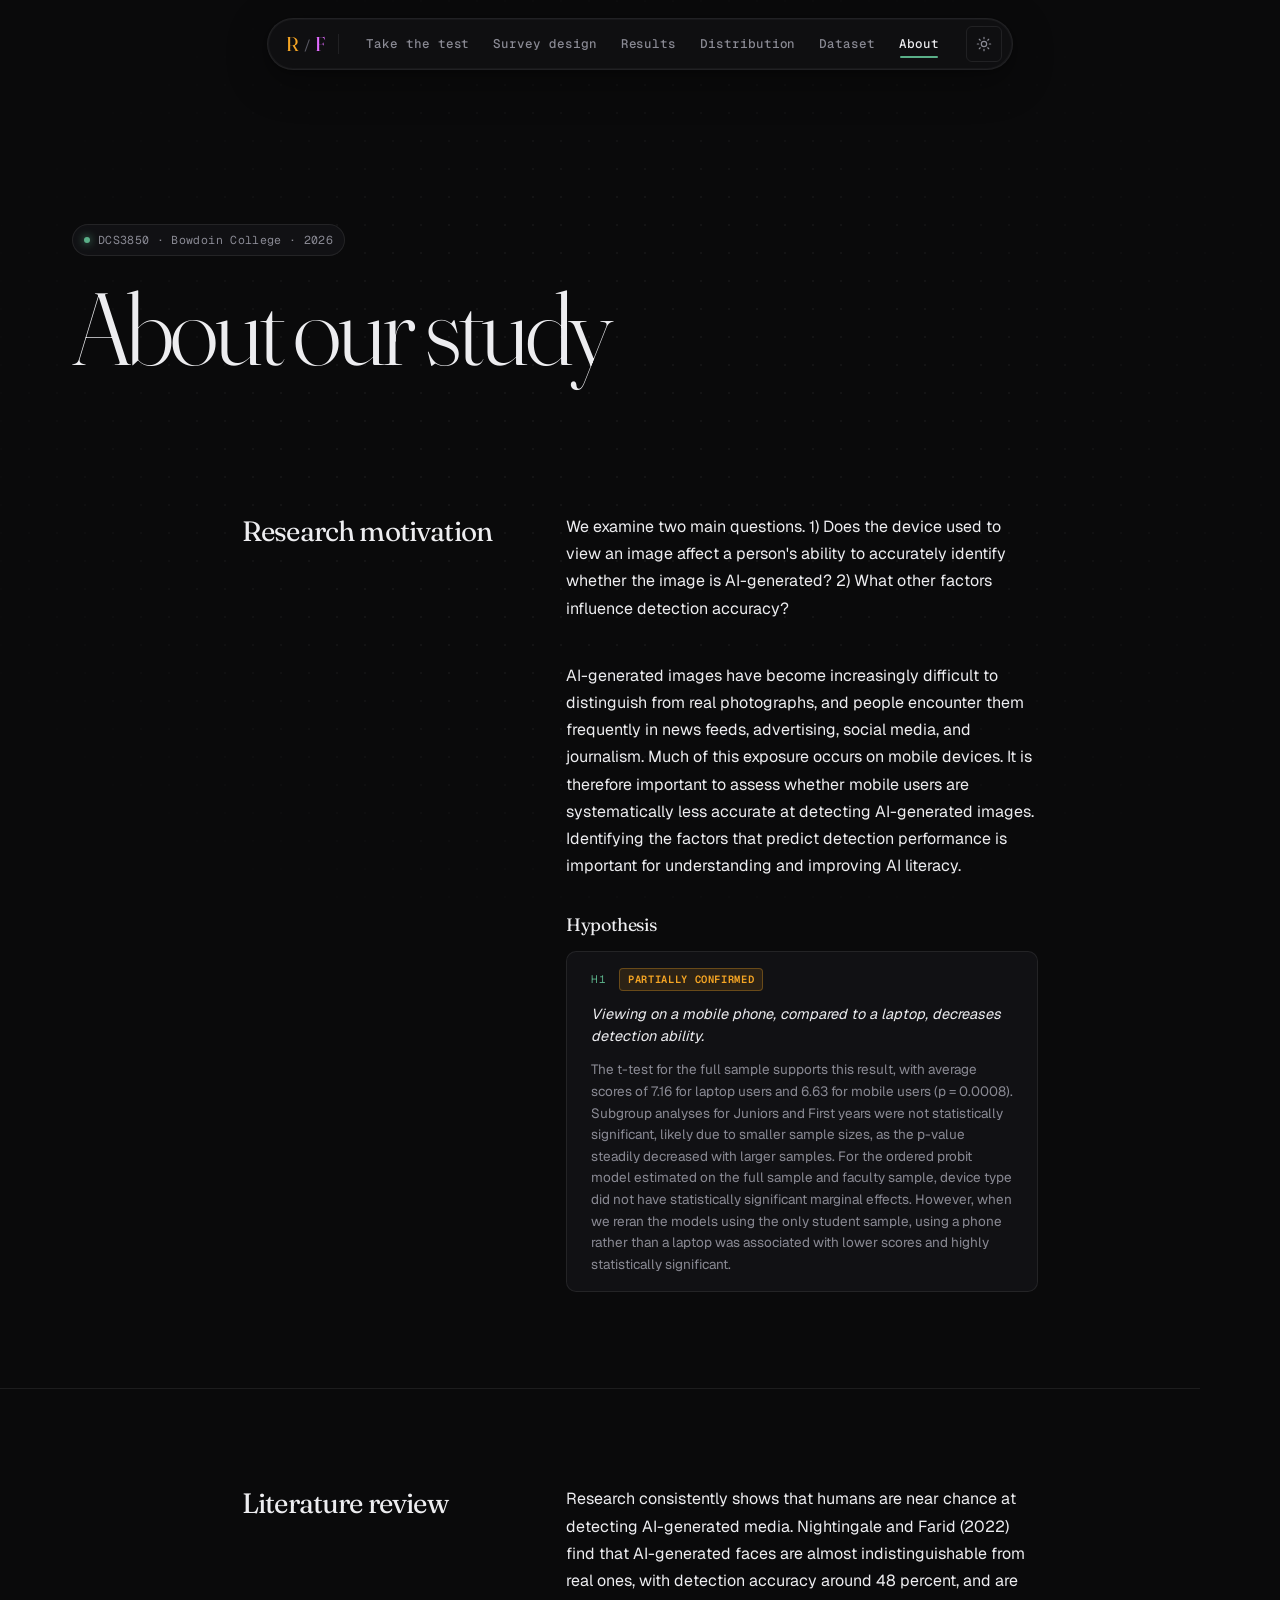
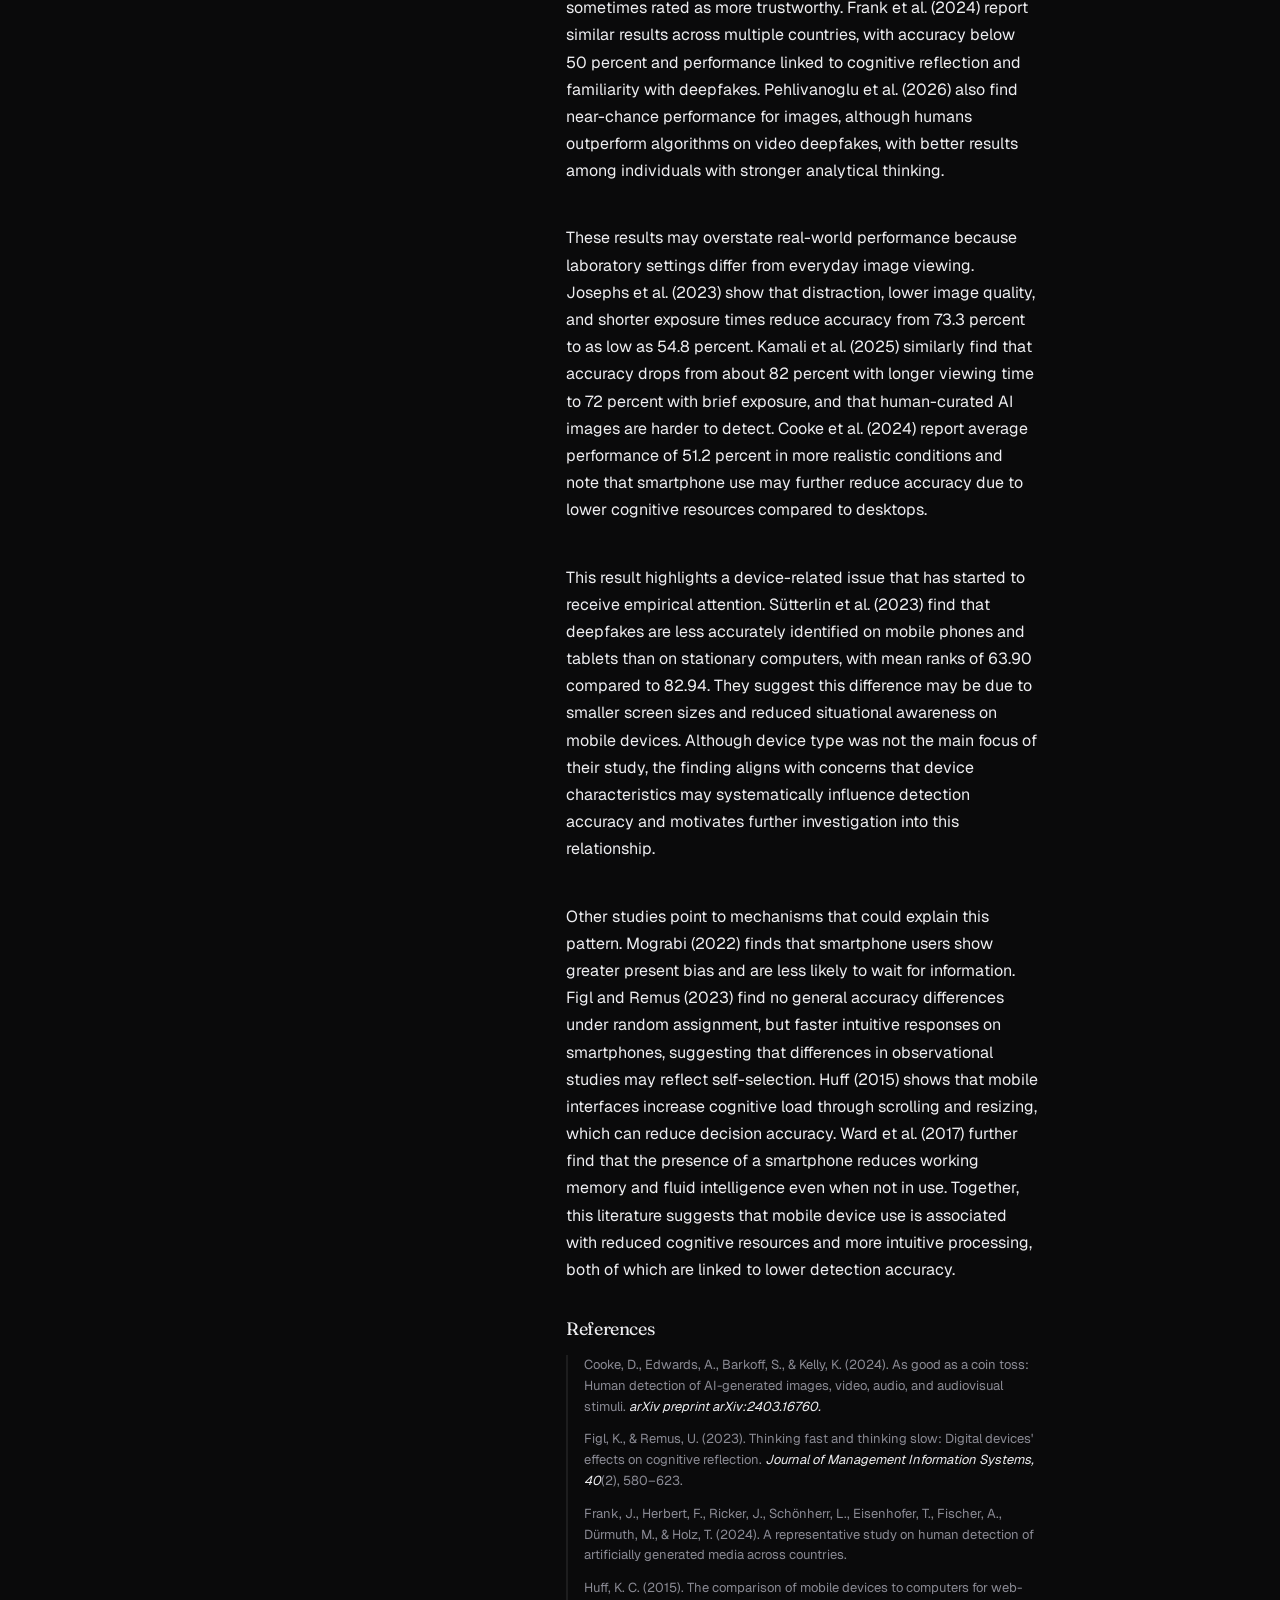
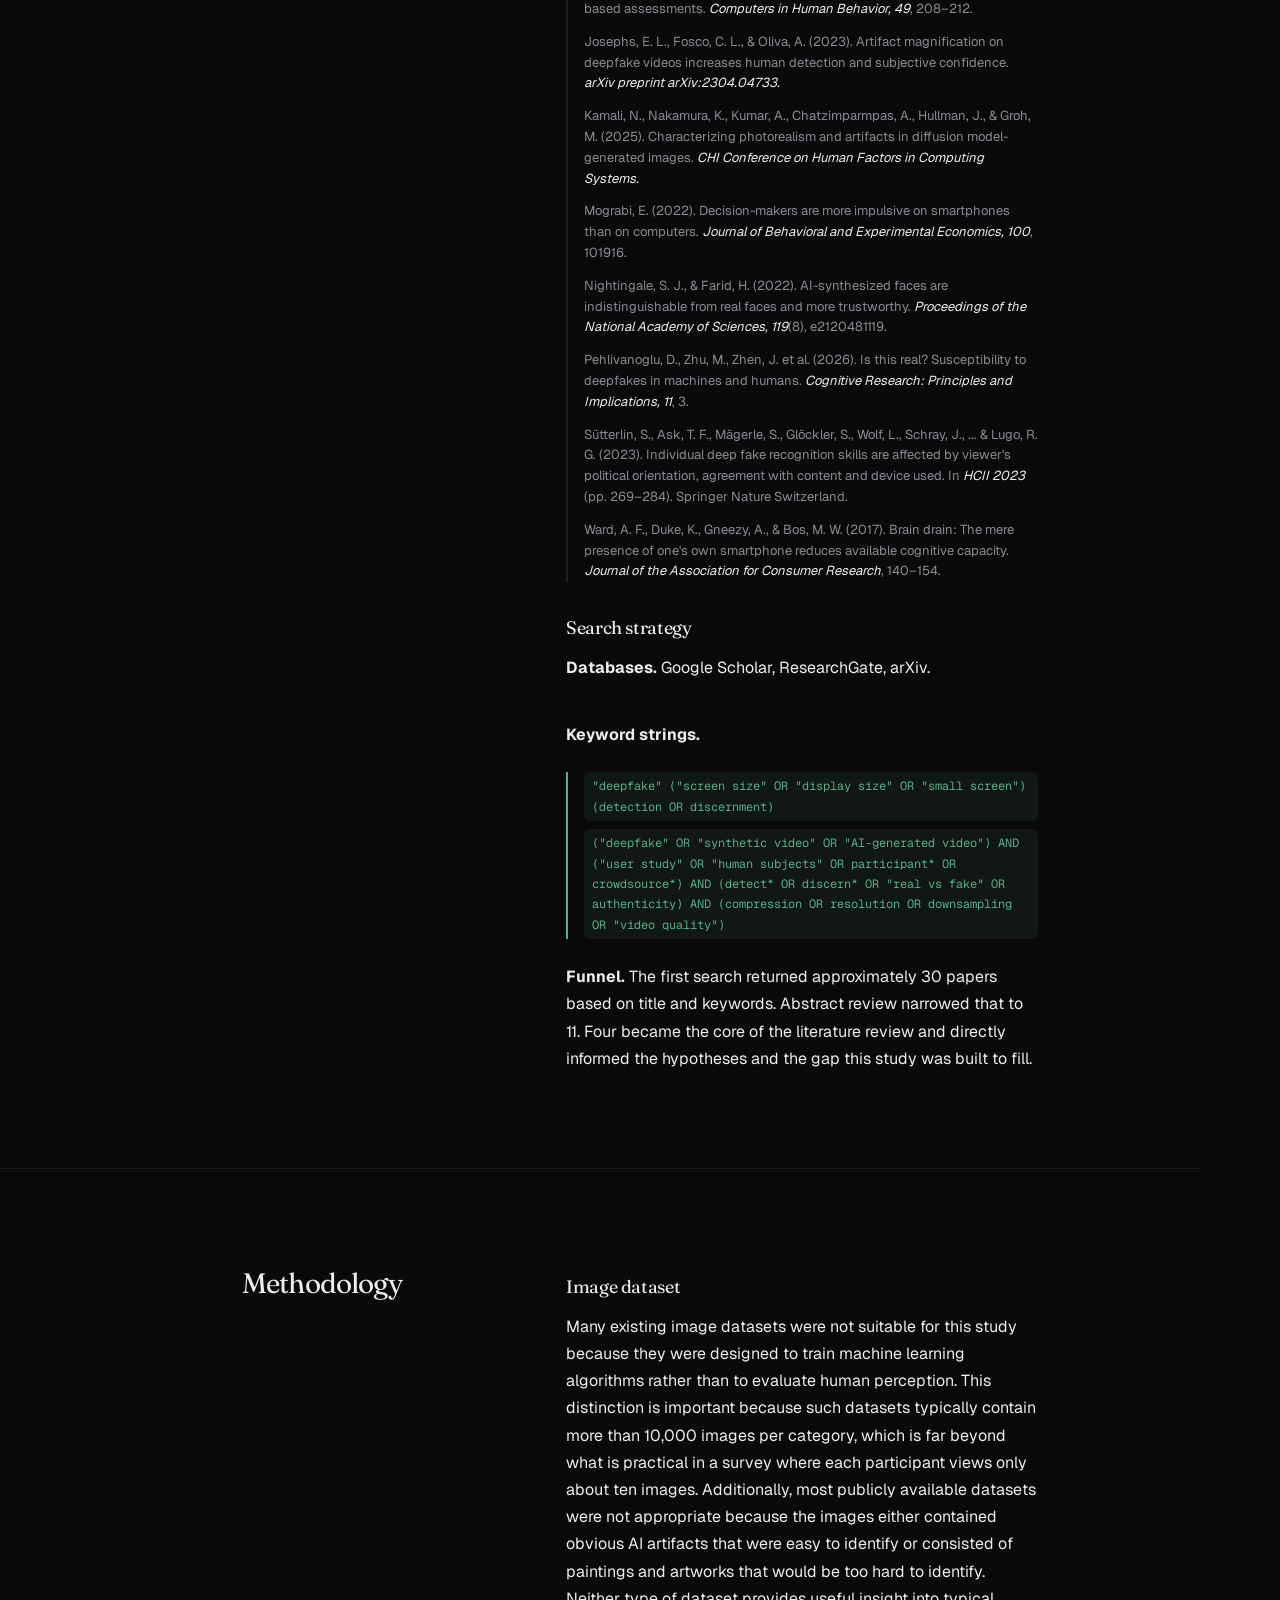
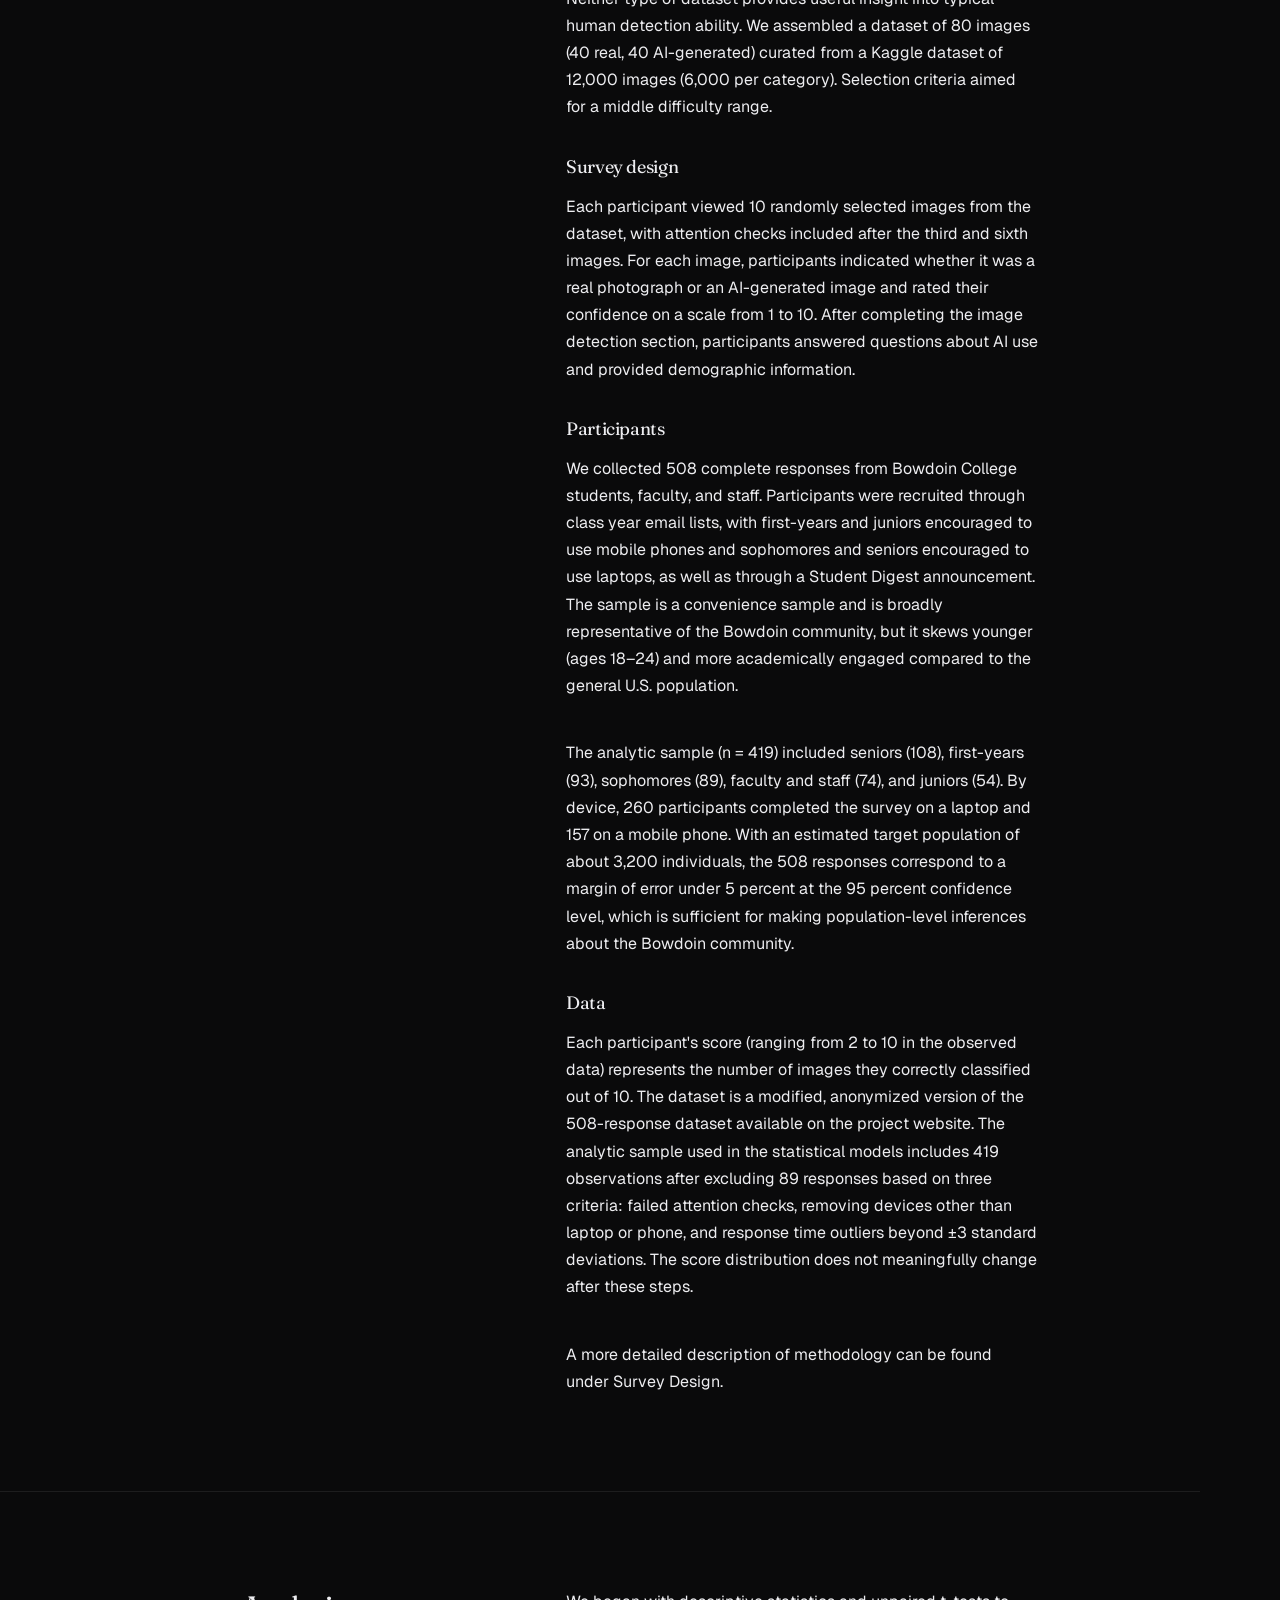
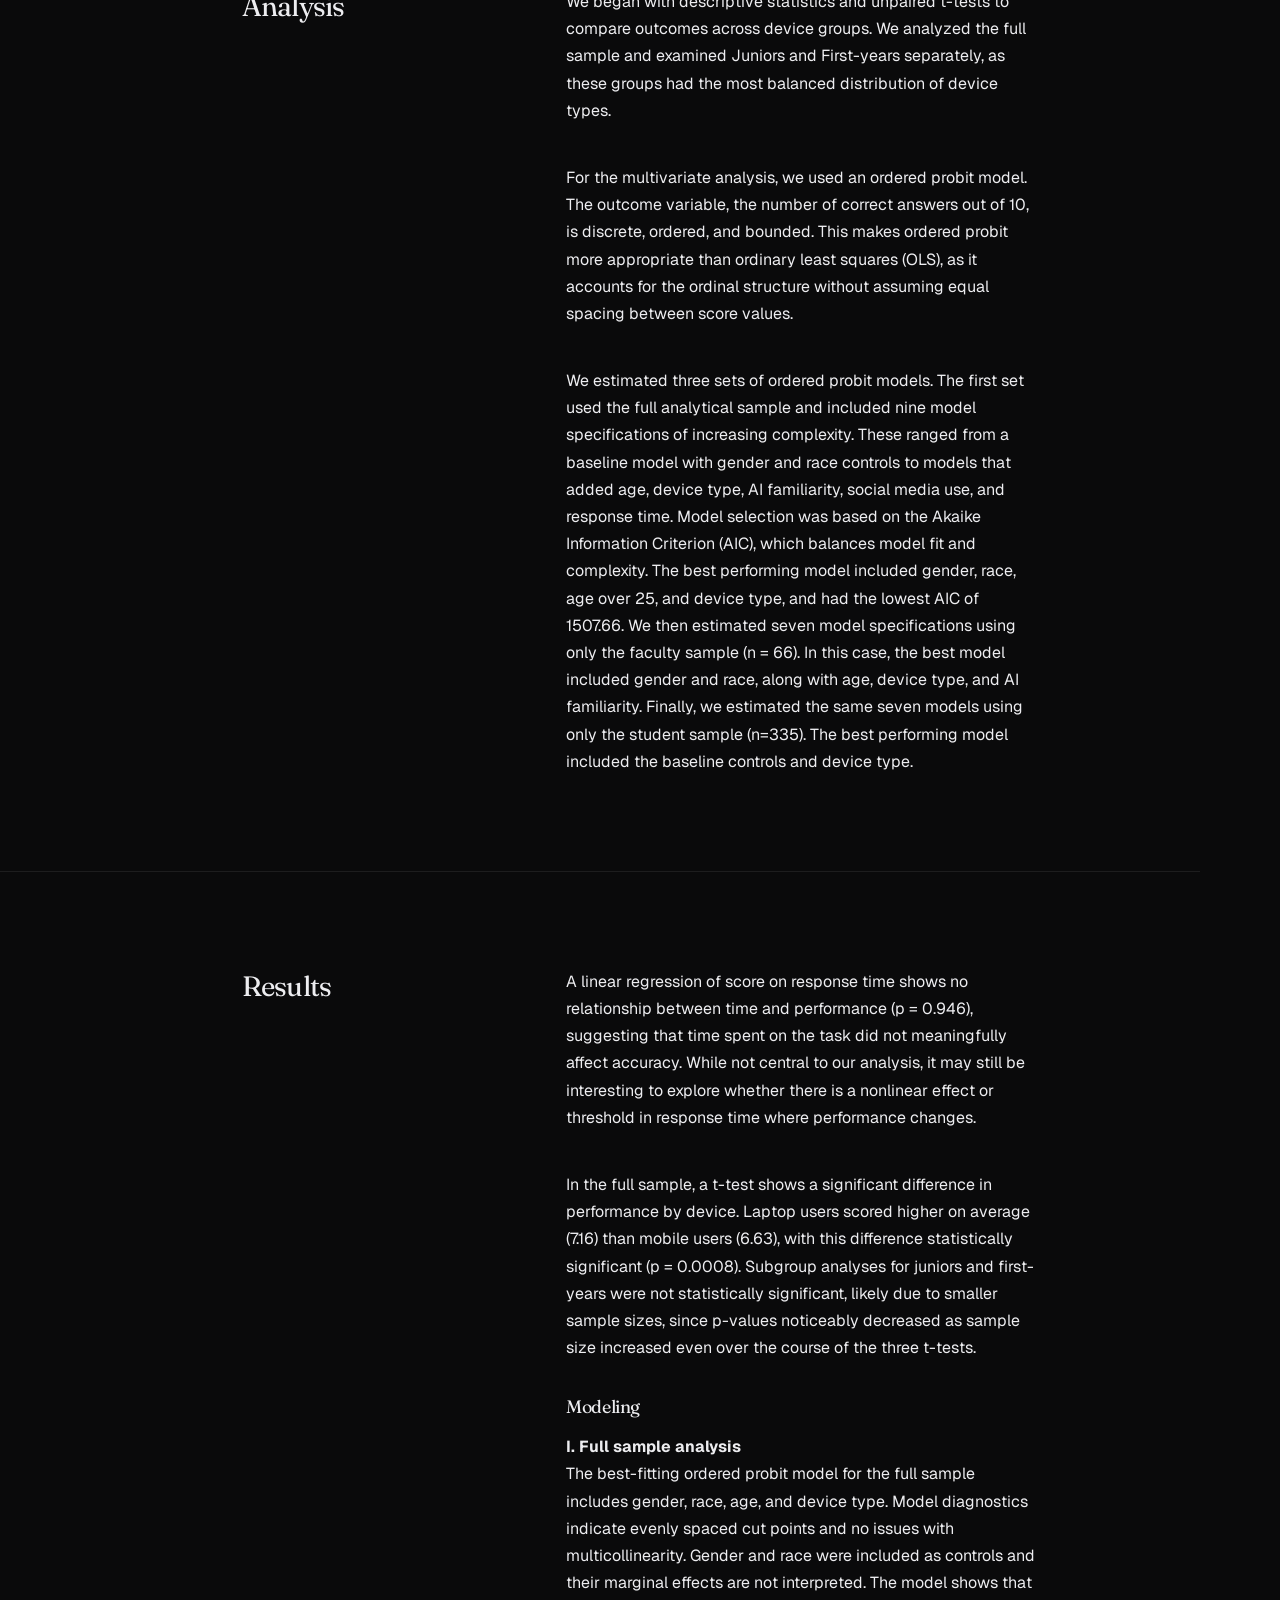
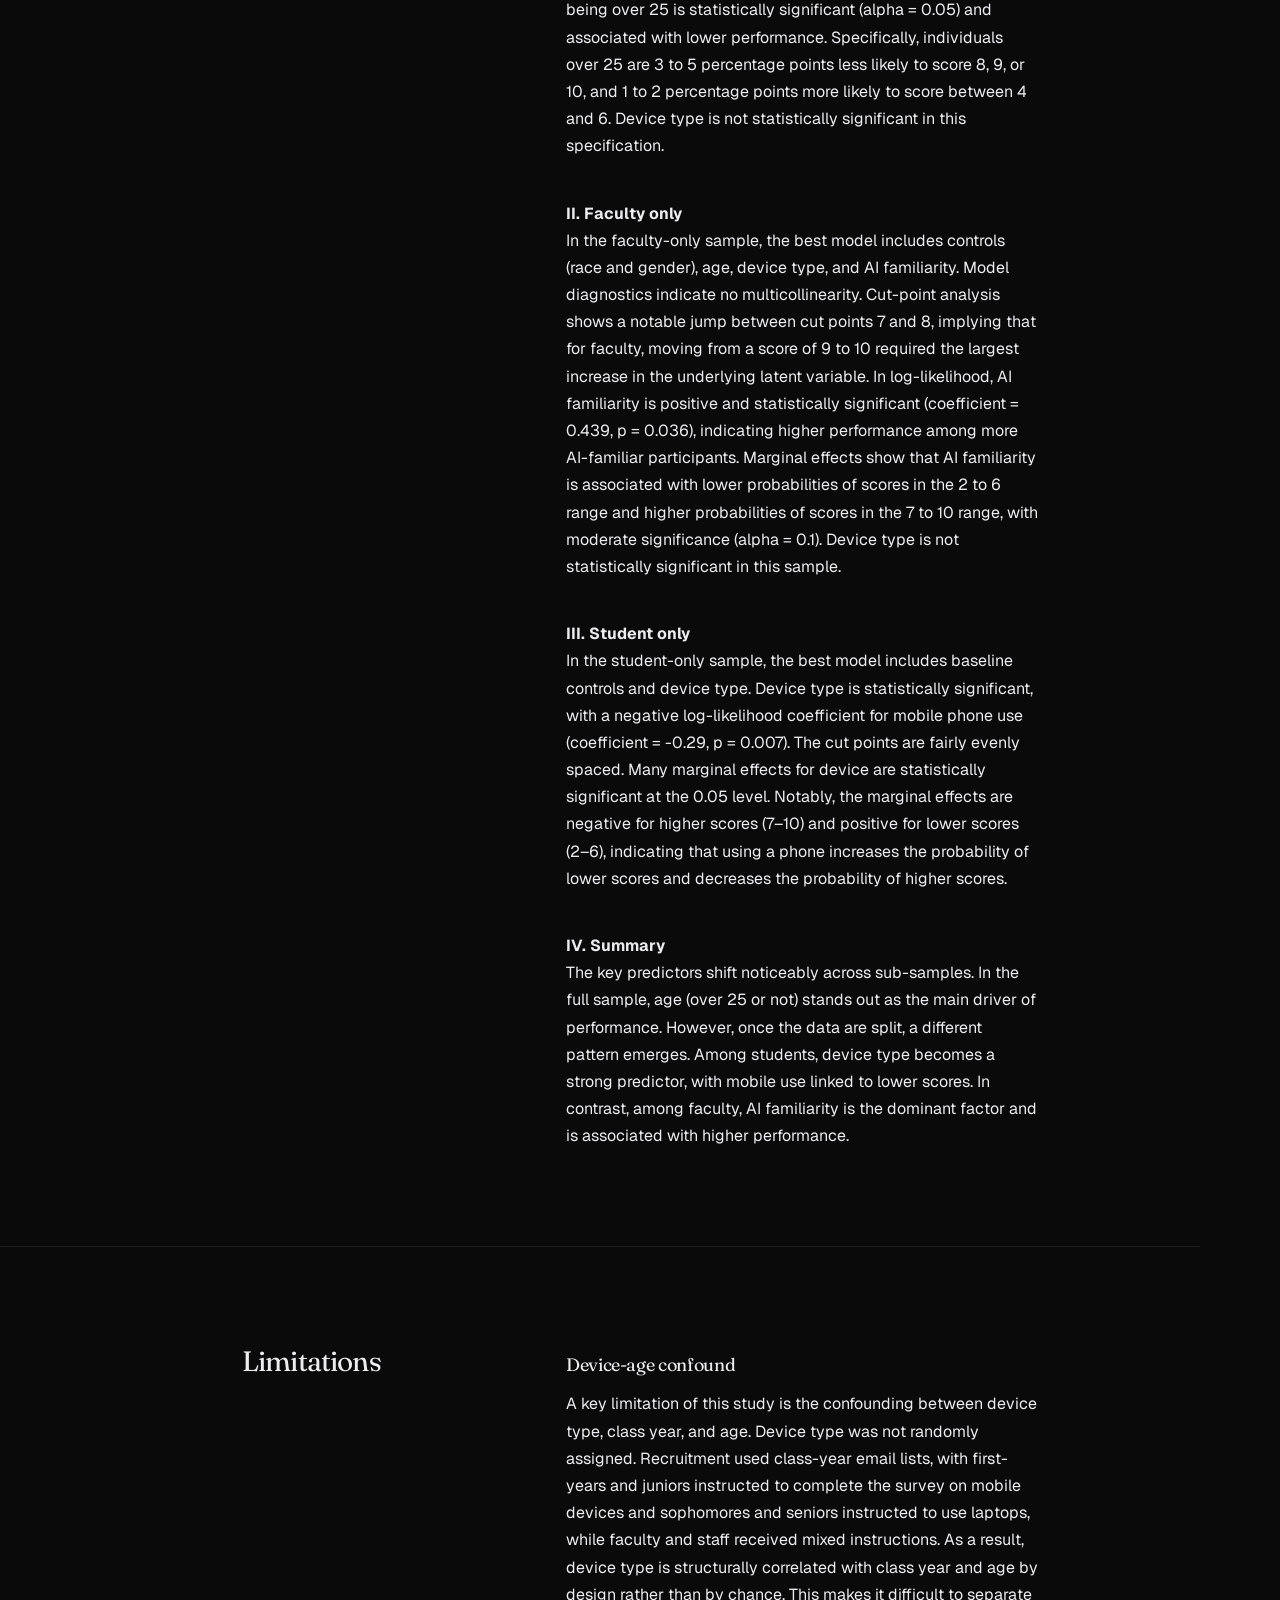
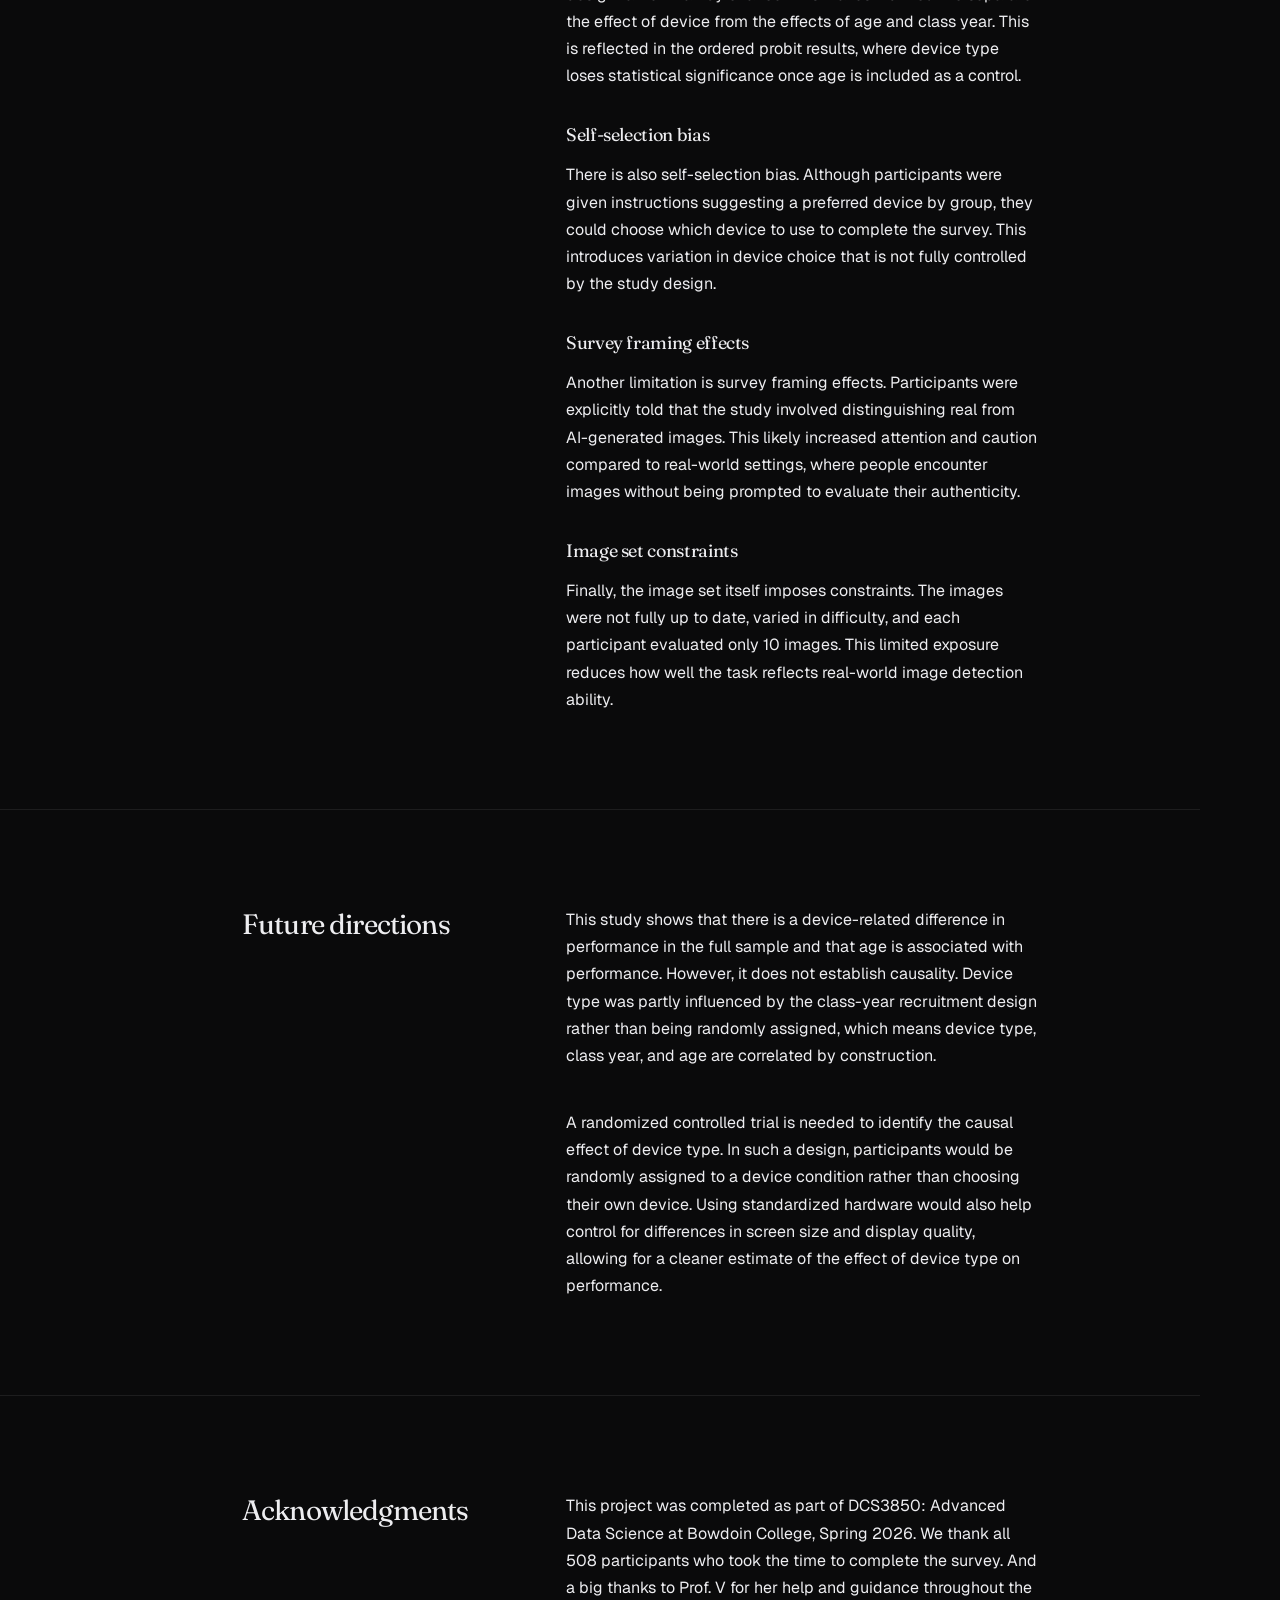
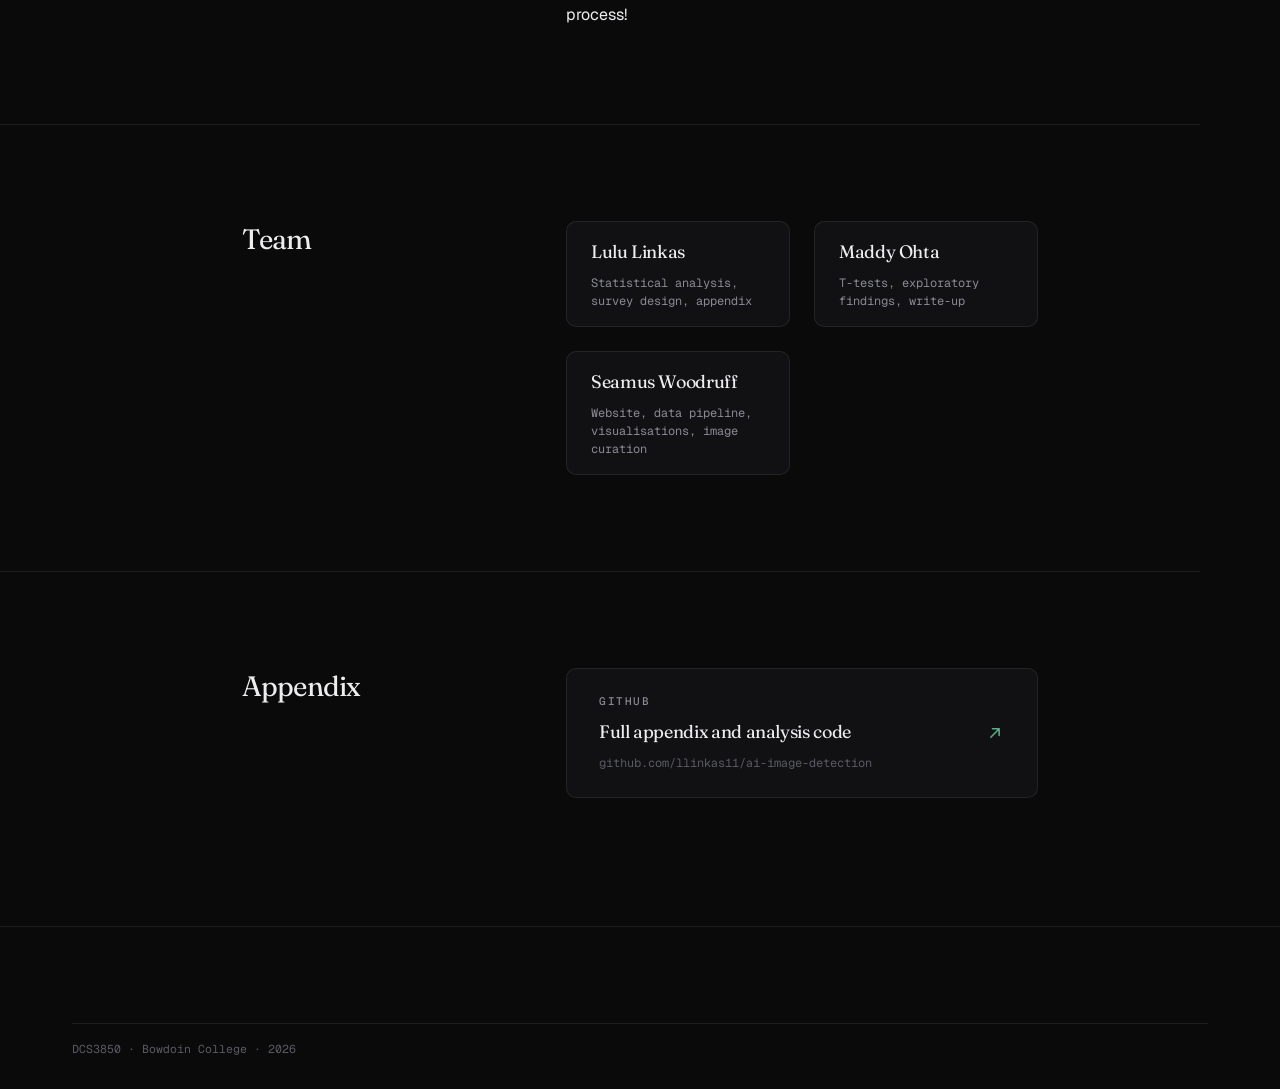
<file: ai-detection/about/index.html>
<!doctype html>
<html lang="en" data-theme="dark">
  <head>
    <meta charset="utf-8" />
    <meta name="viewport" content="width=device-width, initial-scale=1" />
    <link rel="icon" href="../favicon.svg" type="image/svg+xml" />
    <title>About — AI Detection Study</title>
    <meta name="description" content="Methodology, team, and acknowledgments for the Bowdoin DCS3850 AI image detection study." />
    <script src="../assets/js/theme-init.js"></script>
    <link rel="stylesheet" href="../assets/css/theme.css" />
    <link rel="stylesheet" href="../assets/css/about.css" />
  </head>
  <body data-page="about">
    <header id="site-nav"></header>

    <main>

      <!-- Hero -->
      <section class="about-hero">
        <div class="shell">
          <span class="pill" data-reveal><span class="pill__dot"></span> DCS3850 · Bowdoin College · 2026</span>
          <h1 class="hero display-wonk about-hero__h1" data-reveal data-reveal-delay="80">
            About our study
          </h1>
        </div>
      </section>

      <!-- Research motivation -->
      <section class="tight">
        <div class="shell about-prose">
          <div class="about-section" data-reveal>
            <h2 class="section about-section__title">Research motivation</h2>
            <div class="about-section__body">
              <p class="body-copy">
                We examine two main questions. 1) Does the device used to view an image affect a person's ability to accurately identify whether the image is AI-generated? 2) What other factors influence detection accuracy?
              </p>
              <p class="body-copy">
                AI-generated images have become increasingly difficult to distinguish from real photographs, and people encounter them frequently in news feeds, advertising, social media, and journalism. Much of this exposure occurs on mobile devices. It is therefore important to assess whether mobile users are systematically less accurate at detecting AI-generated images. Identifying the factors that predict detection performance is important for understanding and improving AI literacy.
              </p>
              <h3 class="about-sub">Hypothesis</h3>
              <div class="about-hypotheses">
                <div class="about-hypothesis">
                  <div class="about-hypothesis__head">
                    <span class="about-hypothesis__label mono-label">H1</span>
                    <span class="about-hypothesis__outcome about-hypothesis__outcome--confirmed">Partially confirmed</span>
                  </div>
                  <p class="about-hypothesis__text">Viewing on a mobile phone, compared to a laptop, decreases detection ability.</p>
                  <p class="about-hypothesis__result">The t-test for the full sample supports this result, with average scores of 7.16 for laptop users and 6.63 for mobile users (p = 0.0008). Subgroup analyses for Juniors and First years were not statistically significant, likely due to smaller sample sizes, as the p-value steadily decreased with larger samples. For the ordered probit model estimated on the full sample and faculty sample, device type did not have statistically significant marginal effects. However, when we reran the models using the only student sample, using a phone rather than a laptop was associated with lower scores and highly statistically significant.</p>
                </div>
              </div>
            </div>
          </div>
        </div>
      </section>

      <hr class="hr shell" />

      <!-- Prior work / literature review -->
      <section class="tight">
        <div class="shell about-prose">
          <div class="about-section" data-reveal>
            <h2 class="section about-section__title">Literature review</h2>
            <div class="about-section__body">
              <p class="body-copy">
                Research consistently shows that humans are near chance at detecting AI-generated media. Nightingale and Farid (2022) find that AI-generated faces are almost indistinguishable from real ones, with detection accuracy around 48 percent, and are sometimes rated as more trustworthy. Frank et al. (2024) report similar results across multiple countries, with accuracy below 50 percent and performance linked to cognitive reflection and familiarity with deepfakes. Pehlivanoglu et al. (2026) also find near-chance performance for images, although humans outperform algorithms on video deepfakes, with better results among individuals with stronger analytical thinking.
              </p>
              <p class="body-copy">
                These results may overstate real-world performance because laboratory settings differ from everyday image viewing. Josephs et al. (2023) show that distraction, lower image quality, and shorter exposure times reduce accuracy from 73.3 percent to as low as 54.8 percent. Kamali et al. (2025) similarly find that accuracy drops from about 82 percent with longer viewing time to 72 percent with brief exposure, and that human-curated AI images are harder to detect. Cooke et al. (2024) report average performance of 51.2 percent in more realistic conditions and note that smartphone use may further reduce accuracy due to lower cognitive resources compared to desktops.
              </p>
              <p class="body-copy">
                This result highlights a device-related issue that has started to receive empirical attention. Sütterlin et al. (2023) find that deepfakes are less accurately identified on mobile phones and tablets than on stationary computers, with mean ranks of 63.90 compared to 82.94. They suggest this difference may be due to smaller screen sizes and reduced situational awareness on mobile devices. Although device type was not the main focus of their study, the finding aligns with concerns that device characteristics may systematically influence detection accuracy and motivates further investigation into this relationship.
              </p>
              <p class="body-copy">
                Other studies point to mechanisms that could explain this pattern. Mograbi (2022) finds that smartphone users show greater present bias and are less likely to wait for information. Figl and Remus (2023) find no general accuracy differences under random assignment, but faster intuitive responses on smartphones, suggesting that differences in observational studies may reflect self-selection. Huff (2015) shows that mobile interfaces increase cognitive load through scrolling and resizing, which can reduce decision accuracy. Ward et al. (2017) further find that the presence of a smartphone reduces working memory and fluid intelligence even when not in use. Together, this literature suggests that mobile device use is associated with reduced cognitive resources and more intuitive processing, both of which are linked to lower detection accuracy.
              </p>
              <h3 class="about-sub">References</h3>
              <ul class="about-refs">
                <li class="about-ref">Cooke, D., Edwards, A., Barkoff, S., &amp; Kelly, K. (2024). As good as a coin toss: Human detection of AI-generated images, video, audio, and audiovisual stimuli. <em>arXiv preprint arXiv:2403.16760.</em></li>
                <li class="about-ref">Figl, K., &amp; Remus, U. (2023). Thinking fast and thinking slow: Digital devices' effects on cognitive reflection. <em>Journal of Management Information Systems, 40</em>(2), 580–623.</li>
                <li class="about-ref">Frank, J., Herbert, F., Ricker, J., Schönherr, L., Eisenhofer, T., Fischer, A., Dürmuth, M., &amp; Holz, T. (2024). A representative study on human detection of artificially generated media across countries.</li>
                <li class="about-ref">Huff, K. C. (2015). The comparison of mobile devices to computers for web-based assessments. <em>Computers in Human Behavior, 49</em>, 208–212.</li>
                <li class="about-ref">Josephs, E. L., Fosco, C. L., &amp; Oliva, A. (2023). Artifact magnification on deepfake videos increases human detection and subjective confidence. <em>arXiv preprint arXiv:2304.04733.</em></li>
                <li class="about-ref">Kamali, N., Nakamura, K., Kumar, A., Chatzimparmpas, A., Hullman, J., &amp; Groh, M. (2025). Characterizing photorealism and artifacts in diffusion model-generated images. <em>CHI Conference on Human Factors in Computing Systems.</em></li>
                <li class="about-ref">Mograbi, E. (2022). Decision-makers are more impulsive on smartphones than on computers. <em>Journal of Behavioral and Experimental Economics, 100</em>, 101916.</li>
                <li class="about-ref">Nightingale, S. J., &amp; Farid, H. (2022). AI-synthesized faces are indistinguishable from real faces and more trustworthy. <em>Proceedings of the National Academy of Sciences, 119</em>(8), e2120481119.</li>
                <li class="about-ref">Pehlivanoglu, D., Zhu, M., Zhen, J. et al. (2026). Is this real? Susceptibility to deepfakes in machines and humans. <em>Cognitive Research: Principles and Implications, 11</em>, 3.</li>
                <li class="about-ref">Sütterlin, S., Ask, T. F., Mägerle, S., Glöckler, S., Wolf, L., Schray, J., ... &amp; Lugo, R. G. (2023). Individual deep fake recognition skills are affected by viewer's political orientation, agreement with content and device used. In <em>HCII 2023</em> (pp. 269–284). Springer Nature Switzerland.</li>
                <li class="about-ref">Ward, A. F., Duke, K., Gneezy, A., &amp; Bos, M. W. (2017). Brain drain: The mere presence of one's own smartphone reduces available cognitive capacity. <em>Journal of the Association for Consumer Research</em>, 140–154.</li>
              </ul>

              <h3 class="about-sub">Search strategy</h3>
              <p class="body-copy">
                <strong>Databases.</strong> Google Scholar, ResearchGate, arXiv.
              </p>
              <p class="body-copy">
                <strong>Keyword strings.</strong>
              </p>
              <ul class="about-refs about-refs--code">
                <li class="about-ref about-ref--code"><code>"deepfake" ("screen size" OR "display size" OR "small screen") (detection OR discernment)</code></li>
                <li class="about-ref about-ref--code"><code>("deepfake" OR "synthetic video" OR "AI-generated video") AND ("user study" OR "human subjects" OR participant* OR crowdsource*) AND (detect* OR discern* OR "real vs fake" OR authenticity) AND (compression OR resolution OR downsampling OR "video quality")</code></li>
              </ul>
              <p class="body-copy">
                <strong>Funnel.</strong> The first search returned approximately 30 papers based on title and keywords. Abstract review narrowed that to 11. Four became the core of the literature review and directly informed the hypotheses and the gap this study was built to fill.
              </p>
            </div>
          </div>
        </div>
      </section>

      <hr class="hr shell" />

      <!-- Methodology -->
      <section class="tight">
        <div class="shell about-prose">
          <div class="about-section" data-reveal>
            <h2 class="section about-section__title">Methodology</h2>
            <div class="about-section__body">
              <h3 class="about-sub">Image dataset</h3>
              <p class="body-copy">
                Many existing image datasets were not suitable for this study because they were designed to train machine learning algorithms rather than to evaluate human perception. This distinction is important because such datasets typically contain more than 10,000 images per category, which is far beyond what is practical in a survey where each participant views only about ten images. Additionally, most publicly available datasets were not appropriate because the images either contained obvious AI artifacts that were easy to identify or consisted of paintings and artworks that would be too hard to identify. Neither type of dataset provides useful insight into typical human detection ability. We assembled a dataset of 80 images (40 real, 40 AI-generated) curated from a Kaggle dataset of 12,000 images (6,000 per category). Selection criteria aimed for a middle difficulty range.
              </p>
              <h3 class="about-sub">Survey design</h3>
              <p class="body-copy">
                Each participant viewed 10 randomly selected images from the dataset, with attention checks included after the third and sixth images. For each image, participants indicated whether it was a real photograph or an AI-generated image and rated their confidence on a scale from 1 to 10. After completing the image detection section, participants answered questions about AI use and provided demographic information.
              </p>
              <h3 class="about-sub">Participants</h3>
              <p class="body-copy">
                We collected 508 complete responses from Bowdoin College students, faculty, and staff. Participants were recruited through class year email lists, with first-years and juniors encouraged to use mobile phones and sophomores and seniors encouraged to use laptops, as well as through a Student Digest announcement. The sample is a convenience sample and is broadly representative of the Bowdoin community, but it skews younger (ages 18–24) and more academically engaged compared to the general U.S. population.
              </p>
              <p class="body-copy">
                The analytic sample (n = 419) included seniors (108), first-years (93), sophomores (89), faculty and staff (74), and juniors (54). By device, 260 participants completed the survey on a laptop and 157 on a mobile phone. With an estimated target population of about 3,200 individuals, the 508 responses correspond to a margin of error under 5 percent at the 95 percent confidence level, which is sufficient for making population-level inferences about the Bowdoin community.
              </p>
              <h3 class="about-sub">Data</h3>
              <p class="body-copy">
                Each participant's score (ranging from 2 to 10 in the observed data) represents the number of images they correctly classified out of 10. The dataset is a modified, anonymized version of the 508-response dataset available on the project website. The analytic sample used in the statistical models includes 419 observations after excluding 89 responses based on three criteria: failed attention checks, removing devices other than laptop or phone, and response time outliers beyond ±3 standard deviations. The score distribution does not meaningfully change after these steps.
              </p>
              <p class="body-copy">
                A more detailed description of methodology can be found under Survey Design.
              </p>
            </div>
          </div>
        </div>
      </section>

      <hr class="hr shell" />

      <!-- Analysis -->
      <section class="tight">
        <div class="shell about-prose">
          <div class="about-section" data-reveal>
            <h2 class="section about-section__title">Analysis</h2>
            <div class="about-section__body">
              <p class="body-copy">
                We began with descriptive statistics and unpaired t-tests to compare outcomes across device groups. We analyzed the full sample and examined Juniors and First-years separately, as these groups had the most balanced distribution of device types.
              </p>
              <p class="body-copy">
                For the multivariate analysis, we used an ordered probit model. The outcome variable, the number of correct answers out of 10, is discrete, ordered, and bounded. This makes ordered probit more appropriate than ordinary least squares (OLS), as it accounts for the ordinal structure without assuming equal spacing between score values.
              </p>
              <p class="body-copy">
                We estimated three sets of ordered probit models. The first set used the full analytical sample and included nine model specifications of increasing complexity. These ranged from a baseline model with gender and race controls to models that added age, device type, AI familiarity, social media use, and response time. Model selection was based on the Akaike Information Criterion (AIC), which balances model fit and complexity. The best performing model included gender, race, age over 25, and device type, and had the lowest AIC of 1507.66. We then estimated seven model specifications using only the faculty sample (n = 66). In this case, the best model included gender and race, along with age, device type, and AI familiarity. Finally, we estimated the same seven models using only the student sample (n=335). The best performing model included the baseline controls and device type.
              </p>
            </div>
          </div>
        </div>
      </section>

      <hr class="hr shell" />

      <!-- Results -->
      <section class="tight">
        <div class="shell about-prose">
          <div class="about-section" data-reveal>
            <h2 class="section about-section__title">Results</h2>
            <div class="about-section__body">
              <p class="body-copy">
                A linear regression of score on response time shows no relationship between time and performance (p = 0.946), suggesting that time spent on the task did not meaningfully affect accuracy. While not central to our analysis, it may still be interesting to explore whether there is a nonlinear effect or threshold in response time where performance changes.
              </p>
              <p class="body-copy">
                In the full sample, a t-test shows a significant difference in performance by device. Laptop users scored higher on average (7.16) than mobile users (6.63), with this difference statistically significant (p = 0.0008). Subgroup analyses for juniors and first-years were not statistically significant, likely due to smaller sample sizes, since p-values noticeably decreased as sample size increased even over the course of the three t-tests.
              </p>
              <h3 class="about-sub">Modeling</h3>
              <p class="body-copy">
                <strong>I. Full sample analysis</strong><br>
                The best-fitting ordered probit model for the full sample includes gender, race, age, and device type. Model diagnostics indicate evenly spaced cut points and no issues with multicollinearity. Gender and race were included as controls and their marginal effects are not interpreted. The model shows that being over 25 is statistically significant (alpha = 0.05) and associated with lower performance. Specifically, individuals over 25 are 3 to 5 percentage points less likely to score 8, 9, or 10, and 1 to 2 percentage points more likely to score between 4 and 6. Device type is not statistically significant in this specification.
              </p>
              <p class="body-copy">
                <strong>II. Faculty only</strong><br>
                In the faculty-only sample, the best model includes controls (race and gender), age, device type, and AI familiarity. Model diagnostics indicate no multicollinearity. Cut-point analysis shows a notable jump between cut points 7 and 8, implying that for faculty, moving from a score of 9 to 10 required the largest increase in the underlying latent variable. In log-likelihood, AI familiarity is positive and statistically significant (coefficient = 0.439, p = 0.036), indicating higher performance among more AI-familiar participants. Marginal effects show that AI familiarity is associated with lower probabilities of scores in the 2 to 6 range and higher probabilities of scores in the 7 to 10 range, with moderate significance (alpha = 0.1). Device type is not statistically significant in this sample.
              </p>
              <p class="body-copy">
                <strong>III. Student only</strong><br>
                In the student-only sample, the best model includes baseline controls and device type. Device type is statistically significant, with a negative log-likelihood coefficient for mobile phone use (coefficient = -0.29, p = 0.007). The cut points are fairly evenly spaced. Many marginal effects for device are statistically significant at the 0.05 level. Notably, the marginal effects are negative for higher scores (7–10) and positive for lower scores (2–6), indicating that using a phone increases the probability of lower scores and decreases the probability of higher scores.
              </p>
              <p class="body-copy">
                <strong>IV. Summary</strong><br>
                The key predictors shift noticeably across sub-samples. In the full sample, age (over 25 or not) stands out as the main driver of performance. However, once the data are split, a different pattern emerges. Among students, device type becomes a strong predictor, with mobile use linked to lower scores. In contrast, among faculty, AI familiarity is the dominant factor and is associated with higher performance.
              </p>
            </div>
          </div>
        </div>
      </section>

      <hr class="hr shell" />

      <!-- Limitations -->
      <section class="tight">
        <div class="shell about-prose">
          <div class="about-section" data-reveal>
            <h2 class="section about-section__title">Limitations</h2>
            <div class="about-section__body">
              <h3 class="about-sub">Device-age confound</h3>
              <p class="body-copy">
                A key limitation of this study is the confounding between device type, class year, and age. Device type was not randomly assigned. Recruitment used class-year email lists, with first-years and juniors instructed to complete the survey on mobile devices and sophomores and seniors instructed to use laptops, while faculty and staff received mixed instructions. As a result, device type is structurally correlated with class year and age by design rather than by chance. This makes it difficult to separate the effect of device from the effects of age and class year. This is reflected in the ordered probit results, where device type loses statistical significance once age is included as a control.
              </p>
              <h3 class="about-sub">Self-selection bias</h3>
              <p class="body-copy">
                There is also self-selection bias. Although participants were given instructions suggesting a preferred device by group, they could choose which device to use to complete the survey. This introduces variation in device choice that is not fully controlled by the study design.
              </p>
              <h3 class="about-sub">Survey framing effects</h3>
              <p class="body-copy">
                Another limitation is survey framing effects. Participants were explicitly told that the study involved distinguishing real from AI-generated images. This likely increased attention and caution compared to real-world settings, where people encounter images without being prompted to evaluate their authenticity.
              </p>
              <h3 class="about-sub">Image set constraints</h3>
              <p class="body-copy">
                Finally, the image set itself imposes constraints. The images were not fully up to date, varied in difficulty, and each participant evaluated only 10 images. This limited exposure reduces how well the task reflects real-world image detection ability.
              </p>
            </div>
          </div>
        </div>
      </section>

      <hr class="hr shell" />

      <!-- Future directions -->
      <section id="future-directions" class="tight">
        <div class="shell about-prose">
          <div class="about-section" data-reveal>
            <h2 class="section about-section__title">Future directions</h2>
            <div class="about-section__body">
              <p class="body-copy">
                This study shows that there is a device-related difference in performance in the full sample and that age is associated with performance. However, it does not establish causality. Device type was partly influenced by the class-year recruitment design rather than being randomly assigned, which means device type, class year, and age are correlated by construction.
              </p>
              <p class="body-copy">
                A randomized controlled trial is needed to identify the causal effect of device type. In such a design, participants would be randomly assigned to a device condition rather than choosing their own device. Using standardized hardware would also help control for differences in screen size and display quality, allowing for a cleaner estimate of the effect of device type on performance.
              </p>
            </div>
          </div>
        </div>
      </section>

      <hr class="hr shell" />

      <!-- Acknowledgments -->
      <section class="tight">
        <div class="shell about-prose">
          <div class="about-section" data-reveal>
            <h2 class="section about-section__title">Acknowledgments</h2>
            <div class="about-section__body">
              <p class="body-copy">
                This project was completed as part of DCS3850: Advanced Data Science at Bowdoin College, Spring 2026. We thank all 508 participants who took the time to complete the survey. And a big thanks to Prof. V for her help and guidance throughout the process!
              </p>
            </div>
          </div>
        </div>
      </section>

      <hr class="hr shell" />

      <!-- Team -->
      <section class="tight">
        <div class="shell about-prose">
          <div class="about-section" data-reveal>
            <h2 class="section about-section__title">Team</h2>
            <div class="about-section__body">
              <div class="about-team">
                <div class="about-team-member">
                  <div class="about-team-member__name">Lulu Linkas</div>
                  <div class="about-team-member__role">Statistical analysis, survey design, appendix</div>
                </div>
                <div class="about-team-member">
                  <div class="about-team-member__name">Maddy Ohta</div>
                  <div class="about-team-member__role">T-tests, exploratory findings, write-up</div>
                </div>
                <div class="about-team-member">
                  <div class="about-team-member__name">Seamus Woodruff</div>
                  <div class="about-team-member__role">Website, data pipeline, visualisations, image curation</div>
                </div>
              </div>
            </div>
          </div>
        </div>
      </section>

      <hr class="hr shell" />

      <!-- Appendix -->
      <section class="tight" style="padding-bottom: var(--s-10)">
        <div class="shell about-prose">
          <div class="about-section" data-reveal>
            <h2 class="section about-section__title">Appendix</h2>
            <div class="about-section__body">
              <a class="about-appendix-link" href="https://github.com/llinkas11/ai-image-detection" target="_blank" rel="noopener noreferrer">
                <div class="about-appendix-link__left">
                  <span class="eyebrow">GitHub</span>
                  <div class="about-appendix-link__title">Full appendix and analysis code</div>
                  <div class="about-appendix-link__url mono">github.com/llinkas11/ai-image-detection</div>
                </div>
                <svg class="about-appendix-link__arrow" viewBox="0 0 24 24" fill="none" stroke="currentColor" stroke-width="1.8" stroke-linecap="round" stroke-linejoin="round"><path d="M7 17L17 7M9 7h8v8"/></svg>
              </a>
            </div>
          </div>
        </div>
      </section>

    </main>

    <footer id="site-footer"></footer>

    <script type="module" src="../assets/js/nav.js"></script>
  </body>
</html>
</file>
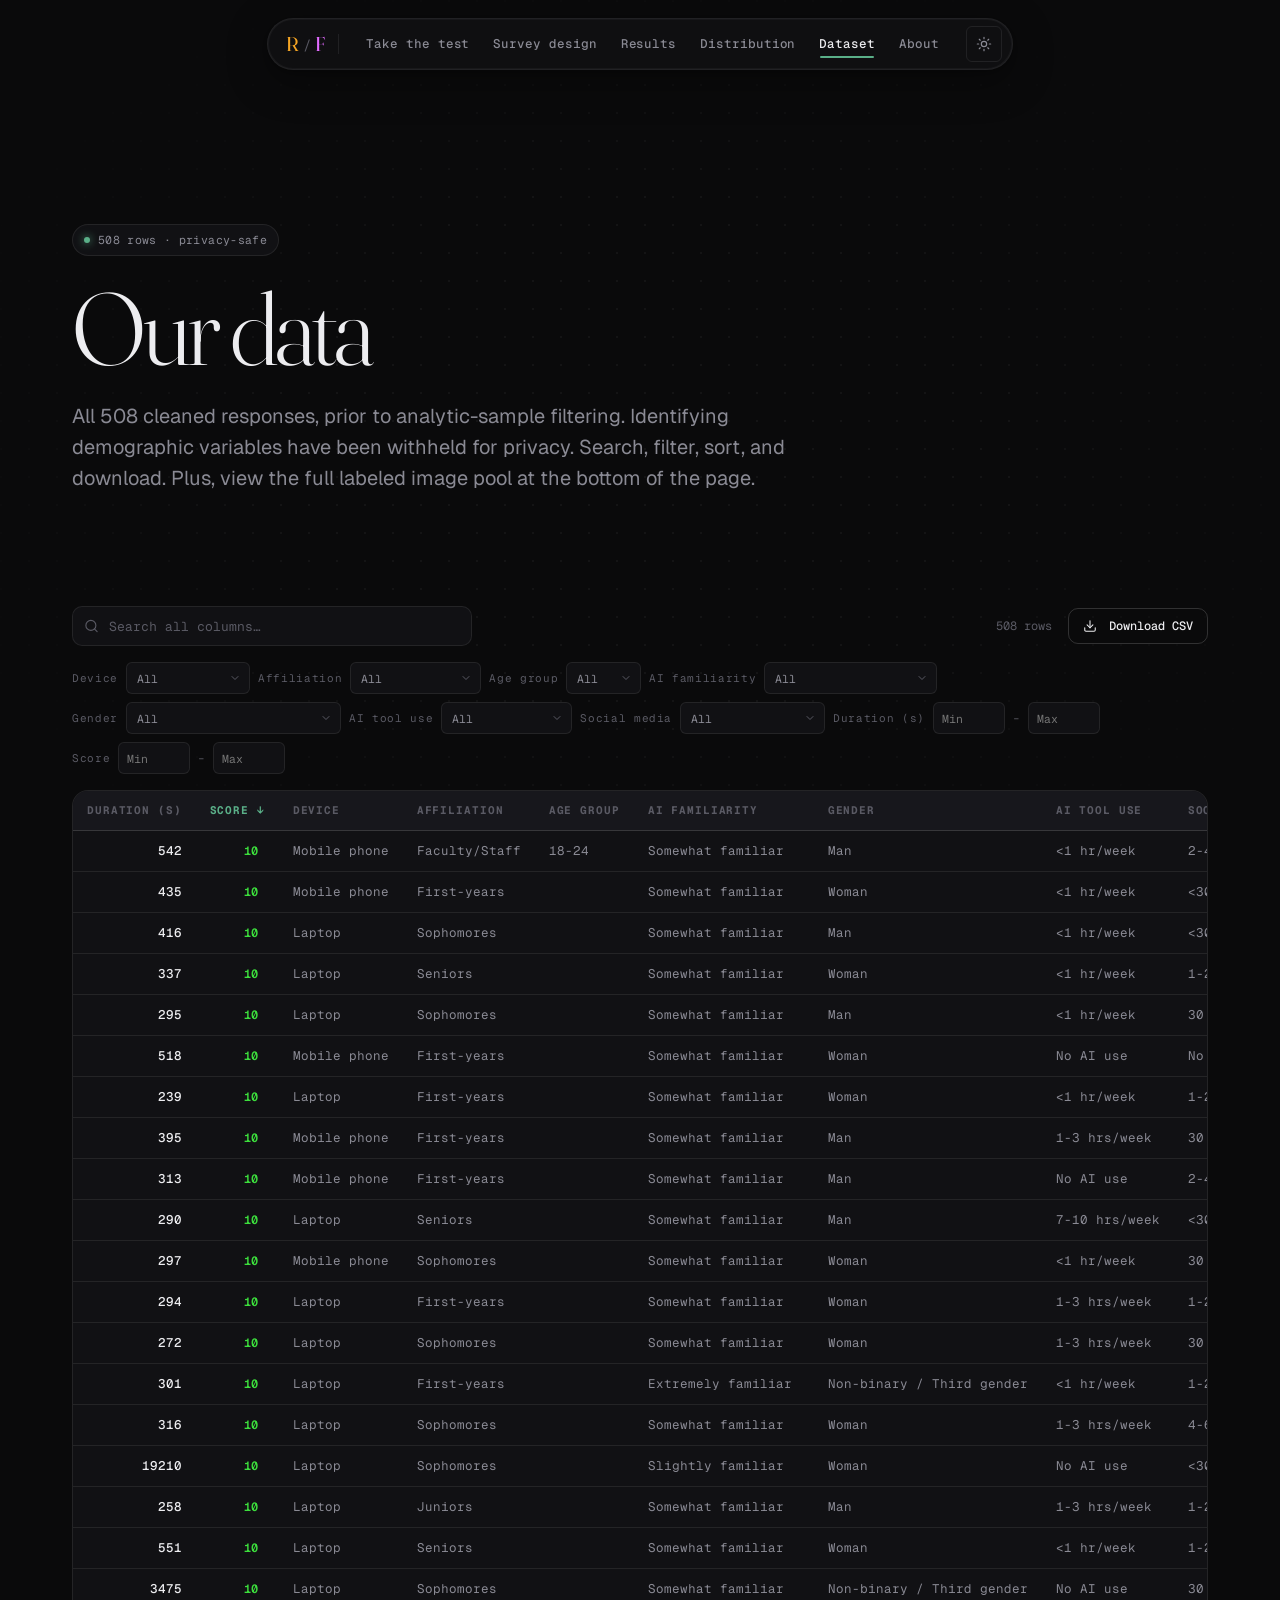
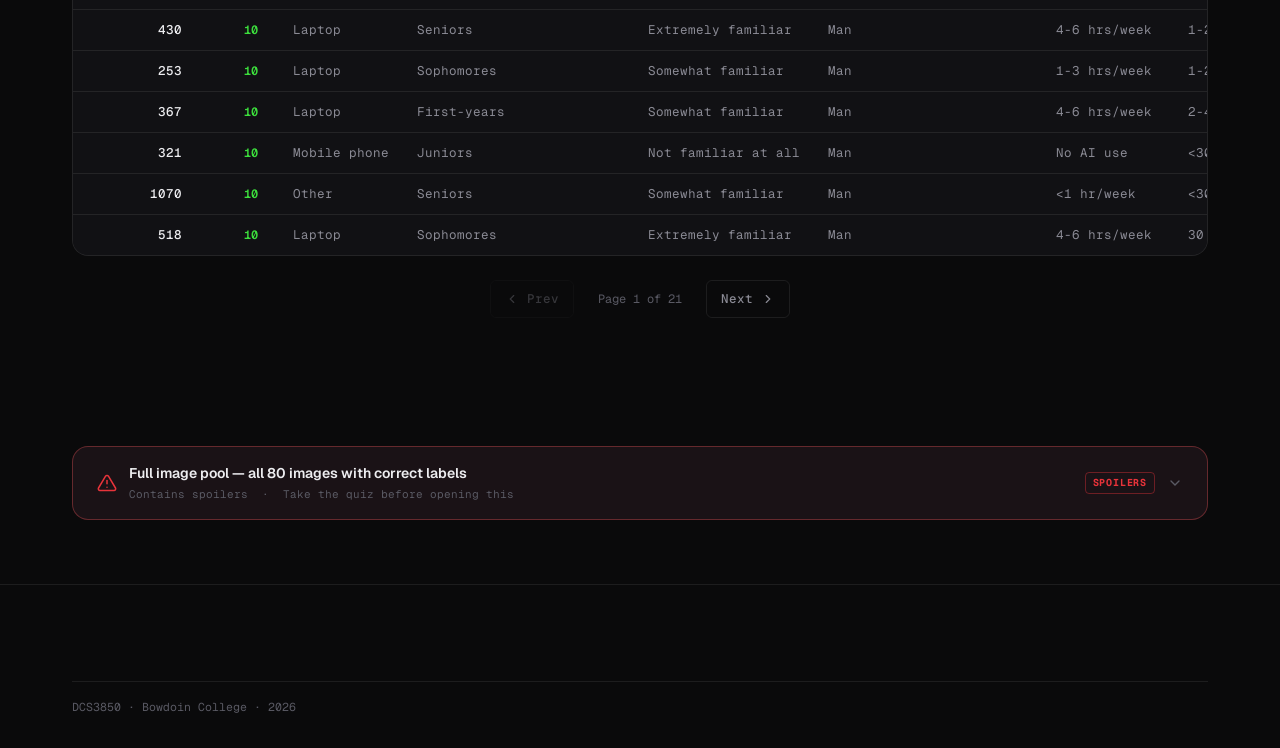
<file: ai-detection/dataset/index.html>
<!doctype html>
<html lang="en" data-theme="dark">
  <head>
    <meta charset="utf-8" />
    <meta name="viewport" content="width=device-width, initial-scale=1" />
    <link rel="icon" href="../favicon.svg" type="image/svg+xml" />
    <title>Dataset — AI Detection Study</title>
    <meta name="description" content="Searchable, sortable, paginated table of the 508 cleaned survey responses." />
    <script src="../assets/js/theme-init.js"></script>
    <link rel="stylesheet" href="../assets/css/theme.css" />
    <link rel="stylesheet" href="../assets/css/dataset.css" />
  </head>
  <body data-page="dataset">
    <header id="site-nav"></header>

    <main>
      <section class="ds-hero">
        <div class="shell">
          <span class="pill" data-reveal><span class="pill__dot"></span> 508 rows · privacy-safe</span>
          <h1 class="hero display-wonk ds-hero__h1" data-reveal data-reveal-delay="80">Our data</h1>
          <p class="lede ds-hero__lede" data-reveal data-reveal-delay="160">
            All 508 cleaned responses, prior to analytic-sample filtering. Identifying demographic variables have been withheld for privacy. Search, filter, sort, and download. Plus, view the full labeled image pool at the bottom of the page.
          </p>
        </div>
      </section>

      <section class="ds-table-section tight">
        <div class="shell">

          <!-- Controls bar -->
          <div class="ds-controls" data-reveal>
            <div class="ds-search-wrap">
              <svg class="ds-search-icon" viewBox="0 0 24 24" fill="none" stroke="currentColor" stroke-width="1.8" stroke-linecap="round" stroke-linejoin="round"><circle cx="11" cy="11" r="8"/><path d="m21 21-4.35-4.35"/></svg>
              <input type="search" id="ds-search" class="ds-search" placeholder="Search all columns…" aria-label="Search dataset" autocomplete="off" />
            </div>
            <div class="ds-controls__right">
              <span class="ds-row-count" id="ds-row-count">— rows</span>
              <button class="btn btn--ghost btn--inline ds-download" id="ds-download" type="button">
                <svg width="14" height="14" viewBox="0 0 24 24" fill="none" stroke="currentColor" stroke-width="1.8" stroke-linecap="round" stroke-linejoin="round"><path d="M21 15v4a2 2 0 0 1-2 2H5a2 2 0 0 1-2-2v-4"/><polyline points="7 10 12 15 17 10"/><line x1="12" y1="15" x2="12" y2="3"/></svg>
                Download CSV
              </button>
            </div>
          </div>

          <!-- Column filters -->
          <div class="ds-col-filters" id="ds-col-filters" data-reveal data-reveal-delay="60">
            <!-- filled by dataset.js -->
          </div>

          <!-- Table -->
          <div class="ds-table-wrap surface" data-reveal data-reveal-delay="120">
            <table class="ds-table" id="ds-table" role="grid">
              <thead id="ds-thead"></thead>
              <tbody id="ds-tbody">
                <tr class="ds-loading-row">
                  <td colspan="10">
                    <div class="ds-loading">
                      <div class="ds-loading__dot"></div>
                      <div class="ds-loading__dot" style="animation-delay:.15s"></div>
                      <div class="ds-loading__dot" style="animation-delay:.3s"></div>
                      <span class="ds-loading__text">Loading dataset…</span>
                    </div>
                  </td>
                </tr>
              </tbody>
            </table>
          </div>

          <!-- Pagination -->
          <div class="ds-pagination" id="ds-pagination" data-reveal data-reveal-delay="180">
            <button class="ds-page-btn" id="ds-prev" type="button" aria-label="Previous page" disabled>
              <svg width="14" height="14" viewBox="0 0 24 24" fill="none" stroke="currentColor" stroke-width="2" stroke-linecap="round"><path d="M15 18l-6-6 6-6"/></svg>
              Prev
            </button>
            <div class="ds-page-info" id="ds-page-info">Page 1 of 1</div>
            <button class="ds-page-btn" id="ds-next" type="button" aria-label="Next page">
              Next
              <svg width="14" height="14" viewBox="0 0 24 24" fill="none" stroke="currentColor" stroke-width="2" stroke-linecap="round"><path d="M9 18l6-6-6-6"/></svg>
            </button>
          </div>

        </div>
      </section>
    </main>

      <!-- Image pool -->
      <section id="image-pool" class="ds-imgpool-section">
        <div class="shell">
          <details class="ds-imgpool-details" id="ds-imgpool-details">
            <summary class="ds-imgpool-summary">
              <div class="ds-imgpool-summary__left">
                <svg class="ds-imgpool-warn-icon" viewBox="0 0 24 24" fill="none" stroke="currentColor" stroke-width="1.8" stroke-linecap="round" stroke-linejoin="round"><path d="M10.29 3.86 1.82 18a2 2 0 0 0 1.71 3h16.94a2 2 0 0 0 1.71-3L13.71 3.86a2 2 0 0 0-3.42 0z"/><line x1="12" y1="9" x2="12" y2="13"/><line x1="12" y1="17" x2="12.01" y2="17"/></svg>
                <div>
                  <div class="ds-imgpool-summary__title">Full image pool — all 80 images with correct labels</div>
                  <div class="ds-imgpool-summary__sub">Contains spoilers &nbsp;·&nbsp; Take the quiz before opening this</div>
                </div>
              </div>
              <div class="ds-imgpool-summary__right">
                <span class="ds-imgpool-spoiler-badge">spoilers</span>
                <svg class="ds-imgpool-chevron" viewBox="0 0 24 24" fill="none" stroke="currentColor" stroke-width="2" stroke-linecap="round"><path d="M6 9l6 6 6-6"/></svg>
              </div>
            </summary>
            <div class="ds-imgpool-body">
              <div id="ds-imgpool-grid">
                <div class="ds-loading">
                  <div class="ds-loading__dot"></div>
                  <div class="ds-loading__dot" style="animation-delay:.15s"></div>
                  <div class="ds-loading__dot" style="animation-delay:.3s"></div>
                  <span class="ds-loading__text">Loading images…</span>
                </div>
              </div>
            </div>
          </details>
        </div>
      </section>

    </main>

    <footer id="site-footer"></footer>

    <script type="module" src="../assets/js/nav.js"></script>
    <script type="module" src="../assets/js/dataset.js"></script>
  </body>
</html>
</file>
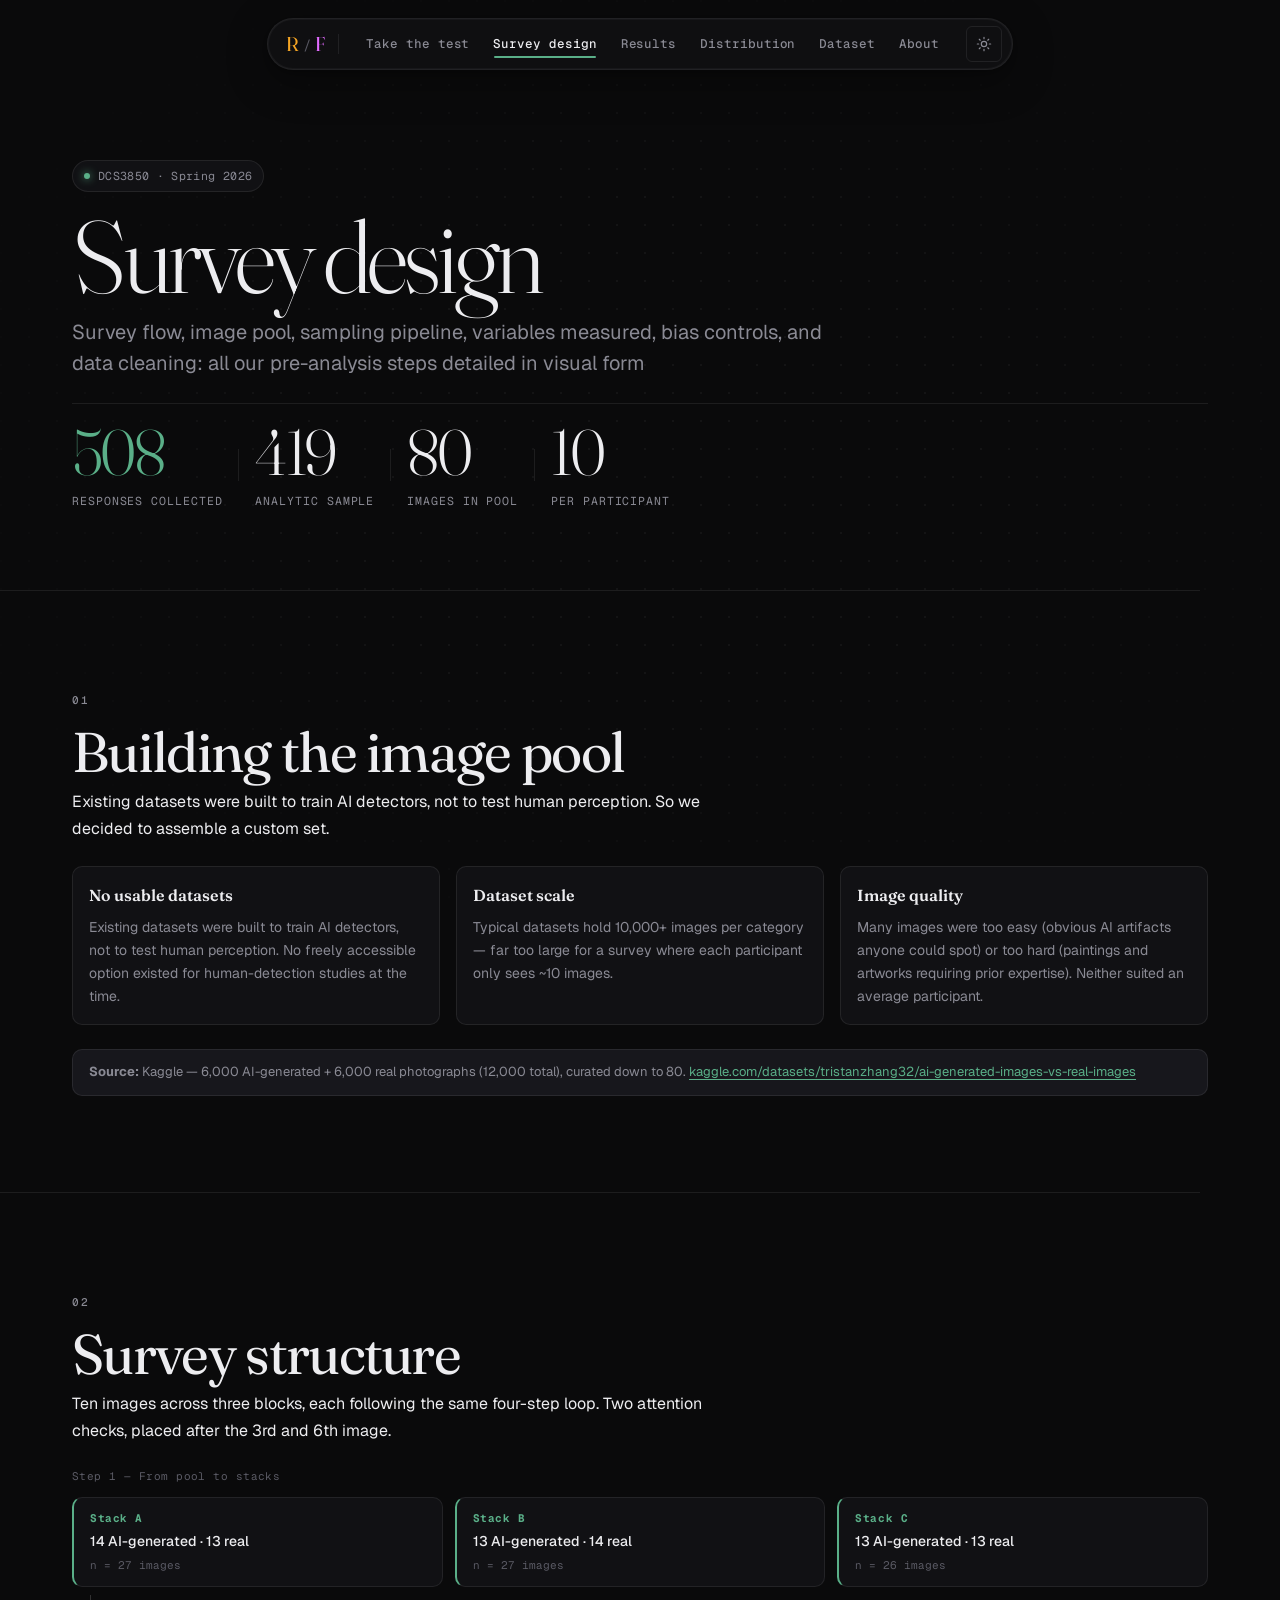
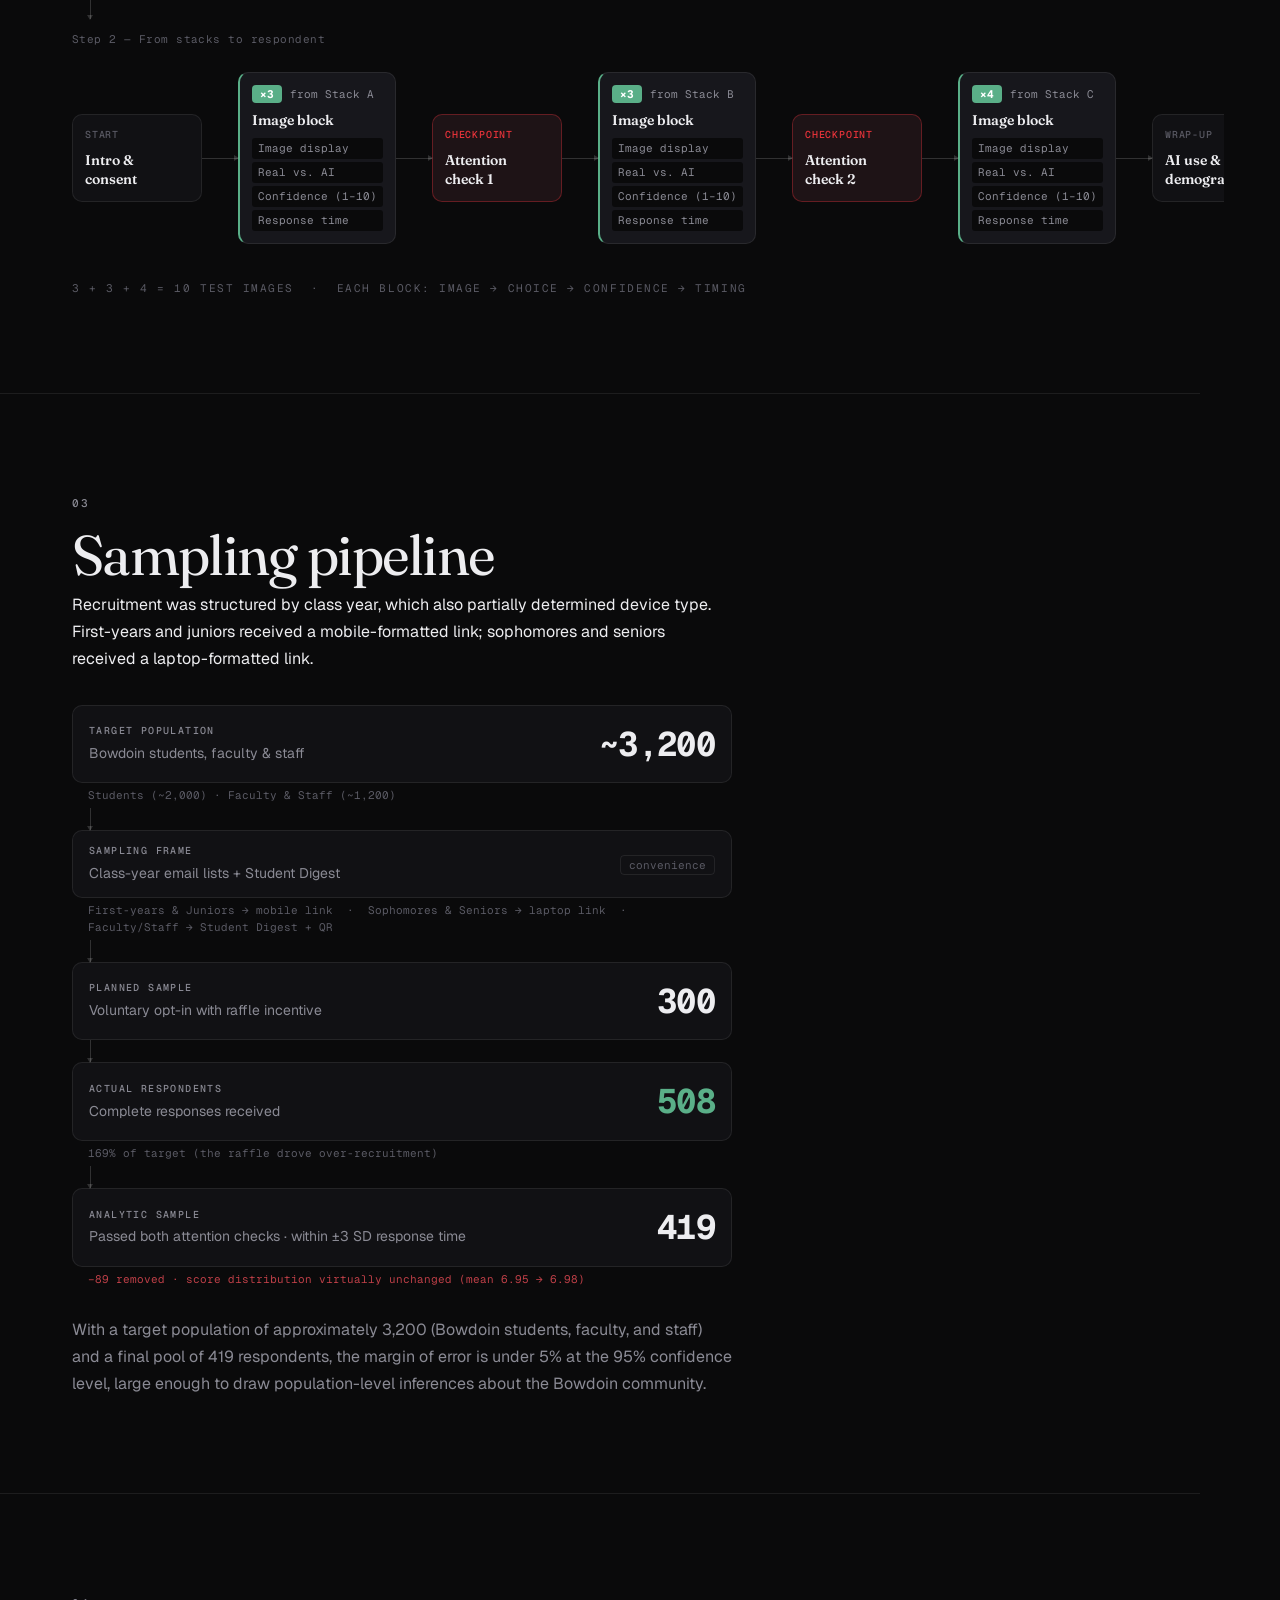
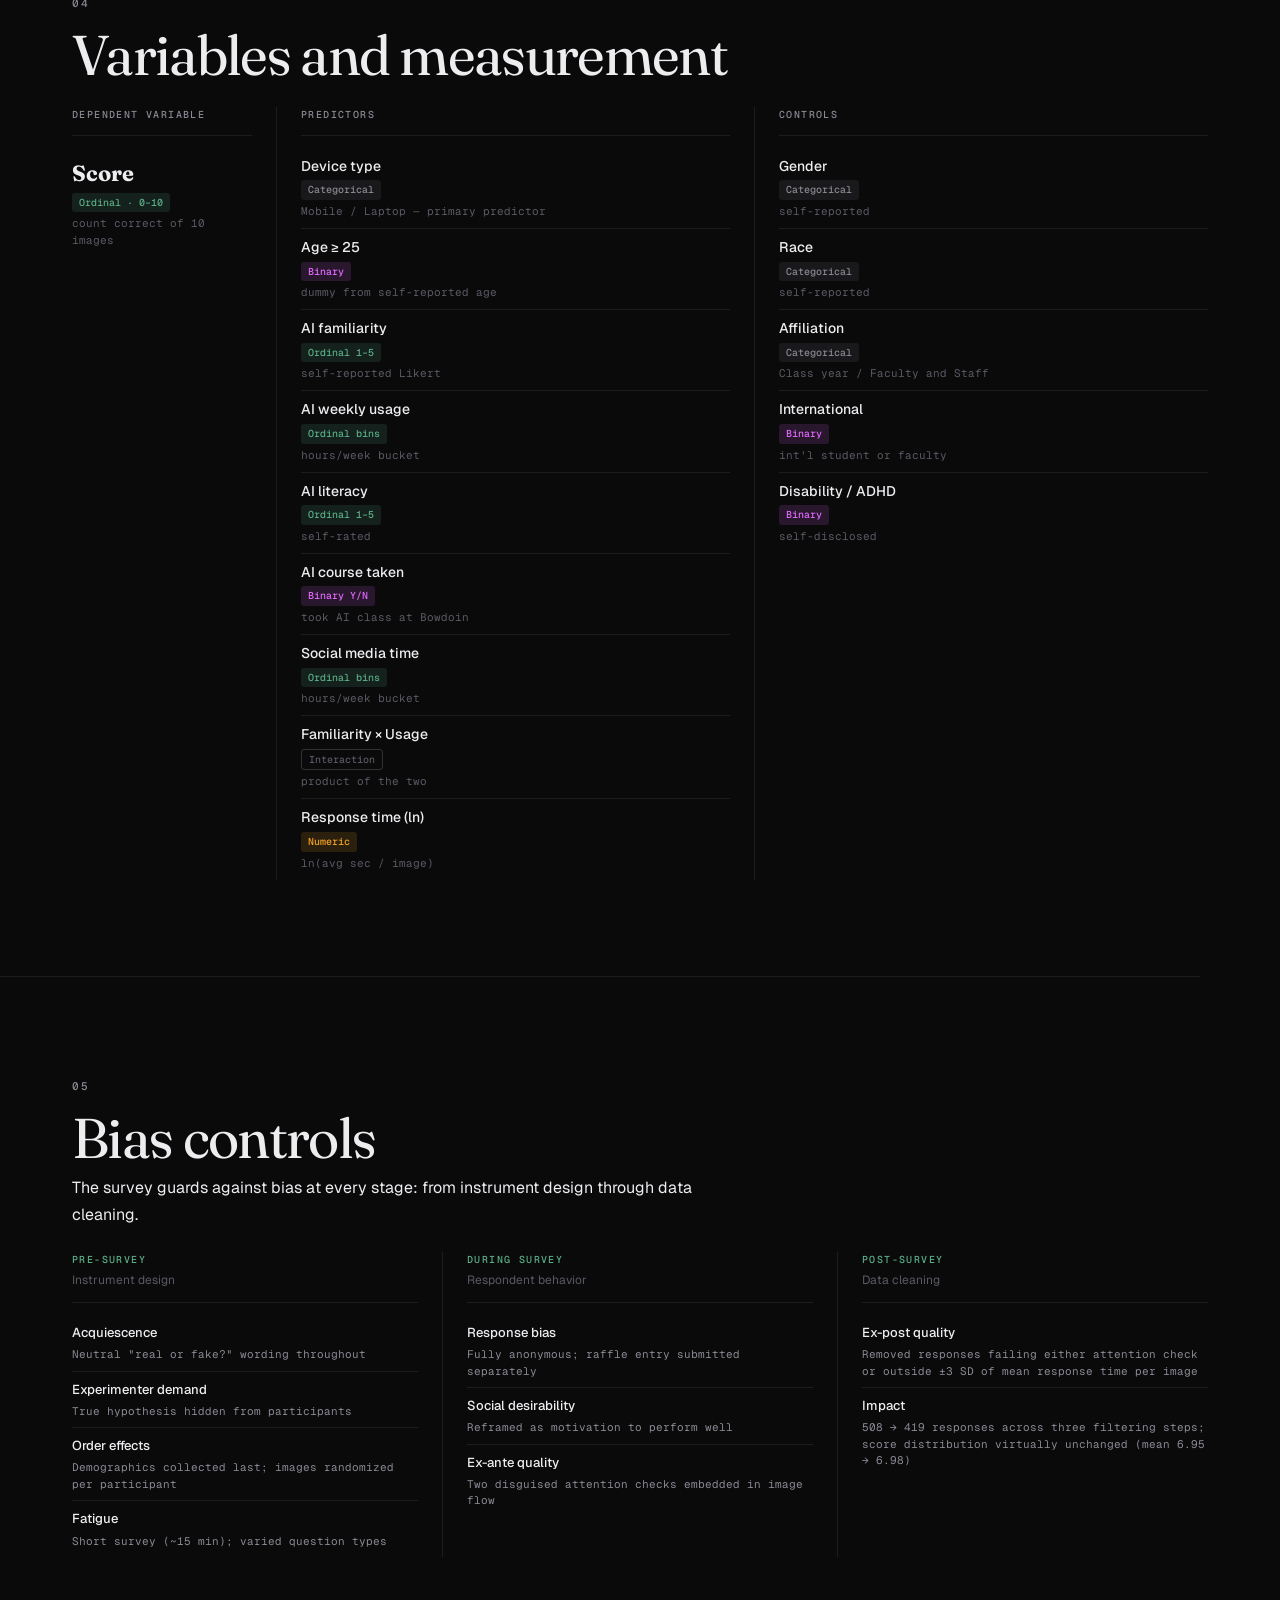
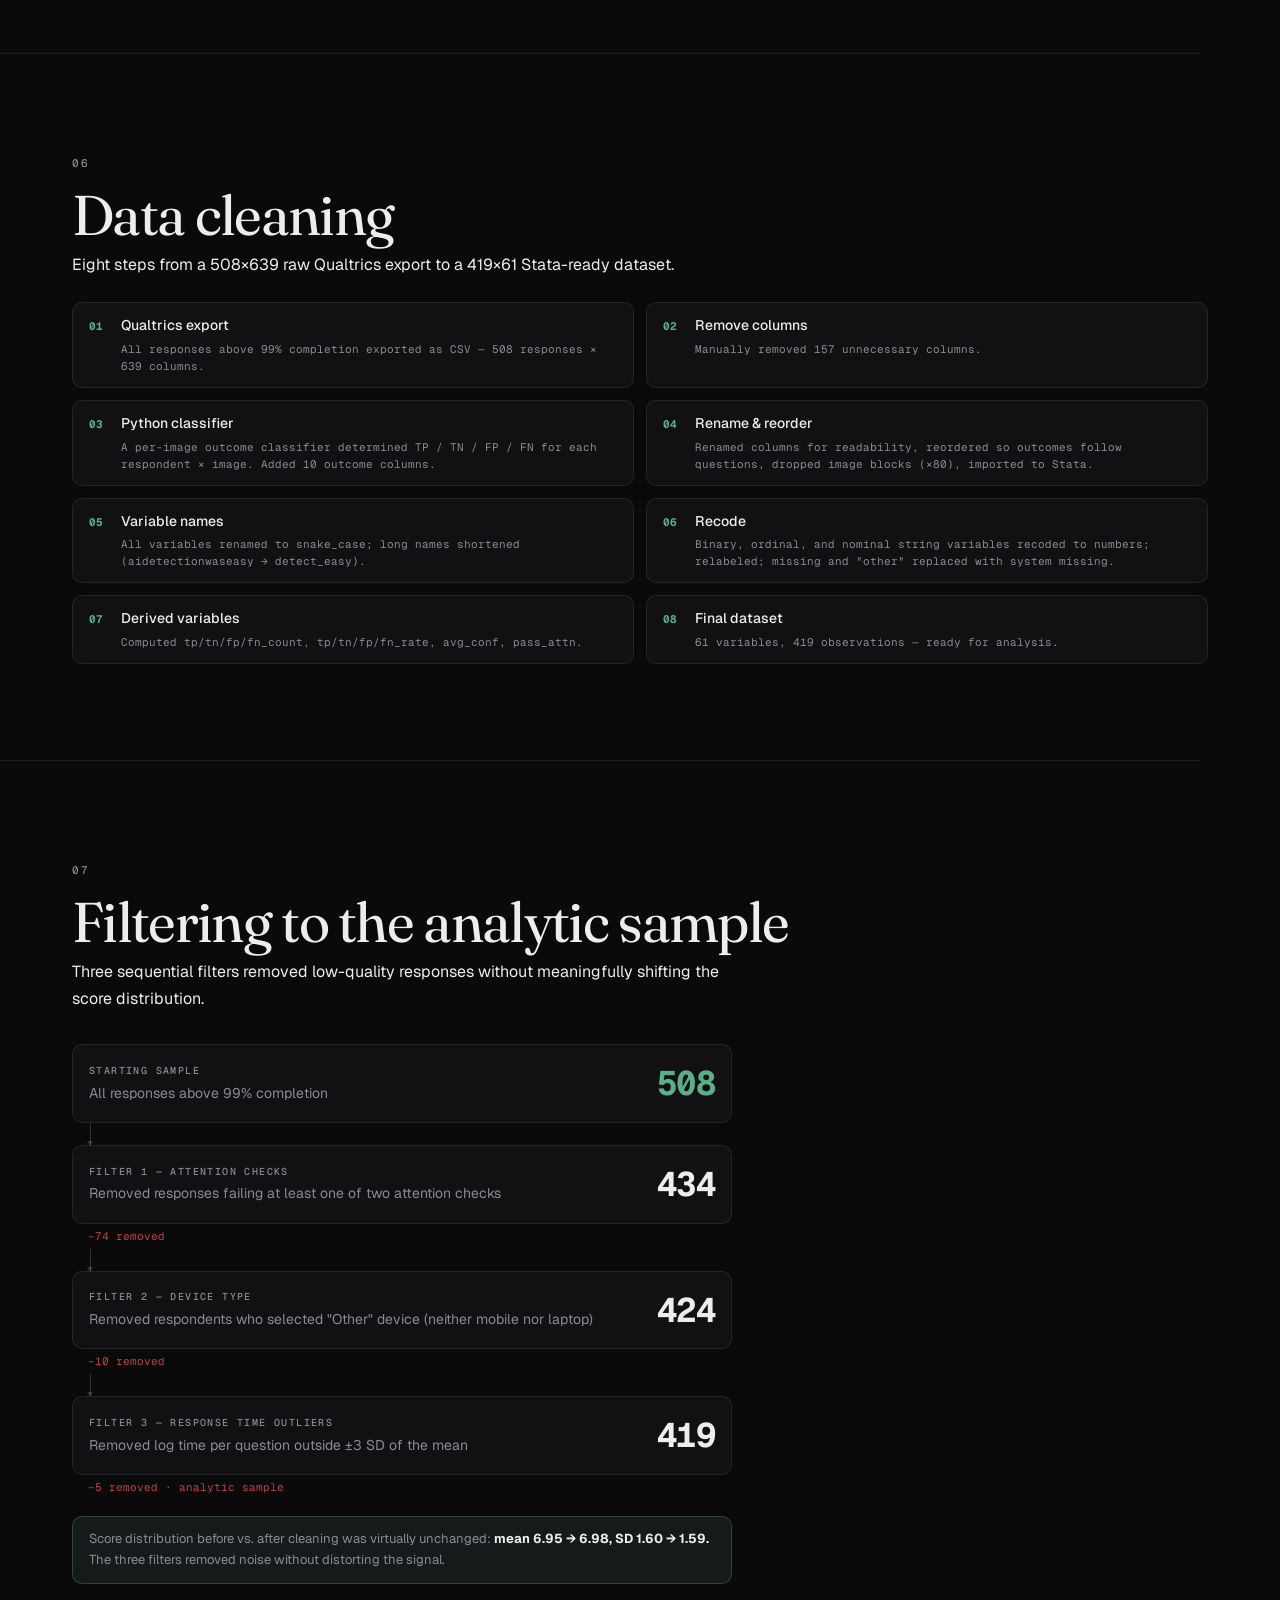
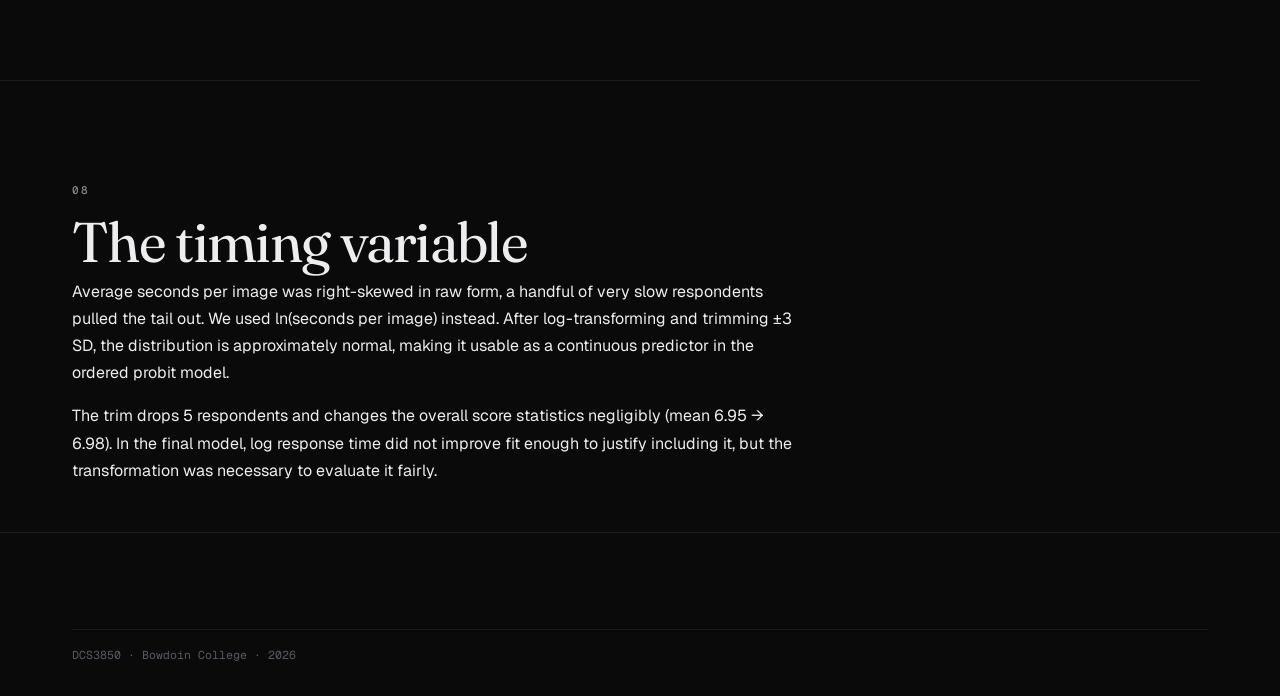
<file: ai-detection/survey/index.html>
<!doctype html>
<html lang="en" data-theme="dark">
  <head>
    <meta charset="utf-8" />
    <meta name="viewport" content="width=device-width, initial-scale=1" />
    <link rel="icon" href="../favicon.svg" type="image/svg+xml" />
    <title>Survey Design — AI Detection Study</title>
    <meta name="description" content="How the study was built: survey flow, sampling pipeline, variables measured, and bias controls." />
    <script src="../assets/js/theme-init.js"></script>
    <link rel="stylesheet" href="../assets/css/theme.css" />
    <link rel="stylesheet" href="../assets/css/survey.css" />
  </head>
  <body data-page="survey">
    <header id="site-nav"></header>

    <main>

      <!-- Hero -->
      <section class="survey-hero">
        <div class="shell">
          <span class="pill" data-reveal><span class="pill__dot"></span> DCS3850 · Spring 2026</span>
          <h1 class="hero display-wonk survey-hero__h1" data-reveal data-reveal-delay="80">
            Survey design
          </h1>
          <p class="lede survey-hero__lede" data-reveal data-reveal-delay="160">
            Survey flow, image pool, sampling pipeline, variables measured, bias controls, and data cleaning: all our pre-analysis steps detailed in visual form
          </p>
          <div class="survey-hero__stats" data-reveal data-reveal-delay="240">
            <div class="stat">
              <div><span class="stat__num stat__num--accent">508</span></div>
              <div class="stat__label">Responses collected</div>
            </div>
            <div class="survey-hero__stat-div" aria-hidden="true"></div>
            <div class="stat">
              <div><span class="stat__num">419</span></div>
              <div class="stat__label">Analytic sample</div>
            </div>
            <div class="survey-hero__stat-div" aria-hidden="true"></div>
            <div class="stat">
              <div><span class="stat__num">80</span></div>
              <div class="stat__label">Images in pool</div>
            </div>
            <div class="survey-hero__stat-div" aria-hidden="true"></div>
            <div class="stat">
              <div><span class="stat__num">10</span></div>
              <div class="stat__label">Per participant</div>
            </div>
          </div>
        </div>
      </section>

      <hr class="hr shell" />

      <!-- 01 Building the image pool -->
      <section class="tight">
        <div class="shell">
          <span class="eyebrow" data-reveal>01</span>
          <h2 class="section" data-reveal data-reveal-delay="60" style="margin: var(--s-3) 0 var(--s-2)">Building the image pool</h2>
          <p class="body-copy" data-reveal data-reveal-delay="100" style="margin-bottom: var(--s-5); max-width: 60ch">
            Existing datasets were built to train AI detectors, not to test human perception. So we decided to assemble a custom set.
          </p>
          <div class="swhy-cards" data-reveal data-reveal-delay="140">
            <div class="swhy-card">
              <div class="swhy-card__head">No usable datasets</div>
              <p class="swhy-card__body">Existing datasets were built to train AI detectors, not to test human perception. No freely accessible option existed for human-detection studies at the time.</p>
            </div>
            <div class="swhy-card">
              <div class="swhy-card__head">Dataset scale</div>
              <p class="swhy-card__body">Typical datasets hold 10,000+ images per category — far too large for a survey where each participant only sees ~10 images.</p>
            </div>
            <div class="swhy-card">
              <div class="swhy-card__head">Image quality</div>
              <p class="swhy-card__body">Many images were too easy (obvious AI artifacts anyone could spot) or too hard (paintings and artworks requiring prior expertise). Neither suited an average participant.</p>
            </div>
          </div>
          <div class="spool-source" data-reveal data-reveal-delay="200">
            <strong>Source:</strong> Kaggle — 6,000 AI-generated + 6,000 real photographs (12,000 total), curated down to 80. <a href="https://www.kaggle.com/datasets/tristanzhang32/ai-generated-images-vs-real-images" target="_blank" rel="noopener">kaggle.com/datasets/tristanzhang32/ai-generated-images-vs-real-images</a>
          </div>
        </div>
      </section>

      <hr class="hr shell" />

      <!-- 01 Survey Flow -->
      <section class="tight">
        <div class="shell">
          <span class="eyebrow" data-reveal>02</span>
          <h2 class="section" data-reveal data-reveal-delay="60" style="margin: var(--s-3) 0 var(--s-2)">Survey structure</h2>
          <p class="body-copy" data-reveal data-reveal-delay="100" style="margin-bottom: var(--s-5); max-width: 60ch">
            Ten images across three blocks, each following the same four-step loop. Two attention checks, placed after the 3rd and 6th image.
          </p>
          <p class="sstacks-step-label" data-reveal data-reveal-delay="130">Step 1 — From pool to stacks</p>
          <div class="sstacks" data-reveal data-reveal-delay="140">
            <div class="sstack-card">
              <div class="sstack-card__label">Stack A</div>
              <div class="sstack-card__comp">14 AI-generated · 13 real</div>
              <div class="sstack-card__n">n = 27 images</div>
            </div>
            <div class="sstack-card">
              <div class="sstack-card__label">Stack B</div>
              <div class="sstack-card__comp">13 AI-generated · 14 real</div>
              <div class="sstack-card__n">n = 27 images</div>
            </div>
            <div class="sstack-card">
              <div class="sstack-card__label">Stack C</div>
              <div class="sstack-card__comp">13 AI-generated · 13 real</div>
              <div class="sstack-card__n">n = 26 images</div>
            </div>
          </div>
          <div class="sstacks-divider" aria-hidden="true"></div>
          <p class="sstacks-step-label" data-reveal data-reveal-delay="150">Step 2 — From stacks to respondent</p>
          <div data-reveal data-reveal-delay="160">
            <div class="sflow-scroll-hint mono-label" aria-hidden="true">← scroll to see full flow →</div>
            <div class="sflow-wrap">
              <ol class="sflow">

                <li class="sflow-node" data-type="bookend">
                  <div class="sflow-card">
                    <span class="sflow-tag eyebrow">Start</span>
                    <span class="sflow-title">Intro &amp;<br>consent</span>
                  </div>
                </li>

                <li class="sflow-conn" aria-hidden="true"><span></span></li>

                <li class="sflow-node" data-type="block">
                  <div class="sflow-card">
                    <div class="sflow-badge-row">
                      <span class="sflow-badge">×3</span>
                      <span class="sflow-stack-label">from Stack A</span>
                    </div>
                    <span class="sflow-title">Image block</span>
                    <ul class="sflow-steps">
                      <li>Image display</li>
                      <li>Real vs. AI</li>
                      <li>Confidence (1–10)</li>
                      <li>Response time</li>
                    </ul>
                  </div>
                </li>

                <li class="sflow-conn" aria-hidden="true"><span></span></li>

                <li class="sflow-node" data-type="attn">
                  <div class="sflow-card">
                    <span class="sflow-tag eyebrow">Checkpoint</span>
                    <span class="sflow-title">Attention<br>check 1</span>
                  </div>
                </li>

                <li class="sflow-conn" aria-hidden="true"><span></span></li>

                <li class="sflow-node" data-type="block">
                  <div class="sflow-card">
                    <div class="sflow-badge-row">
                      <span class="sflow-badge">×3</span>
                      <span class="sflow-stack-label">from Stack B</span>
                    </div>
                    <span class="sflow-title">Image block</span>
                    <ul class="sflow-steps">
                      <li>Image display</li>
                      <li>Real vs. AI</li>
                      <li>Confidence (1–10)</li>
                      <li>Response time</li>
                    </ul>
                  </div>
                </li>

                <li class="sflow-conn" aria-hidden="true"><span></span></li>

                <li class="sflow-node" data-type="attn">
                  <div class="sflow-card">
                    <span class="sflow-tag eyebrow">Checkpoint</span>
                    <span class="sflow-title">Attention<br>check 2</span>
                  </div>
                </li>

                <li class="sflow-conn" aria-hidden="true"><span></span></li>

                <li class="sflow-node" data-type="block">
                  <div class="sflow-card">
                    <div class="sflow-badge-row">
                      <span class="sflow-badge">×4</span>
                      <span class="sflow-stack-label">from Stack C</span>
                    </div>
                    <span class="sflow-title">Image block</span>
                    <ul class="sflow-steps">
                      <li>Image display</li>
                      <li>Real vs. AI</li>
                      <li>Confidence (1–10)</li>
                      <li>Response time</li>
                    </ul>
                  </div>
                </li>

                <li class="sflow-conn" aria-hidden="true"><span></span></li>

                <li class="sflow-node" data-type="bookend">
                  <div class="sflow-card">
                    <span class="sflow-tag eyebrow">Wrap-up</span>
                    <span class="sflow-title">AI use &amp;<br>demographics</span>
                  </div>
                </li>

                <li class="sflow-conn" aria-hidden="true"><span></span></li>

                <li class="sflow-node" data-type="end">
                  <div class="sflow-card">
                    <span class="sflow-tag eyebrow">End</span>
                    <span class="sflow-title">Score &amp;<br>raffle entry</span>
                  </div>
                </li>

              </ol>
            </div>
          </div>
          <p class="sflow-caption mono-label" data-reveal>3 + 3 + 4 = 10 test images &nbsp;·&nbsp; each block: image → choice → confidence → timing</p>
        </div>
      </section>

      <hr class="hr shell" />

      <!-- 02 Sampling Pipeline -->
      <section class="tight">
        <div class="shell">
          <span class="eyebrow" data-reveal>03</span>
          <h2 class="section" data-reveal data-reveal-delay="60" style="margin: var(--s-3) 0 var(--s-2)">Sampling pipeline</h2>
          <p class="body-copy" data-reveal data-reveal-delay="100" style="margin-bottom: var(--s-6); max-width: 60ch">
            Recruitment was structured by class year, which also partially determined device type. First-years and juniors received a mobile-formatted link; sophomores and seniors received a laptop-formatted link.
          </p>
          <div class="sfunnel" data-reveal data-reveal-delay="140">

            <div class="sfunnel-step">
              <div class="sfunnel-card">
                <div class="sfunnel-card__left">
                  <span class="sfunnel-label eyebrow">Target population</span>
                  <span class="sfunnel-desc">Bowdoin students, faculty &amp; staff</span>
                </div>
                <div class="sfunnel-card__right">
                  <span class="sfunnel-n">~3,200</span>
                </div>
              </div>
              <p class="sfunnel-note">Students (~2,000) · Faculty &amp; Staff (~1,200)</p>
            </div>

            <div class="sfunnel-arrow" aria-hidden="true"></div>

            <div class="sfunnel-step">
              <div class="sfunnel-card">
                <div class="sfunnel-card__left">
                  <span class="sfunnel-label eyebrow">Sampling frame</span>
                  <span class="sfunnel-desc">Class-year email lists + Student Digest</span>
                </div>
                <div class="sfunnel-card__right">
                  <span class="sfunnel-tag">convenience</span>
                </div>
              </div>
              <p class="sfunnel-note">First-years &amp; Juniors → mobile link &nbsp;·&nbsp; Sophomores &amp; Seniors → laptop link &nbsp;·&nbsp; Faculty/Staff → Student Digest + QR</p>
            </div>

            <div class="sfunnel-arrow" aria-hidden="true"></div>

            <div class="sfunnel-step">
              <div class="sfunnel-card sfunnel-card--planned">
                <div class="sfunnel-card__left">
                  <span class="sfunnel-label eyebrow">Planned sample</span>
                  <span class="sfunnel-desc">Voluntary opt-in with raffle incentive</span>
                </div>
                <div class="sfunnel-card__right">
                  <span class="sfunnel-n">300</span>
                </div>
              </div>
            </div>

            <div class="sfunnel-arrow" aria-hidden="true"></div>

            <div class="sfunnel-step">
              <div class="sfunnel-card sfunnel-card--actual">
                <div class="sfunnel-card__left">
                  <span class="sfunnel-label eyebrow">Actual respondents</span>
                  <span class="sfunnel-desc">Complete responses received</span>
                </div>
                <div class="sfunnel-card__right">
                  <span class="sfunnel-n sfunnel-n--accent" data-count="508">508</span>
                </div>
              </div>
              <p class="sfunnel-note">169% of target (the raffle drove over-recruitment)</p>
            </div>

            <div class="sfunnel-arrow" aria-hidden="true"></div>

            <div class="sfunnel-step">
              <div class="sfunnel-card sfunnel-card--analytic">
                <div class="sfunnel-card__left">
                  <span class="sfunnel-label eyebrow">Analytic sample</span>
                  <span class="sfunnel-desc">Passed both attention checks · within ±3 SD response time</span>
                </div>
                <div class="sfunnel-card__right">
                  <span class="sfunnel-n" data-count="419">419</span>
                </div>
              </div>
              <p class="sfunnel-note sfunnel-note--drop">−89 removed · score distribution virtually unchanged (mean 6.95 → 6.98)</p>
            </div>

          </div>
          <p class="body-copy" style="margin-top: var(--s-5); max-width: 60ch; color: var(--text-muted);">
            With a target population of approximately 3,200 (Bowdoin students, faculty, and staff) and a final pool of 419 respondents, the margin of error is under 5% at the 95% confidence level, large enough to draw population-level inferences about the Bowdoin community.
          </p>
        </div>
      </section>

      <hr class="hr shell" />

      <!-- 03 Variables -->
      <section class="tight">
        <div class="shell">
          <span class="eyebrow" data-reveal>04</span>
          <h2 class="section" data-reveal data-reveal-delay="60" style="margin: var(--s-3) 0 var(--s-5)">Variables and measurement</h2>
          <div class="svars" data-reveal data-reveal-delay="120">

            <div class="svars-col">
              <div class="svars-col__head eyebrow">Dependent variable</div>
              <div class="svars-item svars-item--dv">
                <div class="svars-item__name">Score</div>
                <span class="svars-type svars-type--ordinal">Ordinal · 0–10</span>
                <div class="svars-item__desc">count correct of 10 images</div>
              </div>
            </div>

            <div class="svars-div" aria-hidden="true"></div>

            <div class="svars-col">
              <div class="svars-col__head eyebrow">Predictors</div>
              <div class="svars-item">
                <div class="svars-item__name">Device type</div>
                <span class="svars-type svars-type--cat">Categorical</span>
                <div class="svars-item__desc">Mobile / Laptop — primary predictor</div>
              </div>
              <div class="svars-item">
                <div class="svars-item__name">Age ≥ 25</div>
                <span class="svars-type svars-type--binary">Binary</span>
                <div class="svars-item__desc">dummy from self-reported age</div>
              </div>
              <div class="svars-item">
                <div class="svars-item__name">AI familiarity</div>
                <span class="svars-type svars-type--ordinal">Ordinal 1–5</span>
                <div class="svars-item__desc">self-reported Likert</div>
              </div>
              <div class="svars-item">
                <div class="svars-item__name">AI weekly usage</div>
                <span class="svars-type svars-type--ordinal">Ordinal bins</span>
                <div class="svars-item__desc">hours/week bucket</div>
              </div>
              <div class="svars-item">
                <div class="svars-item__name">AI literacy</div>
                <span class="svars-type svars-type--ordinal">Ordinal 1–5</span>
                <div class="svars-item__desc">self-rated</div>
              </div>
              <div class="svars-item">
                <div class="svars-item__name">AI course taken</div>
                <span class="svars-type svars-type--binary">Binary Y/N</span>
                <div class="svars-item__desc">took AI class at Bowdoin</div>
              </div>
              <div class="svars-item">
                <div class="svars-item__name">Social media time</div>
                <span class="svars-type svars-type--ordinal">Ordinal bins</span>
                <div class="svars-item__desc">hours/week bucket</div>
              </div>
              <div class="svars-item">
                <div class="svars-item__name">Familiarity × Usage</div>
                <span class="svars-type svars-type--interaction">Interaction</span>
                <div class="svars-item__desc">product of the two</div>
              </div>
              <div class="svars-item">
                <div class="svars-item__name">Response time (ln)</div>
                <span class="svars-type svars-type--numeric">Numeric</span>
                <div class="svars-item__desc">ln(avg sec / image)</div>
              </div>
            </div>

            <div class="svars-div" aria-hidden="true"></div>

            <div class="svars-col">
              <div class="svars-col__head eyebrow">Controls</div>
              <div class="svars-item">
                <div class="svars-item__name">Gender</div>
                <span class="svars-type svars-type--cat">Categorical</span>
                <div class="svars-item__desc">self-reported</div>
              </div>
              <div class="svars-item">
                <div class="svars-item__name">Race</div>
                <span class="svars-type svars-type--cat">Categorical</span>
                <div class="svars-item__desc">self-reported</div>
              </div>
              <div class="svars-item">
                <div class="svars-item__name">Affiliation</div>
                <span class="svars-type svars-type--cat">Categorical</span>
                <div class="svars-item__desc">Class year / Faculty and Staff</div>
              </div>
              <div class="svars-item">
                <div class="svars-item__name">International</div>
                <span class="svars-type svars-type--binary">Binary</span>
                <div class="svars-item__desc">int'l student or faculty</div>
              </div>
              <div class="svars-item">
                <div class="svars-item__name">Disability / ADHD</div>
                <span class="svars-type svars-type--binary">Binary</span>
                <div class="svars-item__desc">self-disclosed</div>
              </div>
            </div>

          </div>
        </div>
      </section>

      <hr class="hr shell" />

      <!-- 04 Bias Controls -->
      <section class="tight">
        <div class="shell">
          <span class="eyebrow" data-reveal>05</span>
          <h2 class="section" data-reveal data-reveal-delay="60" style="margin: var(--s-3) 0 var(--s-2)">Bias controls</h2>
          <p class="body-copy" data-reveal data-reveal-delay="100" style="margin-bottom: var(--s-5); max-width: 60ch">
            The survey guards against bias at every stage: from instrument design through data cleaning.
          </p>
          <div class="sbias" data-reveal data-reveal-delay="140">

            <div class="sbias-phase">
              <div class="sbias-phase__head">
                <span class="sbias-phase__label eyebrow">Pre-survey</span>
                <span class="sbias-phase__sub">Instrument design</span>
              </div>
              <ul class="sbias-list">
                <li class="sbias-item">
                  <div class="sbias-item__name">Acquiescence</div>
                  <div class="sbias-item__fix">Neutral "real or fake?" wording throughout</div>
                </li>
                <li class="sbias-item">
                  <div class="sbias-item__name">Experimenter demand</div>
                  <div class="sbias-item__fix">True hypothesis hidden from participants</div>
                </li>
                <li class="sbias-item">
                  <div class="sbias-item__name">Order effects</div>
                  <div class="sbias-item__fix">Demographics collected last; images randomized per participant</div>
                </li>
                <li class="sbias-item">
                  <div class="sbias-item__name">Fatigue</div>
                  <div class="sbias-item__fix">Short survey (~15 min); varied question types</div>
                </li>
              </ul>
            </div>

            <div class="sbias-div" aria-hidden="true"></div>

            <div class="sbias-phase">
              <div class="sbias-phase__head">
                <span class="sbias-phase__label eyebrow">During survey</span>
                <span class="sbias-phase__sub">Respondent behavior</span>
              </div>
              <ul class="sbias-list">
                <li class="sbias-item">
                  <div class="sbias-item__name">Response bias</div>
                  <div class="sbias-item__fix">Fully anonymous; raffle entry submitted separately</div>
                </li>
                <li class="sbias-item">
                  <div class="sbias-item__name">Social desirability</div>
                  <div class="sbias-item__fix">Reframed as motivation to perform well</div>
                </li>
                <li class="sbias-item">
                  <div class="sbias-item__name">Ex-ante quality</div>
                  <div class="sbias-item__fix">Two disguised attention checks embedded in image flow</div>
                </li>
              </ul>
            </div>

            <div class="sbias-div" aria-hidden="true"></div>

            <div class="sbias-phase">
              <div class="sbias-phase__head">
                <span class="sbias-phase__label eyebrow">Post-survey</span>
                <span class="sbias-phase__sub">Data cleaning</span>
              </div>
              <ul class="sbias-list">
                <li class="sbias-item">
                  <div class="sbias-item__name">Ex-post quality</div>
                  <div class="sbias-item__fix">Removed responses failing either attention check or outside ±3 SD of mean response time per image</div>
                </li>
                <li class="sbias-item">
                  <div class="sbias-item__name">Impact</div>
                  <div class="sbias-item__fix">508 → 419 responses across three filtering steps; score distribution virtually unchanged (mean 6.95 → 6.98)</div>
                </li>
              </ul>
            </div>

          </div>
        </div>
      </section>

      <hr class="hr shell" />

      <!-- 07 Data cleaning -->
      <section class="tight">
        <div class="shell">
          <span class="eyebrow" data-reveal>06</span>
          <h2 class="section" data-reveal data-reveal-delay="60" style="margin: var(--s-3) 0 var(--s-2)">Data cleaning</h2>
          <p class="body-copy" data-reveal data-reveal-delay="100" style="margin-bottom: var(--s-5); max-width: 60ch">
            Eight steps from a 508×639 raw Qualtrics export to a 419×61 Stata-ready dataset.
          </p>
          <div class="sclean-grid" data-reveal data-reveal-delay="140">
            <div class="sclean-step">
              <div class="sclean-step__num">01</div>
              <div>
                <div class="sclean-step__name">Qualtrics export</div>
                <div class="sclean-step__desc">All responses above 99% completion exported as CSV — 508 responses × 639 columns.</div>
              </div>
            </div>
            <div class="sclean-step">
              <div class="sclean-step__num">02</div>
              <div>
                <div class="sclean-step__name">Remove columns</div>
                <div class="sclean-step__desc">Manually removed 157 unnecessary columns.</div>
              </div>
            </div>
            <div class="sclean-step">
              <div class="sclean-step__num">03</div>
              <div>
                <div class="sclean-step__name">Python classifier</div>
                <div class="sclean-step__desc">A per-image outcome classifier determined TP / TN / FP / FN for each respondent × image. Added 10 outcome columns.</div>
              </div>
            </div>
            <div class="sclean-step">
              <div class="sclean-step__num">04</div>
              <div>
                <div class="sclean-step__name">Rename &amp; reorder</div>
                <div class="sclean-step__desc">Renamed columns for readability, reordered so outcomes follow questions, dropped image blocks (×80), imported to Stata.</div>
              </div>
            </div>
            <div class="sclean-step">
              <div class="sclean-step__num">05</div>
              <div>
                <div class="sclean-step__name">Variable names</div>
                <div class="sclean-step__desc">All variables renamed to snake_case; long names shortened (aidetectionwaseasy → detect_easy).</div>
              </div>
            </div>
            <div class="sclean-step">
              <div class="sclean-step__num">06</div>
              <div>
                <div class="sclean-step__name">Recode</div>
                <div class="sclean-step__desc">Binary, ordinal, and nominal string variables recoded to numbers; relabeled; missing and "other" replaced with system missing.</div>
              </div>
            </div>
            <div class="sclean-step">
              <div class="sclean-step__num">07</div>
              <div>
                <div class="sclean-step__name">Derived variables</div>
                <div class="sclean-step__desc">Computed tp/tn/fp/fn_count, tp/tn/fp/fn_rate, avg_conf, pass_attn.</div>
              </div>
            </div>
            <div class="sclean-step">
              <div class="sclean-step__num">08</div>
              <div>
                <div class="sclean-step__name">Final dataset</div>
                <div class="sclean-step__desc">61 variables, 419 observations — ready for analysis.</div>
              </div>
            </div>
          </div>
        </div>
      </section>

      <hr class="hr shell" />

      <!-- 08 Filtering to the analytic sample -->
      <section class="tight">
        <div class="shell">
          <span class="eyebrow" data-reveal>07</span>
          <h2 class="section" data-reveal data-reveal-delay="60" style="margin: var(--s-3) 0 var(--s-2)">Filtering to the analytic sample</h2>
          <p class="body-copy" data-reveal data-reveal-delay="100" style="margin-bottom: var(--s-6); max-width: 60ch">
            Three sequential filters removed low-quality responses without meaningfully shifting the score distribution.
          </p>
          <div class="sfunnel" data-reveal data-reveal-delay="140">

            <div class="sfunnel-step">
              <div class="sfunnel-card">
                <div class="sfunnel-card__left">
                  <span class="sfunnel-label eyebrow">Starting sample</span>
                  <span class="sfunnel-desc">All responses above 99% completion</span>
                </div>
                <div class="sfunnel-card__right">
                  <span class="sfunnel-n sfunnel-n--accent">508</span>
                </div>
              </div>
            </div>

            <div class="sfunnel-arrow" aria-hidden="true"></div>

            <div class="sfunnel-step">
              <div class="sfunnel-card">
                <div class="sfunnel-card__left">
                  <span class="sfunnel-label eyebrow">Filter 1 — Attention checks</span>
                  <span class="sfunnel-desc">Removed responses failing at least one of two attention checks</span>
                </div>
                <div class="sfunnel-card__right">
                  <span class="sfunnel-n">434</span>
                </div>
              </div>
              <p class="sfunnel-note sfunnel-note--drop">−74 removed</p>
            </div>

            <div class="sfunnel-arrow" aria-hidden="true"></div>

            <div class="sfunnel-step">
              <div class="sfunnel-card">
                <div class="sfunnel-card__left">
                  <span class="sfunnel-label eyebrow">Filter 2 — Device type</span>
                  <span class="sfunnel-desc">Removed respondents who selected "Other" device (neither mobile nor laptop)</span>
                </div>
                <div class="sfunnel-card__right">
                  <span class="sfunnel-n">424</span>
                </div>
              </div>
              <p class="sfunnel-note sfunnel-note--drop">−10 removed</p>
            </div>

            <div class="sfunnel-arrow" aria-hidden="true"></div>

            <div class="sfunnel-step">
              <div class="sfunnel-card sfunnel-card--analytic">
                <div class="sfunnel-card__left">
                  <span class="sfunnel-label eyebrow">Filter 3 — Response time outliers</span>
                  <span class="sfunnel-desc">Removed log time per question outside ±3 SD of the mean</span>
                </div>
                <div class="sfunnel-card__right">
                  <span class="sfunnel-n">419</span>
                </div>
              </div>
              <p class="sfunnel-note sfunnel-note--drop">−5 removed · analytic sample</p>
            </div>

          </div>
          <div class="sfunnel-callout" data-reveal>
            Score distribution before vs. after cleaning was virtually unchanged: <strong>mean 6.95 → 6.98, SD 1.60 → 1.59.</strong> The three filters removed noise without distorting the signal.
          </div>
        </div>
      </section>

      <hr class="hr shell" />

      <!-- 09 The timing variable -->
      <section class="tight">
        <div class="shell">
          <span class="eyebrow" data-reveal>08</span>
          <h2 class="section" data-reveal data-reveal-delay="60" style="margin: var(--s-3) 0 var(--s-2)">The timing variable</h2>
          <p class="body-copy" data-reveal data-reveal-delay="120" style="max-width: 66ch">
            Average seconds per image was right-skewed in raw form, a handful of very slow respondents pulled the tail out. We used ln(seconds per image) instead. After log-transforming and trimming ±3 SD, the distribution is approximately normal, making it usable as a continuous predictor in the ordered probit model.
          </p>
          <p class="body-copy" data-reveal data-reveal-delay="160" style="max-width: 66ch">
            The trim drops 5 respondents and changes the overall score statistics negligibly (mean 6.95 → 6.98). In the final model, log response time did not improve fit enough to justify including it, but the transformation was necessary to evaluate it fairly.
          </p>
        </div>
      </section>

    </main>

    <footer id="site-footer"></footer>

    <script type="module" src="../assets/js/nav.js"></script>
    <script type="module" src="../assets/js/survey.js"></script>
  </body>
</html>
</file>
<file: ai-detection/assets/css/theme.css>
/* ==========================================================================
   AI Detection Study — Design System
   Research-grade developer tool meets editorial science magazine.
   ========================================================================== */

/* ---------- Fonts ---------- */
@import url("https://fonts.googleapis.com/css2?family=Fraunces:opsz,wght,SOFT,WONK@9..144,300..900,0..100,0..1&family=Geist:wght@300;400;500;600;700&family=Geist+Mono:wght@400;500;600&display=swap");

/* ---------- Tokens ---------- */
:root {
  /* Type */
  --font-display: "Fraunces", "Iowan Old Style", Georgia, serif;
  --font-sans: "Geist", ui-sans-serif, system-ui, sans-serif;
  --font-mono: "Geist Mono", "JetBrains Mono", ui-monospace, monospace;

  /* Space scale */
  --s-1: 4px;
  --s-2: 8px;
  --s-3: 12px;
  --s-4: 16px;
  --s-5: 24px;
  --s-6: 32px;
  --s-7: 48px;
  --s-8: 64px;
  --s-9: 96px;
  --s-10: 128px;

  /* Radii */
  --r-sm: 6px;
  --r-md: 10px;
  --r-lg: 16px;
  --r-xl: 22px;

  /* Motion */
  --ease-spring: cubic-bezier(0.2, 0.8, 0.2, 1);
  --ease-smooth: cubic-bezier(0.4, 0, 0.2, 1);

  /* Accents (mode-independent) */
  --accent: #5aaf88;
  --accent-ink: #ffffff;
  --real: #f5a524;
  --fake: #e26bff;
  --danger: #e8333a;

  /* Layout */
  --max-w: 1200px;
  --nav-h: 64px;
}

/* Dark (default) */
:root,
html[data-theme="dark"] {
  color-scheme: dark;
  --bg: #0a0a0b;
  --bg-rgb: 10, 10, 11;
  --surface: #111114;
  --surface-elevated: #17171c;
  --surface-hover: #1c1c22;
  --hairline: rgba(255, 255, 255, 0.08);
  --hairline-strong: rgba(255, 255, 255, 0.16);
  --text: #ededf0;
  --text-muted: #8a8a94;
  --text-faint: #5a5a64;
  --grid-dot: rgba(255, 255, 255, 0.045);
  --accent: #5aaf88;
  --accent-glow: rgba(90, 175, 136, 0.22);
  --real: #f5a524;
  --fake: #e26bff;
  --shadow-low: 0 1px 2px rgba(0, 0, 0, 0.4);
  --shadow-mid: 0 4px 24px rgba(0, 0, 0, 0.5), 0 1px 2px rgba(0, 0, 0, 0.3);
  --shadow-glow: 0 0 0 1px rgba(62, 232, 180, 0.3), 0 12px 40px rgba(62, 232, 180, 0.12);
}

/* Light */
html[data-theme="light"] {
  color-scheme: light;
  --bg: #faf9f5;
  --bg-rgb: 250, 249, 245;
  --surface: #ffffff;
  --surface-elevated: #ffffff;
  --surface-hover: #f4f3ee;
  --hairline: rgba(10, 10, 20, 0.1);
  --hairline-strong: rgba(10, 10, 20, 0.2);
  --text: #0f0f12;
  --text-muted: #5a5a64;
  --text-faint: #8a8a94;
  --grid-dot: rgba(10, 10, 20, 0.06);
  --accent: #3d8f6e;
  --accent-glow: rgba(90, 175, 136, 0.18);
  --real: #c77400;
  --fake: #a838c8;
  --shadow-low: 0 1px 2px rgba(20, 20, 30, 0.06);
  --shadow-mid: 0 4px 24px rgba(20, 20, 30, 0.08), 0 1px 2px rgba(20, 20, 30, 0.04);
  --shadow-glow: 0 0 0 1px rgba(21, 168, 120, 0.35), 0 12px 40px rgba(21, 168, 120, 0.12);
}

/* ---------- Reset ---------- */
*,
*::before,
*::after {
  box-sizing: border-box;
}
html {
  -webkit-text-size-adjust: 100%;
  -webkit-font-smoothing: antialiased;
  -moz-osx-font-smoothing: grayscale;
  text-rendering: optimizeLegibility;
}
body {
  margin: 0;
  font-family: var(--font-sans);
  font-weight: 400;
  line-height: 1.55;
  color: var(--text);
  background: var(--bg);
  min-height: 100vh;
  overflow-x: hidden;
}
img,
svg,
video {
  max-width: 100%;
  display: block;
}
button {
  font: inherit;
  color: inherit;
  background: none;
  border: none;
  cursor: pointer;
  padding: 0;
}
a {
  color: inherit;
  text-decoration: none;
}
h1,
h2,
h3,
h4,
h5,
h6,
p {
  margin: 0;
}

/* ---------- Background grid ---------- */
body::before {
  content: "";
  position: fixed;
  inset: 0;
  pointer-events: none;
  z-index: 0;
  background-image: radial-gradient(
    circle at 1px 1px,
    var(--grid-dot) 1px,
    transparent 0
  );
  background-size: 28px 28px;
  mask-image: radial-gradient(ellipse at center, black 40%, transparent 85%);
  -webkit-mask-image: radial-gradient(ellipse at center, black 40%, transparent 85%);
}

/* ---------- Typography ---------- */
.display {
  font-family: var(--font-display);
  font-weight: 400;
  letter-spacing: -0.03em;
  line-height: 1.02;
  font-variation-settings: "opsz" 144, "SOFT" 0, "WONK" 0;
}
.display-wonk {
  font-variation-settings: "opsz" 144, "SOFT" 20, "WONK" 1;
}
.mono {
  font-family: var(--font-mono);
  font-feature-settings: "ss01", "ss02", "cv11";
}
.eyebrow {
  font-family: var(--font-mono);
  font-size: 11px;
  letter-spacing: 0.14em;
  text-transform: uppercase;
  color: var(--text-muted);
  font-weight: 500;
}
h1.hero {
  font-family: var(--font-display);
  font-weight: 300;
  font-size: clamp(48px, 8vw, 112px);
  line-height: 0.95;
  letter-spacing: -0.04em;
  font-variation-settings: "opsz" 144, "SOFT" 0, "WONK" 0;
}
h2.section {
  font-family: var(--font-display);
  font-weight: 400;
  font-size: clamp(32px, 4.5vw, 56px);
  line-height: 1;
  letter-spacing: -0.03em;
}
h3.card {
  font-family: var(--font-display);
  font-weight: 400;
  font-size: clamp(22px, 2.4vw, 28px);
  line-height: 1.1;
  letter-spacing: -0.02em;
}
.lede {
  font-size: clamp(17px, 1.6vw, 20px);
  line-height: 1.55;
  color: var(--text-muted);
  max-width: 62ch;
}
.body-copy {
  font-size: 16px;
  line-height: 1.7;
  color: var(--text);
  max-width: 62ch;
}
.body-copy + .body-copy {
  margin-top: var(--s-4);
}
em.accent-text {
  font-style: italic;
  color: var(--accent);
}

/* ---------- Layout ---------- */
.shell {
  width: 100%;
  max-width: var(--max-w);
  margin: 0 auto;
  padding: 0 var(--s-5);
  position: relative;
  z-index: 1;
}
@media (min-width: 768px) {
  .shell {
    padding: 0 var(--s-6);
  }
}
main {
  padding-top: var(--nav-h);
  min-height: calc(100vh - var(--nav-h));
}
section {
  padding: var(--s-9) 0;
}
section.tight {
  padding: var(--s-7) 0;
}

/* ---------- Nav ---------- */
.site-nav {
  position: fixed;
  top: 0;
  left: 0;
  right: 0;
  height: var(--nav-h);
  z-index: 50;
  background: color-mix(in srgb, var(--bg) 78%, transparent);
  backdrop-filter: blur(16px) saturate(140%);
  -webkit-backdrop-filter: blur(16px) saturate(140%);
  border-bottom: 1px solid var(--hairline);
}
.site-nav__inner {
  height: 100%;
  display: flex;
  align-items: center;
  justify-content: space-between;
  gap: var(--s-5);
}
.site-nav__brand {
  display: flex;
  align-items: center;
  gap: var(--s-3);
  font-family: var(--font-mono);
  font-size: 13px;
  font-weight: 500;
  letter-spacing: -0.01em;
  color: var(--text);
}
.site-nav__brand-mark {
  width: 22px;
  height: 22px;
  border-radius: 6px;
  position: relative;
  background: linear-gradient(135deg, var(--accent), color-mix(in srgb, var(--accent) 40%, var(--bg)));
  box-shadow: 0 0 0 1px var(--hairline), inset 0 0 0 1px rgba(255, 255, 255, 0.12);
  flex-shrink: 0;
}
.site-nav__brand-mark::after {
  content: "";
  position: absolute;
  inset: 5px;
  border-radius: 3px;
  background: var(--bg);
  clip-path: polygon(0 0, 60% 0, 100% 40%, 100% 100%, 40% 100%, 0 60%);
}
.site-nav__brand-dot {
  width: 5px;
  height: 5px;
  border-radius: 999px;
  background: var(--accent);
  box-shadow: 0 0 8px var(--accent);
  animation: pulse 2.2s var(--ease-smooth) infinite;
}
@keyframes pulse {
  0%, 100% { opacity: 0.45; transform: scale(0.85); }
  50% { opacity: 1; transform: scale(1); }
}
.site-nav__links {
  display: none;
  gap: var(--s-2);
  align-items: center;
}
@media (min-width: 860px) {
  .site-nav__links {
    display: flex;
  }
}
.site-nav__link {
  font-family: var(--font-mono);
  font-size: 12.5px;
  font-weight: 500;
  letter-spacing: -0.005em;
  color: var(--text-muted);
  padding: 8px 12px;
  border-radius: var(--r-sm);
  transition: color 180ms var(--ease-smooth), background 180ms var(--ease-smooth);
  position: relative;
}
.site-nav__link:hover {
  color: var(--text);
  background: var(--surface-hover);
}
.site-nav__link[aria-current="page"] {
  color: var(--text);
}
.site-nav__link[aria-current="page"]::after {
  content: "";
  position: absolute;
  left: 12px;
  right: 12px;
  bottom: 3px;
  height: 1.5px;
  background: var(--accent);
  border-radius: 2px;
}
.site-nav__actions {
  display: flex;
  gap: var(--s-2);
  align-items: center;
}
.theme-toggle {
  width: 36px;
  height: 36px;
  border-radius: var(--r-sm);
  border: 1px solid var(--hairline);
  display: flex;
  align-items: center;
  justify-content: center;
  color: var(--text-muted);
  transition: color 180ms var(--ease-smooth), background 180ms var(--ease-smooth), border-color 180ms var(--ease-smooth);
}
.theme-toggle:hover {
  color: var(--text);
  background: var(--surface-hover);
  border-color: var(--hairline-strong);
}
.theme-toggle svg {
  width: 16px;
  height: 16px;
}
html[data-theme="dark"] .theme-toggle__sun { display: block; }
html[data-theme="dark"] .theme-toggle__moon { display: none; }
html[data-theme="light"] .theme-toggle__sun { display: none; }
html[data-theme="light"] .theme-toggle__moon { display: block; }

.site-nav__mobile {
  display: block;
  width: 36px;
  height: 36px;
  border-radius: var(--r-sm);
  border: 1px solid var(--hairline);
  color: var(--text-muted);
  display: flex;
  align-items: center;
  justify-content: center;
}
@media (min-width: 860px) {
  .site-nav__mobile {
    display: none;
  }
}
.site-nav__mobile svg {
  width: 16px;
  height: 16px;
}

.site-nav__drawer {
  display: none;
  position: absolute;
  top: var(--nav-h);
  left: 0;
  right: 0;
  background: var(--bg);
  border-bottom: 1px solid var(--hairline);
  padding: var(--s-4) var(--s-5);
  flex-direction: column;
  gap: var(--s-1);
}
.site-nav__drawer.open {
  display: flex;
}
.site-nav__drawer a {
  font-family: var(--font-mono);
  font-size: 14px;
  color: var(--text-muted);
  padding: 10px 12px;
  border-radius: var(--r-sm);
}
.site-nav__drawer a:hover {
  background: var(--surface-hover);
  color: var(--text);
}
.site-nav__drawer a[aria-current="page"] {
  color: var(--accent);
}

/* ---------- Buttons ---------- */
.btn {
  display: inline-flex;
  align-items: center;
  gap: var(--s-3);
  padding: 14px 20px;
  border-radius: var(--r-md);
  font-family: var(--font-mono);
  font-size: 13px;
  font-weight: 500;
  letter-spacing: 0;
  line-height: 1;
  transition: transform 220ms var(--ease-spring),
    box-shadow 220ms var(--ease-smooth),
    background 220ms var(--ease-smooth),
    color 220ms var(--ease-smooth);
  will-change: transform;
  border: 1px solid transparent;
}
.btn:hover {
  transform: translateY(-1px);
}
.btn:active {
  transform: translateY(0);
}
.btn:focus-visible {
  outline: none;
  box-shadow: 0 0 0 3px var(--accent-glow), 0 0 0 1px var(--accent);
}
.btn--primary {
  background: var(--accent);
  color: var(--accent-ink);
  box-shadow: 0 1px 0 rgba(255, 255, 255, 0.2) inset,
    0 8px 24px var(--accent-glow);
}
.btn--primary:hover {
  box-shadow: 0 1px 0 rgba(255, 255, 255, 0.3) inset,
    0 12px 32px var(--accent-glow);
}
.btn--ghost {
  background: transparent;
  color: var(--text);
  border-color: var(--hairline-strong);
}
.btn--ghost:hover {
  background: var(--surface-hover);
  border-color: var(--text-muted);
}
.btn--inline {
  padding: 10px 14px;
  font-size: 12px;
}
.btn .arrow {
  width: 14px;
  height: 14px;
  transition: transform 220ms var(--ease-spring);
}
.btn:hover .arrow {
  transform: translateX(3px);
}

/* ---------- Surfaces / Cards ---------- */
.surface {
  background: var(--surface);
  border: 1px solid var(--hairline);
  border-radius: var(--r-lg);
}
.card {
  background: var(--surface);
  border: 1px solid var(--hairline);
  border-radius: var(--r-lg);
  padding: var(--s-5);
  transition: border-color 200ms var(--ease-smooth),
    background 200ms var(--ease-smooth),
    transform 280ms var(--ease-spring),
    box-shadow 280ms var(--ease-smooth);
  position: relative;
  overflow: hidden;
}
.card--link:hover {
  border-color: var(--hairline-strong);
  background: var(--surface-elevated);
  transform: translateY(-2px);
  box-shadow: var(--shadow-mid);
}
.card--link:hover .card__arrow {
  transform: translate(3px, -3px);
  color: var(--accent);
}
.card__eyebrow {
  display: flex;
  align-items: center;
  justify-content: space-between;
  margin-bottom: var(--s-4);
}
.card__label {
  font-family: var(--font-mono);
  font-size: 11px;
  letter-spacing: 0.14em;
  text-transform: uppercase;
  color: var(--text-muted);
}
.card__arrow {
  width: 18px;
  height: 18px;
  color: var(--text-muted);
  transition: transform 280ms var(--ease-spring), color 200ms var(--ease-smooth);
}
.card__title {
  font-family: var(--font-display);
  font-weight: 400;
  font-size: 24px;
  line-height: 1.1;
  letter-spacing: -0.02em;
  margin-bottom: var(--s-3);
}
.card__desc {
  color: var(--text-muted);
  font-size: 14px;
  line-height: 1.55;
}

/* ---------- Pill / Tag ---------- */
.pill {
  display: inline-flex;
  align-items: center;
  gap: 8px;
  padding: 6px 11px;
  border-radius: 999px;
  background: var(--surface);
  border: 1px solid var(--hairline);
  font-family: var(--font-mono);
  font-size: 11.5px;
  letter-spacing: 0.03em;
  color: var(--text-muted);
}
.pill__dot {
  width: 6px;
  height: 6px;
  border-radius: 999px;
  background: var(--accent);
  box-shadow: 0 0 8px var(--accent);
}
.pill--real { color: var(--real); }
.pill--real .pill__dot { background: var(--real); box-shadow: 0 0 8px var(--real); }
.pill--fake { color: var(--fake); }
.pill--fake .pill__dot { background: var(--fake); box-shadow: 0 0 8px var(--fake); }

/* ---------- Stat ---------- */
.stat {
  display: flex;
  flex-direction: column;
  gap: var(--s-2);
}
.stat__num {
  font-family: var(--font-display);
  font-weight: 300;
  font-size: clamp(40px, 5vw, 72px);
  letter-spacing: -0.04em;
  line-height: 1;
  color: var(--text);
  font-variation-settings: "opsz" 144;
}
.stat__num--accent { color: var(--accent); }
.stat__unit {
  font-family: var(--font-mono);
  font-size: 14px;
  color: var(--text-muted);
  margin-left: 4px;
}
.stat__label {
  font-family: var(--font-mono);
  font-size: 11.5px;
  letter-spacing: 0.08em;
  text-transform: uppercase;
  color: var(--text-muted);
}

/* ---------- Footer ---------- */
.site-footer {
  border-top: 1px solid var(--hairline);
  padding: var(--s-7) 0 var(--s-6);
  margin-top: 0;
  position: relative;
  z-index: 1;
}
.site-footer__grid {
  display: grid;
  grid-template-columns: 1fr;
  gap: var(--s-5);
}
@media (min-width: 760px) {
  .site-footer__grid {
    grid-template-columns: 2fr 1fr 1fr;
  }
}
.site-footer__brand {
  font-family: var(--font-display);
  font-weight: 400;
  font-size: 22px;
  letter-spacing: -0.02em;
  line-height: 1.1;
  color: var(--text);
}
.site-footer__sub {
  color: var(--text-muted);
  font-size: 13px;
  margin-top: var(--s-2);
  max-width: 42ch;
  line-height: 1.55;
}
.site-footer__col-label {
  font-family: var(--font-mono);
  font-size: 11px;
  letter-spacing: 0.14em;
  text-transform: uppercase;
  color: var(--text-faint);
  margin-bottom: var(--s-3);
}
.site-footer__link {
  display: block;
  font-family: var(--font-mono);
  font-size: 13px;
  color: var(--text-muted);
  padding: 4px 0;
  transition: color 180ms var(--ease-smooth);
}
.site-footer__link:hover {
  color: var(--accent);
}
.site-footer__meta {
  margin-top: var(--s-7);
  padding-top: var(--s-4);
  border-top: 1px solid var(--hairline);
  display: flex;
  flex-wrap: wrap;
  justify-content: space-between;
  gap: var(--s-3);
  font-family: var(--font-mono);
  font-size: 11.5px;
  color: var(--text-faint);
}

/* ---------- Reveal (load stagger) ---------- */
[data-reveal] {
  opacity: 0;
  transform: translateY(12px);
  transition: opacity 700ms var(--ease-smooth), transform 700ms var(--ease-spring);
  transition-delay: var(--reveal-delay, 0ms);
}
[data-reveal].is-revealed {
  opacity: 1;
  transform: none;
}

/* ---------- Utility ---------- */
.hr {
  border: none;
  border-top: 1px solid var(--hairline);
  margin: var(--s-7) 0;
}
.mono-label {
  font-family: var(--font-mono);
  font-size: 11px;
  letter-spacing: 0.14em;
  text-transform: uppercase;
  color: var(--text-muted);
}
.text-accent { color: var(--accent); }
.text-real { color: var(--real); }
.text-fake { color: var(--fake); }

/* Scrollbar (dark) */
html[data-theme="dark"] ::-webkit-scrollbar {
  width: 10px;
  height: 10px;
}
html[data-theme="dark"] ::-webkit-scrollbar-track {
  background: var(--bg);
}
html[data-theme="dark"] ::-webkit-scrollbar-thumb {
  background: var(--surface-elevated);
  border-radius: 10px;
  border: 2px solid var(--bg);
}
html[data-theme="dark"] ::-webkit-scrollbar-thumb:hover {
  background: var(--surface-hover);
}

/* Selection */
::selection {
  background: var(--accent);
  color: var(--accent-ink);
}

/* Focus */
:focus-visible {
  outline: 2px solid var(--accent);
  outline-offset: 2px;
  border-radius: 4px;
}

/* ==========================================================================
   Header Variant C — Split-type wordmark + live stat ticker
   ========================================================================== */

html[data-header="c"] .site-nav {
  height: auto;
  min-height: 96px;
  padding: 14px 0 0;
  transition: min-height 280ms var(--ease-spring), padding 280ms var(--ease-smooth);
}
html[data-header="c"] .site-nav__inner {
  align-items: flex-start;
  gap: var(--s-5);
}
html[data-header="c"] .hnav-brand {
  display: flex;
  align-items: baseline;
  gap: 14px;
  font-family: var(--font-display);
  font-weight: 400;
  font-size: clamp(30px, 3.2vw, 40px);
  letter-spacing: -0.03em;
  line-height: 0.9;
  font-variation-settings: "opsz" 144;
  transition: font-size 280ms var(--ease-spring);
  white-space: nowrap;
}
html[data-header="c"] .hnav-brand__word--real { color: var(--real); }
html[data-header="c"] .hnav-brand__word--fake { color: var(--fake); }
html[data-header="c"] .hnav-brand__plus {
  color: var(--text-faint);
  font-family: var(--font-mono);
  font-size: 0.6em;
  transform: translateY(-0.12em);
}
html[data-header="c"] .hnav-c__right {
  display: flex;
  align-items: center;
  gap: var(--s-3);
  padding-top: 10px;
  margin-left: auto;
}

/* Ticker row */
html[data-header="c"] .hnav-ticker {
  position: relative;
  height: 22px;
  margin-top: 6px;
  padding-bottom: 10px;
  border-bottom: 1px solid var(--hairline);
  overflow: hidden;
  transition: height 280ms var(--ease-spring), margin 280ms var(--ease-smooth),
              padding 280ms var(--ease-smooth), border-color 280ms var(--ease-smooth);
}
html[data-header="c"] .hnav-ticker__track {
  position: relative;
  height: 100%;
}
html[data-header="c"] .hnav-ticker__item {
  position: absolute;
  inset: 0;
  font-family: var(--font-mono);
  font-size: 11.5px;
  letter-spacing: 0.04em;
  color: var(--text-muted);
  opacity: 0;
  transform: translateY(6px);
  transition: opacity 380ms var(--ease-smooth), transform 380ms var(--ease-spring);
}
html[data-header="c"] .hnav-ticker__item.is-active {
  opacity: 1;
  transform: none;
}

/* Collapsed state */
html[data-header="c"] .site-nav[data-collapsed="true"] {
  min-height: 56px;
  padding-top: 6px;
}
html[data-header="c"] .site-nav[data-collapsed="true"] .hnav-brand {
  font-size: 18px;
}
html[data-header="c"] .site-nav[data-collapsed="true"] .hnav-brand__plus { font-size: 0.7em; }
html[data-header="c"] .site-nav[data-collapsed="true"] .hnav-ticker {
  height: 0;
  margin-top: 0;
  padding-bottom: 0;
  border-bottom-color: transparent;
}
html[data-header="c"] .site-nav[data-collapsed="true"] .hnav-c__right { padding-top: 0; }

@media (max-width: 720px) {
  html[data-header="c"] .hnav-brand { font-size: 26px; }
  html[data-header="c"] .hnav-ticker { display: none; }
}

/* ==========================================================================
   Header Variant D — Floating glass pill
   ========================================================================== */

html[data-header="d"] {
  --pill-offset: 18px;
  --pill-h: 52px;
}

html[data-header="d"] .site-nav--d {
  position: fixed;
  top: 0;
  left: 0;
  right: 0;
  height: auto;
  min-height: calc(var(--pill-h) + var(--pill-offset) * 2);
  background: transparent;
  backdrop-filter: none;
  border: none;
  display: flex;
  justify-content: center;
  pointer-events: none;
  padding: var(--pill-offset) var(--s-5);
  z-index: 50;
}

html[data-header="d"] .hnav-pill {
  pointer-events: auto;
  display: flex;
  align-items: center;
  gap: var(--s-3);
  height: var(--pill-h);
  padding: 0 10px 0 18px;
  border-radius: 999px;
  background: color-mix(in srgb, var(--surface) 78%, transparent);
  border: 1px solid var(--hairline);
  box-shadow:
    inset 0 0 0 1px color-mix(in srgb, #fff 4%, transparent),
    0 10px 40px rgba(0, 0, 0, 0.35),
    0 2px 6px rgba(0, 0, 0, 0.25);
  backdrop-filter: blur(18px) saturate(150%);
  -webkit-backdrop-filter: blur(18px) saturate(150%);
  transform: translateY(0);
  transition: transform 320ms var(--ease-spring), box-shadow 320ms var(--ease-smooth);
  max-width: calc(100% - var(--s-5) * 2);
}

html[data-header="d"][data-theme="light"] .hnav-pill {
  box-shadow:
    inset 0 0 0 1px color-mix(in srgb, #000 4%, transparent),
    0 8px 30px rgba(15, 15, 18, 0.08),
    0 2px 6px rgba(15, 15, 18, 0.05);
}

html[data-header="d"] .hnav-pill[data-floated="true"] {
  transform: translateY(-2px);
  box-shadow:
    inset 0 0 0 1px color-mix(in srgb, #fff 5%, transparent),
    0 18px 60px rgba(0, 0, 0, 0.45),
    0 2px 6px rgba(0, 0, 0, 0.25);
}

html[data-header="d"] .hnav-pill__brand {
  display: inline-flex;
  align-items: baseline;
  gap: 4px;
  font-family: var(--font-display);
  font-weight: 400;
  font-size: 20px;
  letter-spacing: -0.02em;
  line-height: 1;
  padding-right: 14px;
  margin-right: 4px;
  border-right: 1px solid var(--hairline);
  font-variation-settings: "opsz" 144;
}
html[data-header="d"] .hnav-pill__brand-word--real { color: var(--real); }
html[data-header="d"] .hnav-pill__brand-word--fake { color: var(--fake); }
html[data-header="d"] .hnav-pill__brand-slash {
  color: var(--text-faint);
  font-family: var(--font-mono);
  font-size: 0.7em;
  transform: translateY(-1px);
}

html[data-header="d"] .hnav-pill__links {
  display: flex !important;
  gap: 2px;
}
html[data-header="d"] .hnav-pill__links .site-nav__link {
  padding: 7px 11px;
  font-size: 12.5px;
}
html[data-header="d"] .hnav-pill__actions {
  margin-left: 4px;
}

html[data-header="d"] main {
  padding-top: calc(var(--pill-h) + var(--pill-offset) * 2 + 8px);
}

@media (max-width: 860px) {
  html[data-header="d"] .hnav-pill {
    width: 100%;
    border-radius: var(--r-lg);
    padding: 0 12px;
  }
  html[data-header="d"] .hnav-pill__links { display: none !important; }
  html[data-header="d"] .hnav-pill__brand {
    border-right: none;
    padding-right: 0;
    margin-right: auto;
  }
}
</file>
<file: ai-detection/assets/css/about.css>
/* ==========================================================================
   About page — clean editorial typography
   ========================================================================== */

/* ---------- Hero ---------- */
.about-hero {
  padding: var(--s-10) 0 var(--s-8);
}
.about-hero__h1 {
  margin: var(--s-5) 0 var(--s-5);
  max-width: 14ch;
}
.about-hero__lede {
  max-width: 62ch;
}

/* ---------- Prose layout ---------- */
.about-prose {
  max-width: 860px;
}
.about-section {
  display: grid;
  grid-template-columns: 1fr;
  gap: var(--s-6);
}
@media (min-width: 700px) {
  .about-section {
    grid-template-columns: 260px 1fr;
    gap: var(--s-8);
    align-items: start;
  }
}
h2.about-section__title {
  font-size: clamp(22px, 2.2vw, 28px);
  color: var(--text);
  padding-top: 4px;
  hyphens: auto;
  -webkit-hyphens: auto;
  overflow-wrap: break-word;
}
.about-section__body {
  display: flex;
  flex-direction: column;
  gap: var(--s-5);
}
.about-sub {
  font-family: var(--font-display);
  font-size: 18px;
  font-weight: 400;
  letter-spacing: -0.02em;
  color: var(--text);
  margin-top: var(--s-2);
  margin-bottom: calc(var(--s-3) * -1);
}

/* ---------- Team ---------- */
.about-team {
  display: grid;
  grid-template-columns: 1fr;
  gap: var(--s-5);
}
@media (min-width: 540px) {
  .about-team {
    grid-template-columns: 1fr 1fr;
  }
}
.about-team-member {
  background: var(--surface);
  border: 1px solid var(--hairline);
  border-radius: var(--r-md);
  padding: var(--s-4) var(--s-5);
  display: flex;
  flex-direction: column;
  gap: var(--s-2);
}
.about-team-member__name {
  font-family: var(--font-display);
  font-size: 18px;
  font-weight: 400;
  letter-spacing: -0.02em;
  color: var(--text);
}
.about-team-member__role {
  font-family: var(--font-mono);
  font-size: 12px;
  color: var(--text-muted);
  line-height: 1.5;
}
.about-team-member__contact {
  font-family: var(--font-mono);
  font-size: 12px;
  color: var(--accent);
  margin-top: var(--s-1);
  transition: opacity 160ms var(--ease-smooth);
  align-self: flex-start;
}
.about-team-member__contact:hover {
  opacity: 0.75;
}

/* ---------- Hypotheses ---------- */
.about-hypotheses {
  display: flex;
  flex-direction: column;
  gap: var(--s-4);
}
.about-hypothesis {
  background: var(--surface);
  border: 1px solid var(--hairline);
  border-radius: var(--r-md);
  padding: var(--s-4) var(--s-5);
  display: flex;
  flex-direction: column;
  gap: var(--s-2);
}
.about-hypothesis__head {
  display: flex;
  align-items: center;
  gap: var(--s-3);
  margin-bottom: var(--s-1);
}
.about-hypothesis__label {
  font-size: 11px;
  color: var(--accent);
  letter-spacing: 0.1em;
}
.about-hypothesis__outcome {
  font-family: var(--font-mono);
  font-size: 10.5px;
  font-weight: 600;
  letter-spacing: 0.06em;
  text-transform: uppercase;
  padding: 2px 8px;
  border-radius: 4px;
}
.about-hypothesis__outcome--null {
  color: var(--fake);
  background: color-mix(in srgb, var(--fake) 12%, transparent);
  border: 1px solid color-mix(in srgb, var(--fake) 30%, transparent);
}
.about-hypothesis__outcome--confirmed {
  color: var(--real);
  background: color-mix(in srgb, var(--real) 12%, transparent);
  border: 1px solid color-mix(in srgb, var(--real) 30%, transparent);
}
.about-hypothesis__text {
  font-size: 14.5px;
  line-height: 1.55;
  color: var(--text);
  font-style: italic;
}
.about-hypothesis__result {
  font-size: 13.5px;
  line-height: 1.6;
  color: var(--text-muted);
  margin-top: var(--s-1);
}

/* ---------- References ---------- */
.about-refs {
  list-style: none;
  padding: 0;
  margin: 0;
  display: flex;
  flex-direction: column;
  gap: var(--s-3);
  border-left: 2px solid var(--hairline);
  padding-left: var(--s-4);
}
.about-ref {
  font-size: 13px;
  line-height: 1.6;
  color: var(--text-muted);
}
.about-ref em {
  color: var(--text);
  font-style: italic;
}

/* ---------- Search strategy code blocks ---------- */
.about-refs--code {
  border-left-color: var(--accent);
  gap: var(--s-2);
}
.about-ref--code {
  font-size: 12px;
}
.about-ref--code code {
  font-family: var(--font-mono);
  color: var(--accent);
  background: color-mix(in srgb, var(--accent) 8%, transparent);
  padding: var(--s-1) var(--s-2);
  border-radius: var(--r-sm);
  display: block;
  line-height: 1.7;
  word-break: break-word;
}

/* ---------- Appendix link ---------- */
.about-appendix-link {
  display: flex;
  align-items: center;
  justify-content: space-between;
  gap: var(--s-5);
  background: var(--surface);
  border: 1px solid var(--hairline);
  border-radius: var(--r-md);
  padding: var(--s-5) var(--s-6);
  text-decoration: none;
  transition: border-color 160ms var(--ease-smooth), background 160ms var(--ease-smooth);
}
.about-appendix-link:hover {
  border-color: var(--accent);
  background: color-mix(in srgb, var(--accent) 5%, var(--surface));
}
.about-appendix-link__left {
  display: flex;
  flex-direction: column;
  gap: var(--s-2);
}
.about-appendix-link__title {
  font-family: var(--font-display);
  font-size: 18px;
  font-weight: 400;
  letter-spacing: -0.02em;
  color: var(--text);
}
.about-appendix-link__url {
  font-size: 12px;
  color: var(--text-faint);
}
.about-appendix-link__arrow {
  width: 20px;
  height: 20px;
  color: var(--accent);
  flex-shrink: 0;
  transition: transform 160ms var(--ease-smooth);
}
.about-appendix-link:hover .about-appendix-link__arrow {
  transform: translate(2px, -2px);
}

/* ---------- Contact banner ---------- */
.about-contact {
  padding-bottom: var(--s-10);
}
.about-contact__inner {
  background: var(--surface);
  border: 1px solid var(--hairline);
  border-radius: var(--r-xl);
  padding: var(--s-7) var(--s-8);
  display: flex;
  align-items: center;
  justify-content: space-between;
  flex-wrap: wrap;
  gap: var(--s-5);
}
.about-contact__title {
  font-size: clamp(28px, 3vw, 40px);
}
.about-contact__lede {
  margin-top: var(--s-2);
  font-size: 16px;
}
</file>
<file: ai-detection/assets/css/dataset.css>
/* ==========================================================================
   Dataset page — dense data table
   ========================================================================== */

/* ---------- Hero ---------- */
.ds-hero {
  padding: var(--s-10) 0 var(--s-8);
}
.ds-hero__h1 {
  margin: var(--s-5) 0 var(--s-5);
}
.ds-hero__lede {
  max-width: 60ch;
}

/* ---------- Section ---------- */
.ds-table-section {
  padding-top: 0;
}

/* ---------- Controls bar ---------- */
.ds-controls {
  display: flex;
  align-items: center;
  gap: var(--s-4);
  margin-bottom: var(--s-4);
  flex-wrap: wrap;
}
.ds-controls__right {
  display: flex;
  align-items: center;
  gap: var(--s-4);
  margin-left: auto;
}
.ds-search-wrap {
  position: relative;
  flex: 1;
  min-width: 220px;
  max-width: 400px;
}
.ds-search-icon {
  position: absolute;
  left: 12px;
  top: 50%;
  transform: translateY(-50%);
  width: 15px;
  height: 15px;
  color: var(--text-faint);
  pointer-events: none;
}
.ds-search {
  width: 100%;
  height: 40px;
  padding: 0 12px 0 36px;
  border-radius: var(--r-md);
  border: 1px solid var(--hairline);
  background: var(--surface);
  color: var(--text);
  font-family: var(--font-mono);
  font-size: 13px;
  outline: none;
  transition: border-color 160ms var(--ease-smooth), box-shadow 160ms var(--ease-smooth);
}
.ds-search::placeholder {
  color: var(--text-faint);
}
.ds-search:focus {
  border-color: var(--accent);
  box-shadow: 0 0 0 3px var(--accent-glow);
}
.ds-row-count {
  font-family: var(--font-mono);
  font-size: 12px;
  color: var(--text-faint);
  white-space: nowrap;
}
.ds-download {
  white-space: nowrap;
}

/* ---------- Column filters ---------- */
.ds-col-filters {
  display: flex;
  flex-wrap: wrap;
  gap: var(--s-2);
  margin-bottom: var(--s-4);
}
.ds-col-filter {
  display: flex;
  align-items: center;
  gap: var(--s-2);
}
.ds-col-filter select {
  height: 32px;
  padding: 0 28px 0 10px;
  border-radius: var(--r-sm);
  border: 1px solid var(--hairline);
  background: var(--surface);
  color: var(--text-muted);
  font-family: var(--font-mono);
  font-size: 11.5px;
  outline: none;
  cursor: pointer;
  appearance: none;
  -webkit-appearance: none;
  background-image: url("data:image/svg+xml,%3Csvg xmlns='http://www.w3.org/2000/svg' width='12' height='12' viewBox='0 0 24 24' fill='none' stroke='%235a5a64' stroke-width='2' stroke-linecap='round'%3E%3Cpath d='M6 9l6 6 6-6'/%3E%3C/svg%3E");
  background-repeat: no-repeat;
  background-position: right 8px center;
  transition: border-color 160ms var(--ease-smooth);
}
.ds-col-filter select:focus {
  border-color: var(--accent);
  outline: none;
}
.ds-col-filter select option {
  background: var(--surface-elevated);
  color: var(--text);
}
.ds-col-filter-label {
  font-family: var(--font-mono);
  font-size: 11px;
  color: var(--text-faint);
  letter-spacing: 0.06em;
  white-space: nowrap;
}

/* Range filter */
.ds-range-filter {
  display: flex;
  align-items: center;
  gap: var(--s-2);
}
.ds-range-filter input[type="number"] {
  width: 72px;
  height: 32px;
  padding: 0 8px;
  border-radius: var(--r-sm);
  border: 1px solid var(--hairline);
  background: var(--surface);
  color: var(--text-muted);
  font-family: var(--font-mono);
  font-size: 11.5px;
  outline: none;
  -moz-appearance: textfield;
  transition: border-color 160ms var(--ease-smooth);
}
.ds-range-filter input:focus {
  border-color: var(--accent);
}
.ds-range-filter input::-webkit-outer-spin-button,
.ds-range-filter input::-webkit-inner-spin-button {
  -webkit-appearance: none;
}
.ds-range-sep {
  font-family: var(--font-mono);
  font-size: 11px;
  color: var(--text-faint);
}

/* ---------- Table wrapper ---------- */
.ds-table-wrap {
  border-radius: var(--r-lg);
  overflow: hidden;
  overflow-x: auto;
}
.ds-table {
  width: 100%;
  border-collapse: collapse;
  font-family: var(--font-mono);
  font-size: 12.5px;
  color: var(--text-muted);
}

/* Head */
.ds-table thead tr {
  background: var(--surface-elevated);
  border-bottom: 1px solid var(--hairline-strong);
}
.ds-table th {
  padding: 11px 14px;
  text-align: left;
  font-size: 11px;
  letter-spacing: 0.08em;
  text-transform: uppercase;
  color: var(--text-faint);
  white-space: nowrap;
  user-select: none;
  position: relative;
}
.ds-table th.sortable {
  cursor: pointer;
}
.ds-table th.sortable:hover {
  color: var(--text-muted);
  background: var(--surface-hover);
}
.ds-table th.sort-asc .ds-sort-icon::after { content: " ↑"; color: var(--accent); }
.ds-table th.sort-desc .ds-sort-icon::after { content: " ↓"; color: var(--accent); }
.ds-table th.sort-asc,
.ds-table th.sort-desc { color: var(--accent); }

/* Body */
.ds-table tbody tr {
  border-bottom: 1px solid var(--hairline);
  transition: background 120ms var(--ease-smooth);
}
.ds-table tbody tr:last-child {
  border-bottom: none;
}
.ds-table tbody tr:hover {
  background: var(--surface-hover);
}
.ds-table td {
  padding: 9px 14px;
  vertical-align: middle;
  white-space: nowrap;
  max-width: 240px;
  overflow: hidden;
  text-overflow: ellipsis;
}
.ds-table td.cell-num {
  text-align: right;
  color: var(--text);
  font-weight: 500;
}
.ds-table td.cell-score {
  color: var(--accent);
  font-weight: 600;
}

/* Score badge */
.ds-score-badge {
  display: inline-flex;
  align-items: center;
  justify-content: center;
  width: 28px;
  height: 22px;
  border-radius: var(--r-sm);
  font-size: 12px;
  font-weight: 600;
  font-family: var(--font-mono);
}

/* Category pills in table */
.ds-pill {
  display: inline-flex;
  align-items: center;
  gap: 5px;
  padding: 3px 8px;
  border-radius: 999px;
  font-family: var(--font-mono);
  font-size: 10.5px;
  background: var(--surface-elevated);
  border: 1px solid var(--hairline);
  color: var(--text-muted);
  white-space: nowrap;
}

/* Loading state */
.ds-loading-row td {
  padding: var(--s-8) var(--s-5);
}
.ds-loading {
  display: flex;
  align-items: center;
  justify-content: center;
  gap: var(--s-3);
}
.ds-loading__dot {
  width: 6px;
  height: 6px;
  border-radius: 50%;
  background: var(--accent);
  animation: ds-pulse 1.2s var(--ease-smooth) infinite;
}
@keyframes ds-pulse {
  0%, 100% { opacity: 0.2; transform: scale(0.8); }
  50% { opacity: 1; transform: scale(1); }
}
.ds-loading__text {
  font-family: var(--font-mono);
  font-size: 12px;
  color: var(--text-faint);
  letter-spacing: 0.06em;
}

/* Empty state */
.ds-empty-row td {
  padding: var(--s-8) var(--s-5);
  text-align: center;
}
.ds-empty-msg {
  font-family: var(--font-mono);
  font-size: 13px;
  color: var(--text-faint);
}

/* ---------- Pagination ---------- */
.ds-pagination {
  display: flex;
  align-items: center;
  justify-content: center;
  gap: var(--s-4);
  margin-top: var(--s-5);
  padding-bottom: var(--s-7);
}
.ds-page-btn {
  display: flex;
  align-items: center;
  gap: var(--s-2);
  font-family: var(--font-mono);
  font-size: 12.5px;
  font-weight: 500;
  padding: 8px 14px;
  border-radius: var(--r-sm);
  border: 1px solid var(--hairline);
  color: var(--text-muted);
  background: transparent;
  transition: color 160ms var(--ease-smooth),
    background 160ms var(--ease-smooth),
    border-color 160ms var(--ease-smooth);
}
.ds-page-btn:hover:not(:disabled) {
  color: var(--text);
  background: var(--surface-hover);
  border-color: var(--hairline-strong);
}
.ds-page-btn:disabled {
  opacity: 0.35;
  cursor: not-allowed;
}
.ds-page-btn:focus-visible {
  outline: none;
  box-shadow: 0 0 0 2px var(--accent-glow), 0 0 0 1px var(--accent);
}
.ds-page-info {
  font-family: var(--font-mono);
  font-size: 12px;
  color: var(--text-faint);
  min-width: 100px;
  text-align: center;
}

/* ============================================================
   IMAGE POOL — collapsible spoiler section
   ============================================================ */

.ds-imgpool-section {
  padding: var(--s-6) 0 var(--s-8);
}

/* details/summary reset */
.ds-imgpool-details {
  border-radius: var(--r-lg);
  border: 1px solid color-mix(in srgb, var(--danger) 30%, var(--hairline));
  background: color-mix(in srgb, var(--danger) 4%, var(--surface));
  overflow: hidden;
}
.ds-imgpool-details[open] {
  border-color: color-mix(in srgb, var(--danger) 45%, var(--hairline));
}

.ds-imgpool-summary {
  display: flex;
  align-items: center;
  justify-content: space-between;
  gap: var(--s-4);
  padding: var(--s-4) var(--s-5);
  cursor: pointer;
  list-style: none;
  user-select: none;
  transition: background 160ms var(--ease-smooth);
}
.ds-imgpool-summary::-webkit-details-marker { display: none; }
.ds-imgpool-summary::marker { display: none; }
.ds-imgpool-summary:hover {
  background: color-mix(in srgb, var(--danger) 7%, transparent);
}

.ds-imgpool-summary__left {
  display: flex;
  align-items: center;
  gap: var(--s-3);
  min-width: 0;
}

.ds-imgpool-warn-icon {
  width: 20px;
  height: 20px;
  color: var(--danger);
  flex-shrink: 0;
}

.ds-imgpool-summary__title {
  font-size: 14px;
  font-weight: 600;
  color: var(--text);
}
.ds-imgpool-summary__sub {
  font-family: var(--font-mono);
  font-size: 11px;
  color: var(--text-faint);
  margin-top: 2px;
}

.ds-imgpool-summary__right {
  display: flex;
  align-items: center;
  gap: var(--s-3);
  flex-shrink: 0;
}

.ds-imgpool-spoiler-badge {
  font-family: var(--font-mono);
  font-size: 10px;
  font-weight: 700;
  letter-spacing: 0.08em;
  text-transform: uppercase;
  color: var(--danger);
  border: 1px solid color-mix(in srgb, var(--danger) 40%, transparent);
  border-radius: 4px;
  padding: 2px 7px;
}

.ds-imgpool-chevron {
  width: 16px;
  height: 16px;
  color: var(--text-faint);
  transition: transform 220ms var(--ease-spring);
  flex-shrink: 0;
}
.ds-imgpool-details[open] .ds-imgpool-chevron {
  transform: rotate(180deg);
}

/* Body */
.ds-imgpool-body {
  padding: var(--s-5);
  border-top: 1px solid color-mix(in srgb, var(--danger) 20%, var(--hairline));
}

/* Group (real / fake) */
.ds-imgpool-group + .ds-imgpool-group {
  margin-top: var(--s-7);
}

.ds-imgpool-group__head {
  display: flex;
  align-items: center;
  gap: var(--s-3);
  margin-bottom: var(--s-4);
  padding-bottom: var(--s-3);
  border-bottom: 1px solid var(--hairline);
}
.ds-imgpool-group__count {
  color: var(--text-faint);
  font-size: 11px;
}

/* Card grid */
.ds-imgpool-cards {
  display: grid;
  grid-template-columns: repeat(5, 1fr);
  gap: var(--s-2);
}

.ds-img-card {
  position: relative;
  aspect-ratio: 1;
  border-radius: var(--r-sm);
  overflow: hidden;
  background: var(--surface-elevated);
}
.ds-img-card img {
  width: 100%;
  height: 100%;
  object-fit: cover;
  display: block;
  transition: transform 220ms var(--ease-smooth);
}
.ds-img-card:hover img {
  transform: scale(1.05);
}

/* Label badge */
.ds-img-label {
  display: inline-flex;
  align-items: center;
  font-family: var(--font-mono);
  font-size: 9px;
  font-weight: 700;
  letter-spacing: 0.07em;
  text-transform: uppercase;
  padding: 2px 6px;
  border-radius: 3px;
  color: #fff;
}
/* On cards — positioned overlay */
.ds-img-card .ds-img-label {
  position: absolute;
  bottom: 4px;
  left: 4px;
}
.ds-img-label--real {
  background: color-mix(in srgb, var(--real) 90%, black);
}
.ds-img-label--fake {
  background: color-mix(in srgb, var(--fake) 90%, black);
}

@media (max-width: 700px) {
  .ds-imgpool-cards {
    grid-template-columns: repeat(4, 1fr);
    gap: var(--s-1);
  }
  .ds-imgpool-summary { padding: var(--s-3) var(--s-4); }
  .ds-imgpool-summary__title { font-size: 13px; }
  .ds-imgpool-spoiler-badge { display: none; }
}
</file>
<file: ai-detection/assets/css/survey.css>
/* ============================================================
   SURVEY DESIGN PAGE
   ============================================================ */

/* ----- Hero ----- */
.survey-hero {
  padding: var(--s-8) 0 var(--s-6);
}
.survey-hero__h1 {
  margin: var(--s-4) 0 var(--s-3);
  font-size: clamp(44px, 6vw, 80px);
  line-height: 1.0;
}
.survey-hero__lede {
  max-width: 58ch;
  margin-bottom: var(--s-5);
}
.survey-hero__stats {
  display: flex;
  align-items: center;
  gap: var(--s-4);
  flex-wrap: wrap;
  padding: var(--s-4) 0 0;
  border-top: 1px solid var(--hairline);
}
.survey-hero__stat-div {
  width: 1px;
  height: 32px;
  background: var(--hairline);
  flex-shrink: 0;
}
@media (max-width: 600px) {
  .survey-hero__stat-div { display: none; }
}


/* ============================================================
   01 · SURVEY FLOW DIAGRAM
   ============================================================ */

.sflow-scroll-hint {
  display: none;
  color: var(--text-faint);
  font-size: 11px;
  margin-bottom: var(--s-2);
  text-align: center;
}
@media (max-width: 960px) {
  .sflow-scroll-hint { display: block; }
}

.sflow-wrap {
  overflow-x: auto;
  -webkit-overflow-scrolling: touch;
  /* bleed past shell on small screens for a nicer scroll feel */
  margin: 0 calc(-1 * var(--s-4));
  padding: 0 var(--s-4) var(--s-3);
}

.sflow {
  display: flex;
  align-items: center;
  list-style: none;
  margin: 0;
  padding: var(--s-3) 0;
  gap: 0;
  min-width: max-content;
}

/* Connector lines */
.sflow-conn {
  flex-shrink: 0;
  width: 36px;
  display: flex;
  align-items: center;
}
.sflow-conn span {
  display: block;
  width: 100%;
  height: 1px;
  background: var(--hairline-strong);
  position: relative;
}
.sflow-conn span::after {
  content: '';
  position: absolute;
  right: -1px;
  top: -3px;
  border-left: 5px solid var(--hairline-strong);
  border-top: 3px solid transparent;
  border-bottom: 3px solid transparent;
}

/* Base card */
.sflow-node { flex-shrink: 0; }

.sflow-card {
  display: flex;
  flex-direction: column;
  gap: var(--s-2);
  padding: var(--s-3);
  min-width: 130px;
  border-radius: var(--r-md);
  border: 1px solid var(--hairline);
  background: var(--surface);
  transition: border-color 0.18s, box-shadow 0.18s;
}
.sflow-card:hover {
  border-color: var(--hairline-strong);
  box-shadow: var(--shadow-mid);
}

.sflow-tag {
  font-size: 10px;
  letter-spacing: 0.08em;
  text-transform: uppercase;
  color: var(--text-faint);
}

.sflow-title {
  font-family: var(--font-display);
  font-size: 14px;
  font-weight: 600;
  color: var(--text);
  line-height: 1.35;
}

/* Image block cards */
.sflow-node[data-type="block"] .sflow-card {
  border-left: 2px solid var(--accent);
  background: var(--surface-elevated);
  min-width: 156px;
}

.sflow-badge-row {
  display: flex;
  align-items: center;
  gap: var(--s-2);
}
.sflow-stack-label {
  font-family: var(--font-mono);
  font-size: 11px;
  color: var(--text-muted);
}

.sflow-badge {
  display: inline-flex;
  align-items: center;
  justify-content: center;
  width: 30px;
  height: 18px;
  background: var(--accent);
  color: var(--accent-ink);
  border-radius: 4px;
  font-family: var(--font-mono);
  font-size: 11px;
  font-weight: 700;
  letter-spacing: 0.02em;
}

.sflow-steps {
  list-style: none;
  margin: 0;
  padding: 0;
  display: flex;
  flex-direction: column;
  gap: 3px;
}
.sflow-steps li {
  font-size: 11px;
  color: var(--text-muted);
  font-family: var(--font-mono);
  padding: 2px 6px;
  background: var(--bg);
  border-radius: 3px;
  white-space: nowrap;
}

/* Attention check cards */
.sflow-node[data-type="attn"] .sflow-card {
  border-color: color-mix(in srgb, var(--danger) 35%, transparent);
  background: color-mix(in srgb, var(--danger) 6%, var(--surface));
}
.sflow-node[data-type="attn"] .sflow-tag { color: var(--danger); }

/* End card */
.sflow-node[data-type="end"] .sflow-card {
  border-color: color-mix(in srgb, var(--accent) 35%, transparent);
  background: color-mix(in srgb, var(--accent) 6%, var(--surface));
}
.sflow-node[data-type="end"] .sflow-tag { color: var(--accent); }

.sflow-caption {
  margin-top: var(--s-3);
  color: var(--text-faint);
  font-size: 11px;
}


/* ============================================================
   02 · SAMPLING FUNNEL
   ============================================================ */

.sfunnel {
  display: flex;
  flex-direction: column;
  max-width: 660px;
}

.sfunnel-step { display: flex; flex-direction: column; }

.sfunnel-card {
  display: flex;
  align-items: center;
  justify-content: space-between;
  gap: var(--s-4);
  padding: var(--s-3) var(--s-4);
  border-radius: var(--r-md);
  border: 1px solid var(--hairline);
  background: var(--surface);
  transition: border-color 0.18s;
}
.sfunnel-card:hover { border-color: var(--hairline-strong); }

.sfunnel-card__left {
  display: flex;
  flex-direction: column;
  gap: 4px;
  min-width: 0;
}
.sfunnel-card__right { flex-shrink: 0; }

.sfunnel-label { font-size: 10px; }

.sfunnel-desc {
  font-size: 14px;
  color: var(--text-muted);
}

.sfunnel-n {
  font-family: var(--font-mono);
  font-size: clamp(22px, 3vw, 34px);
  font-weight: 700;
  color: var(--text);
  letter-spacing: -0.02em;
}
.sfunnel-n--accent { color: var(--accent); }

.sfunnel-tag {
  font-family: var(--font-mono);
  font-size: 11px;
  color: var(--text-faint);
  border: 1px solid var(--hairline);
  border-radius: 4px;
  padding: 2px 8px;
}

.sfunnel-note {
  font-family: var(--font-mono);
  font-size: 11px;
  color: var(--text-faint);
  padding: var(--s-1) var(--s-4);
}
.sfunnel-note--drop { color: color-mix(in srgb, var(--danger) 70%, var(--text-faint)); }

/* Vertical connector */
.sfunnel-arrow {
  width: 1px;
  height: 22px;
  background: var(--hairline-strong);
  margin: 0 0 0 calc(var(--s-4) + 2px);
  position: relative;
  flex-shrink: 0;
}
.sfunnel-arrow::after {
  content: '';
  position: absolute;
  bottom: -1px;
  left: -3px;
  border-top: 5px solid var(--hairline-strong);
  border-left: 3px solid transparent;
  border-right: 3px solid transparent;
}


/* ============================================================
   03 · VARIABLE TAXONOMY
   ============================================================ */

.svars {
  display: grid;
  grid-template-columns: 180px 1px 1fr 1px 1fr;
  gap: 0 var(--s-5);
  align-items: start;
}

@media (max-width: 860px) {
  .svars {
    grid-template-columns: 1fr;
    gap: var(--s-5) 0;
  }
  .svars-div { display: none; }
}

.svars-div {
  background: var(--hairline);
  align-self: stretch;
}

.svars-col__head {
  font-size: 10px;
  padding-bottom: var(--s-3);
  border-bottom: 1px solid var(--hairline);
  margin-bottom: var(--s-3);
}

.svars-item {
  padding: var(--s-2) 0;
  border-bottom: 1px solid var(--hairline);
  display: flex;
  flex-direction: column;
  gap: 3px;
}
.svars-item:last-child { border-bottom: none; }

.svars-item__name {
  font-size: 14px;
  font-weight: 500;
  color: var(--text);
}
.svars-item--dv .svars-item__name {
  font-family: var(--font-display);
  font-size: 22px;
  font-weight: 700;
}

.svars-item__desc {
  font-family: var(--font-mono);
  font-size: 11px;
  color: var(--text-faint);
}

/* Type badges */
.svars-type {
  display: inline-block;
  font-family: var(--font-mono);
  font-size: 10px;
  padding: 2px 7px;
  border-radius: 3px;
  width: fit-content;
  font-weight: 500;
}
.svars-type--ordinal {
  background: color-mix(in srgb, var(--accent) 14%, transparent);
  color: var(--accent);
}
.svars-type--binary {
  background: color-mix(in srgb, var(--fake) 14%, transparent);
  color: var(--fake);
}
.svars-type--cat {
  background: color-mix(in srgb, var(--text-muted) 12%, transparent);
  color: var(--text-muted);
}
.svars-type--numeric {
  background: color-mix(in srgb, var(--real) 14%, transparent);
  color: var(--real);
}
.svars-type--interaction {
  background: transparent;
  color: var(--text-faint);
  border: 1px solid var(--hairline-strong);
}


/* ============================================================
   04 · BIAS CONTROLS
   ============================================================ */

.sbias {
  display: grid;
  grid-template-columns: 1fr 1px 1fr 1px 1fr;
  gap: 0 var(--s-5);
  align-items: start;
}

@media (max-width: 860px) {
  .sbias {
    grid-template-columns: 1fr;
    gap: var(--s-5) 0;
  }
  .sbias-div { display: none; }
}

.sbias-div {
  background: var(--hairline);
  align-self: stretch;
}

.sbias-phase__head {
  display: flex;
  flex-direction: column;
  gap: 4px;
  padding-bottom: var(--s-3);
  border-bottom: 1px solid var(--hairline);
  margin-bottom: var(--s-3);
}
.sbias-phase__label {
  font-size: 10px;
  color: var(--accent);
}
.sbias-phase__sub {
  font-size: 12px;
  color: var(--text-faint);
}

.sbias-list {
  list-style: none;
  margin: 0;
  padding: 0;
  display: flex;
  flex-direction: column;
}

.sbias-item {
  padding: var(--s-2) 0;
  border-bottom: 1px solid var(--hairline);
  display: flex;
  flex-direction: column;
  gap: 3px;
}
.sbias-item:last-child { border-bottom: none; }

.sbias-item__name {
  font-size: 13px;
  font-weight: 500;
  color: var(--text);
}
.sbias-item__fix {
  font-family: var(--font-mono);
  font-size: 11px;
  color: var(--text-muted);
  line-height: 1.5;
}


/* ============================================================
   01 · WHY THIS STUDY
   ============================================================ */

.swhy-cards {
  display: grid;
  grid-template-columns: repeat(3, 1fr);
  gap: var(--s-4);
  margin-bottom: var(--s-5);
}
@media (max-width: 720px) {
  .swhy-cards { grid-template-columns: 1fr; }
}

.swhy-card {
  padding: var(--s-4);
  border-radius: var(--r-md);
  border: 1px solid var(--hairline);
  background: var(--surface);
  display: flex;
  flex-direction: column;
  gap: var(--s-2);
  transition: border-color 0.18s, box-shadow 0.18s;
}
.swhy-card:hover {
  border-color: var(--hairline-strong);
  box-shadow: var(--shadow-mid);
}
.swhy-card__head {
  font-family: var(--font-display);
  font-size: 16px;
  font-weight: 600;
  color: var(--text);
}
.swhy-card__body {
  font-size: 14px;
  line-height: 1.65;
  color: var(--text-muted);
  margin: 0;
}

.swhy-rqs {
  display: grid;
  grid-template-columns: 1fr 1fr;
  gap: var(--s-4);
  border-top: 1px solid var(--hairline);
  padding-top: var(--s-5);
}
@media (max-width: 600px) {
  .swhy-rqs { grid-template-columns: 1fr; }
}

.swhy-rq {
  padding: var(--s-4);
  border-radius: var(--r-md);
  border: 1px solid var(--hairline);
  background: var(--surface-elevated);
  display: flex;
  flex-direction: column;
  gap: var(--s-2);
}
.swhy-rq__label {
  font-family: var(--font-mono);
  font-size: 11px;
  font-weight: 700;
  letter-spacing: 0.06em;
  color: var(--accent);
}
.swhy-rq__q {
  font-size: 14px;
  font-weight: 500;
  color: var(--text);
  line-height: 1.4;
}
.swhy-rq__h {
  font-size: 13px;
  color: var(--text-muted);
  line-height: 1.55;
  font-style: italic;
}


/* ============================================================
   02 · BUILDING THE IMAGE POOL
   ============================================================ */

.spool-source {
  margin-top: var(--s-4);
  padding: var(--s-3) var(--s-4);
  border-radius: var(--r-md);
  border: 1px solid var(--hairline);
  background: var(--surface-elevated);
  font-size: 13px;
  color: var(--text-muted);
  line-height: 1.6;
}
.spool-source a {
  color: var(--accent);
  text-decoration: underline;
  text-underline-offset: 3px;
}
.spool-source a:hover { opacity: 0.8; }


/* ============================================================
   03 · STACK CONSTRUCTION (inside survey-structure section)
   ============================================================ */

.sstacks-step-label {
  font-family: var(--font-mono);
  font-size: 11px;
  color: var(--text-faint);
  letter-spacing: 0.04em;
  margin: 0 0 var(--s-3);
}
.sstacks-step-label + .sstacks-step-label {
  margin-top: var(--s-5);
}

.sstacks {
  display: grid;
  grid-template-columns: repeat(3, 1fr);
  gap: var(--s-3);
  margin-bottom: var(--s-2);
}
@media (max-width: 600px) {
  .sstacks { grid-template-columns: 1fr; }
}

.sstack-card {
  padding: var(--s-3) var(--s-4);
  border-radius: var(--r-md);
  border: 1px solid var(--hairline);
  background: var(--surface);
  display: flex;
  flex-direction: column;
  gap: 4px;
  border-left: 2px solid var(--accent);
}
.sstack-card__label {
  font-family: var(--font-mono);
  font-size: 11px;
  font-weight: 700;
  color: var(--accent);
  letter-spacing: 0.05em;
}
.sstack-card__comp {
  font-size: 14px;
  color: var(--text);
  font-weight: 500;
}
.sstack-card__n {
  font-family: var(--font-mono);
  font-size: 11px;
  color: var(--text-faint);
}

.sstacks-divider {
  width: 1px;
  height: 24px;
  background: var(--hairline-strong);
  margin: 0 0 var(--s-3) calc(var(--s-4) + 2px);
  position: relative;
}
.sstacks-divider::after {
  content: '';
  position: absolute;
  bottom: -1px;
  left: -3px;
  border-top: 5px solid var(--hairline-strong);
  border-left: 3px solid transparent;
  border-right: 3px solid transparent;
}


/* ============================================================
   07 · DATA CLEANING
   ============================================================ */

.sclean-grid {
  display: grid;
  grid-template-columns: 1fr 1fr;
  gap: var(--s-3);
}
@media (max-width: 680px) {
  .sclean-grid { grid-template-columns: 1fr; }
}

.sclean-step {
  padding: var(--s-3) var(--s-4);
  border-radius: var(--r-md);
  border: 1px solid var(--hairline);
  background: var(--surface);
  display: flex;
  gap: var(--s-3);
  align-items: flex-start;
  transition: border-color 0.18s;
}
.sclean-step:hover { border-color: var(--hairline-strong); }

.sclean-step__num {
  font-family: var(--font-mono);
  font-size: 11px;
  font-weight: 700;
  color: var(--accent);
  flex-shrink: 0;
  width: 20px;
  padding-top: 3px;
}
.sclean-step__name {
  font-size: 14px;
  font-weight: 500;
  color: var(--text);
  margin-bottom: 4px;
}
.sclean-step__desc {
  font-family: var(--font-mono);
  font-size: 11px;
  color: var(--text-muted);
  line-height: 1.55;
}


/* ============================================================
   08 · FILTERING FUNNEL  (extends sfunnel)
   ============================================================ */

.sfunnel-callout {
  margin-top: var(--s-4);
  padding: var(--s-3) var(--s-4);
  border-radius: var(--r-md);
  border: 1px solid color-mix(in srgb, var(--accent) 30%, transparent);
  background: color-mix(in srgb, var(--accent) 6%, var(--surface));
  font-size: 13px;
  color: var(--text-muted);
  line-height: 1.6;
  max-width: 660px;
}
.sfunnel-callout strong { color: var(--text); }
</file>
